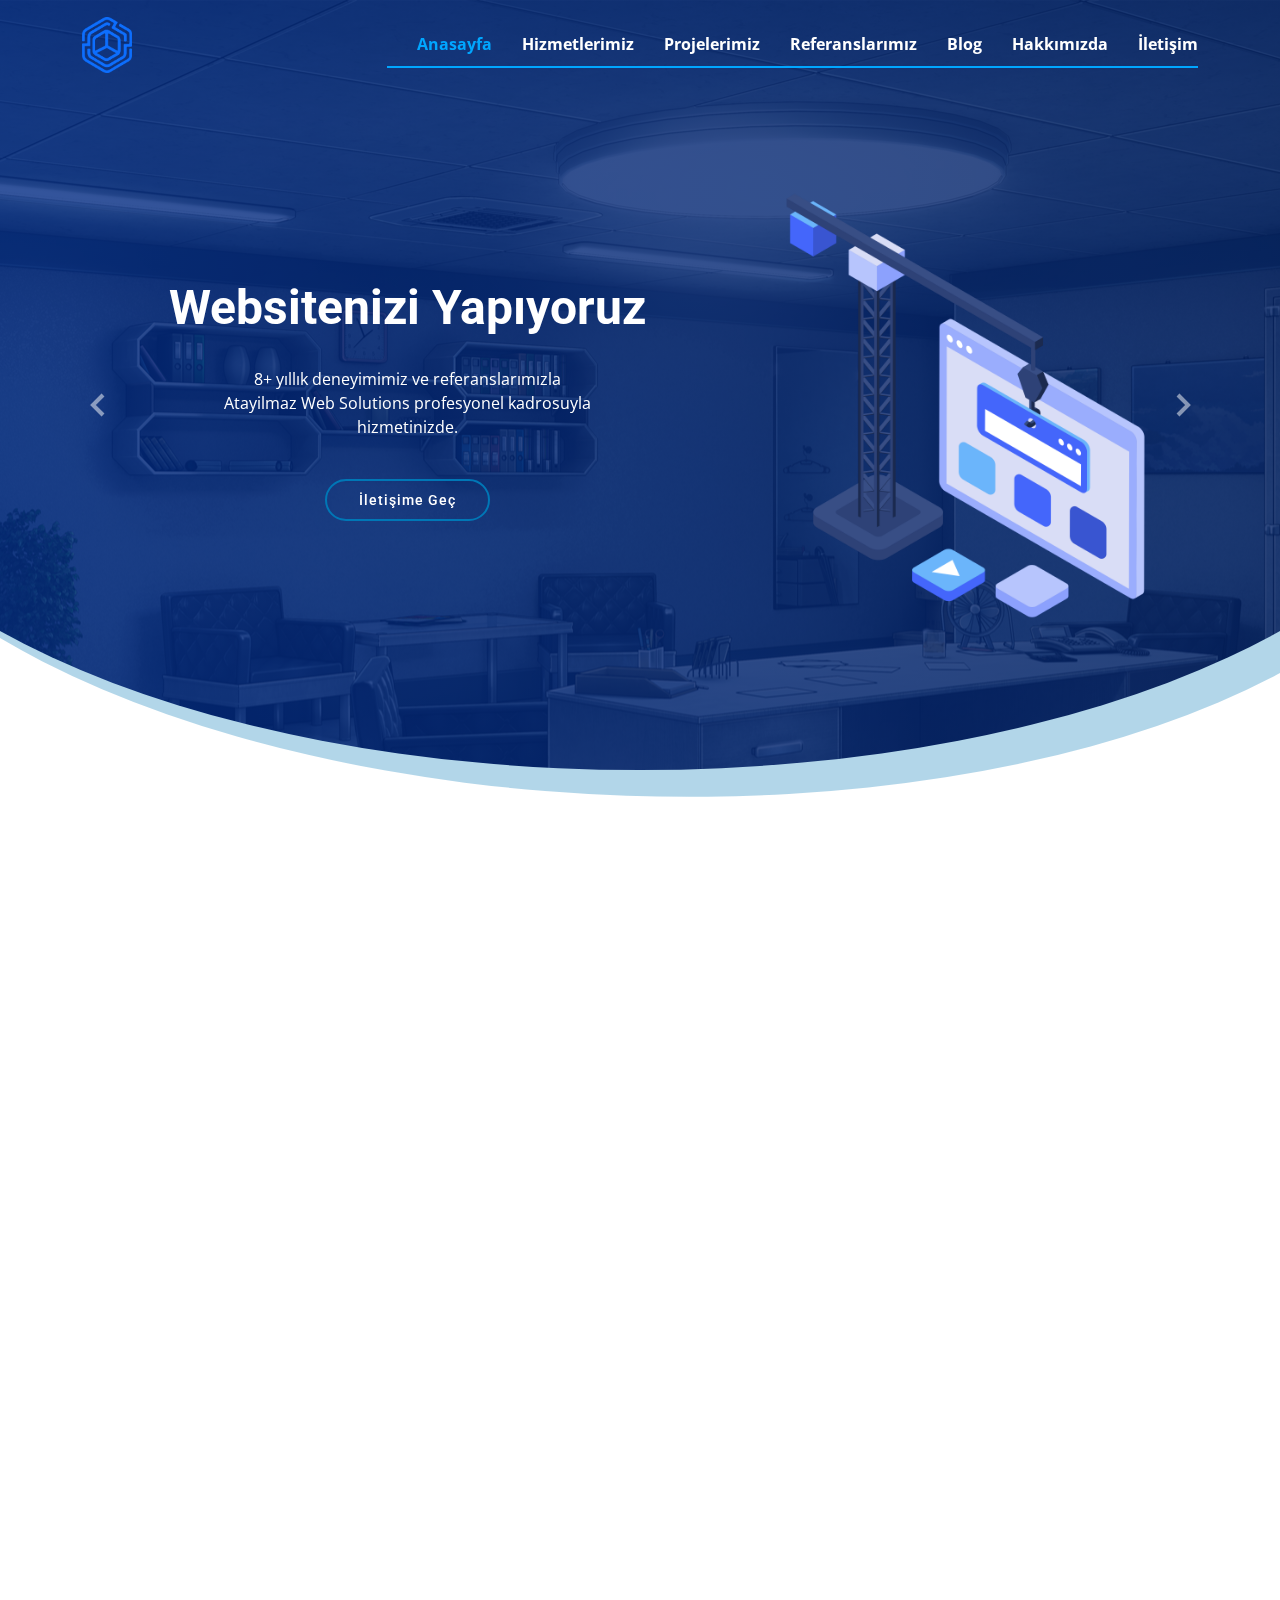
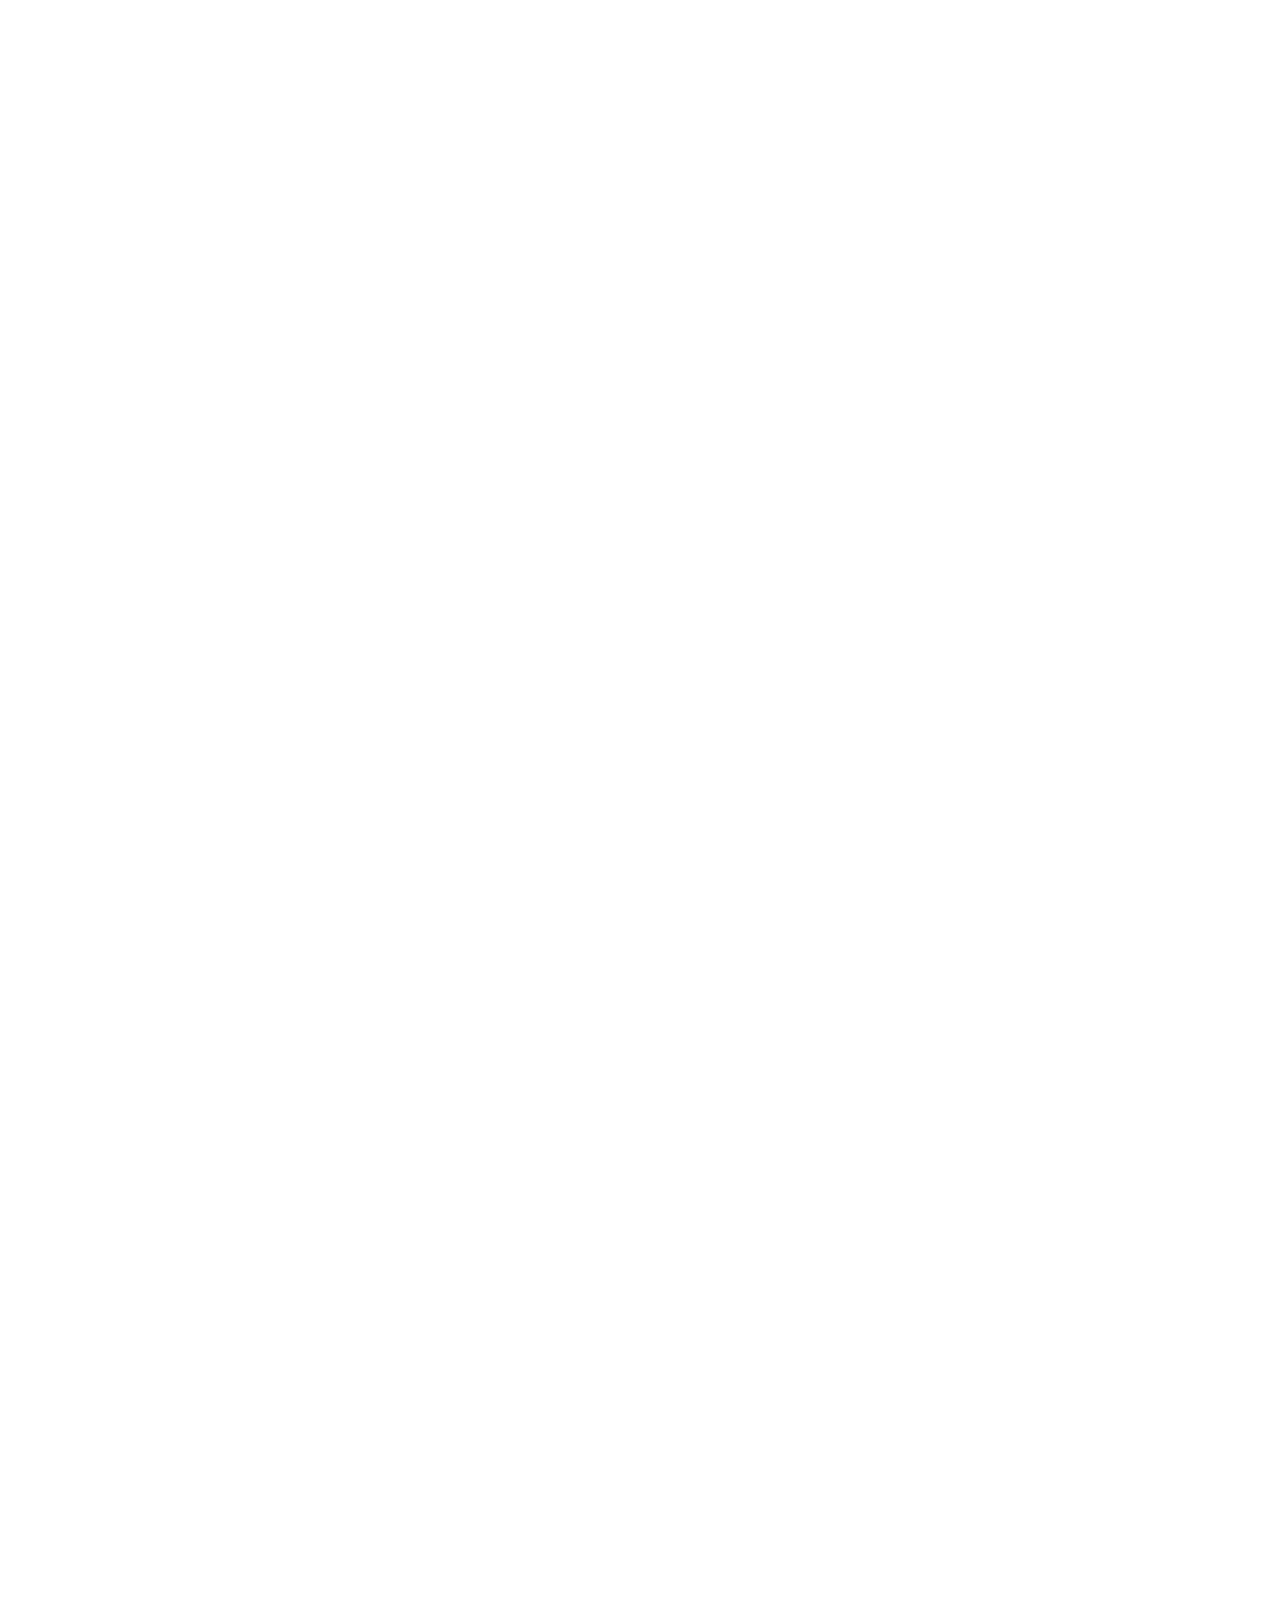
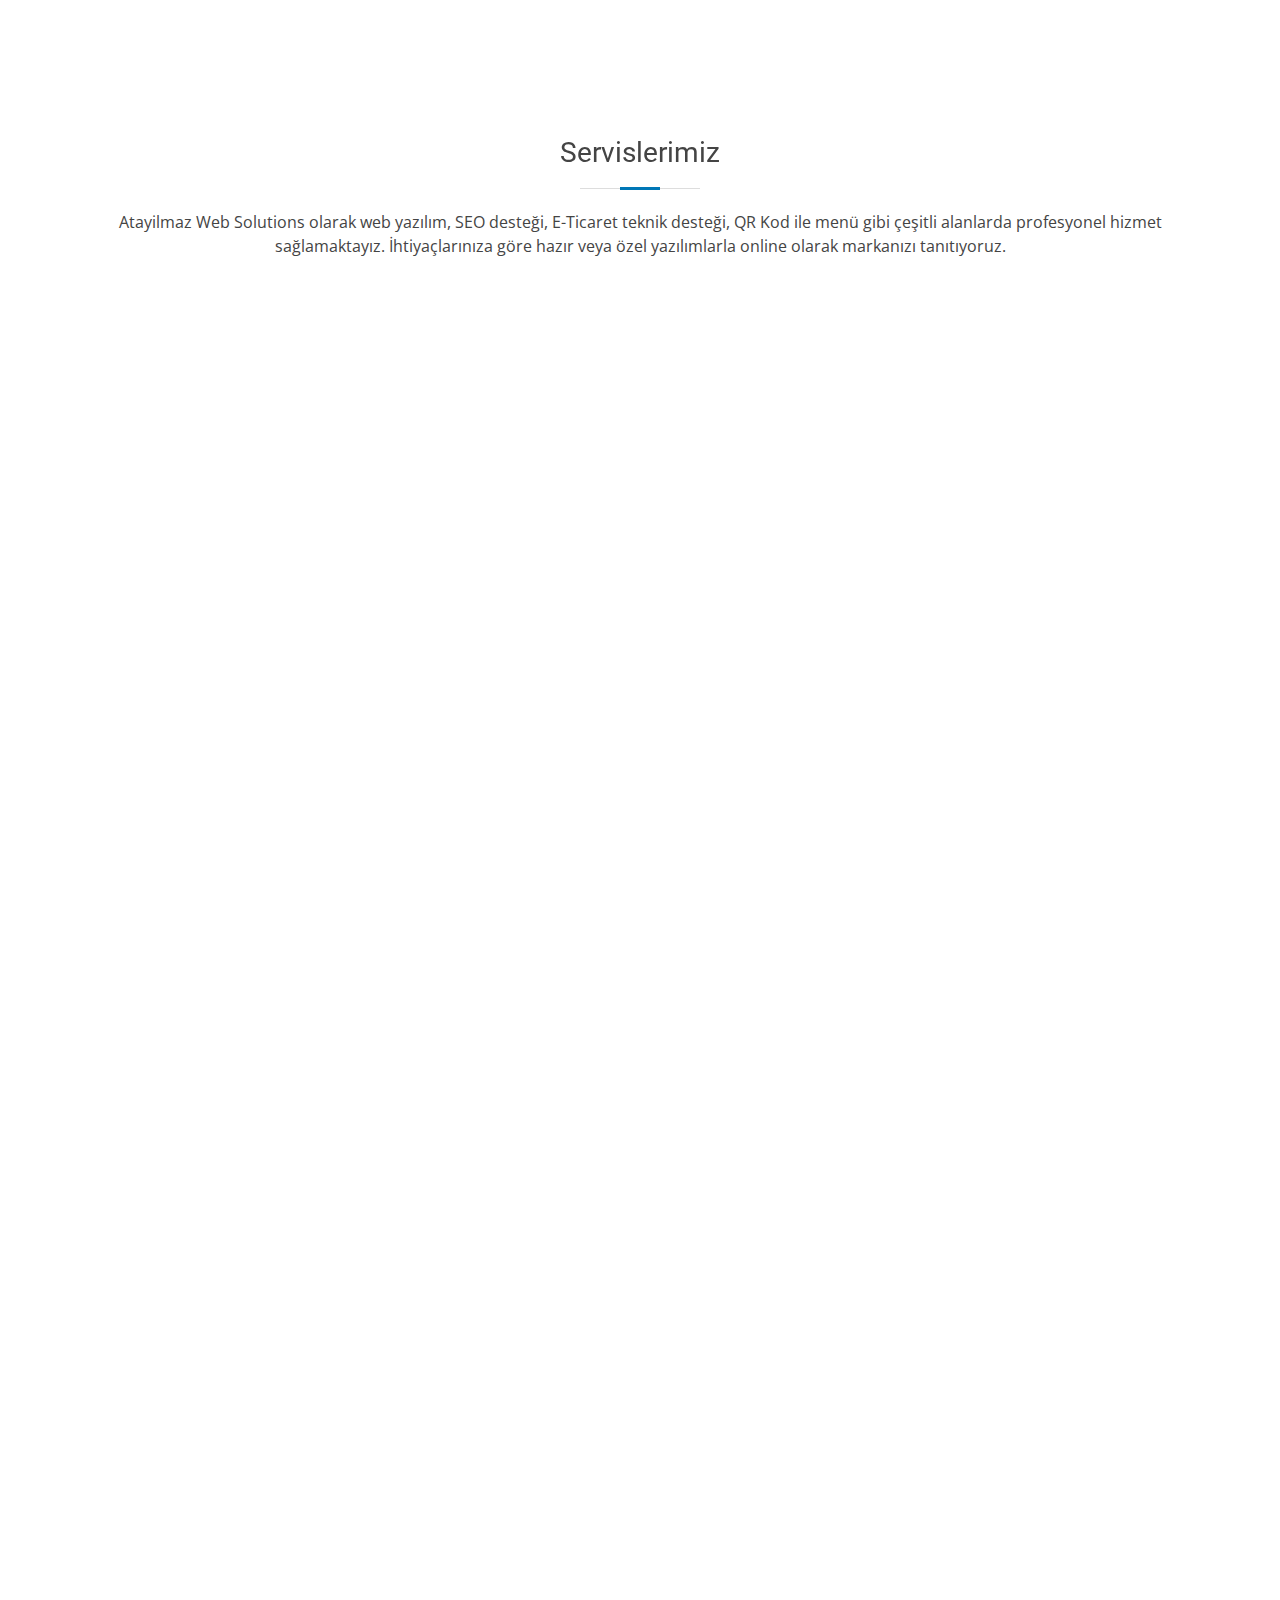
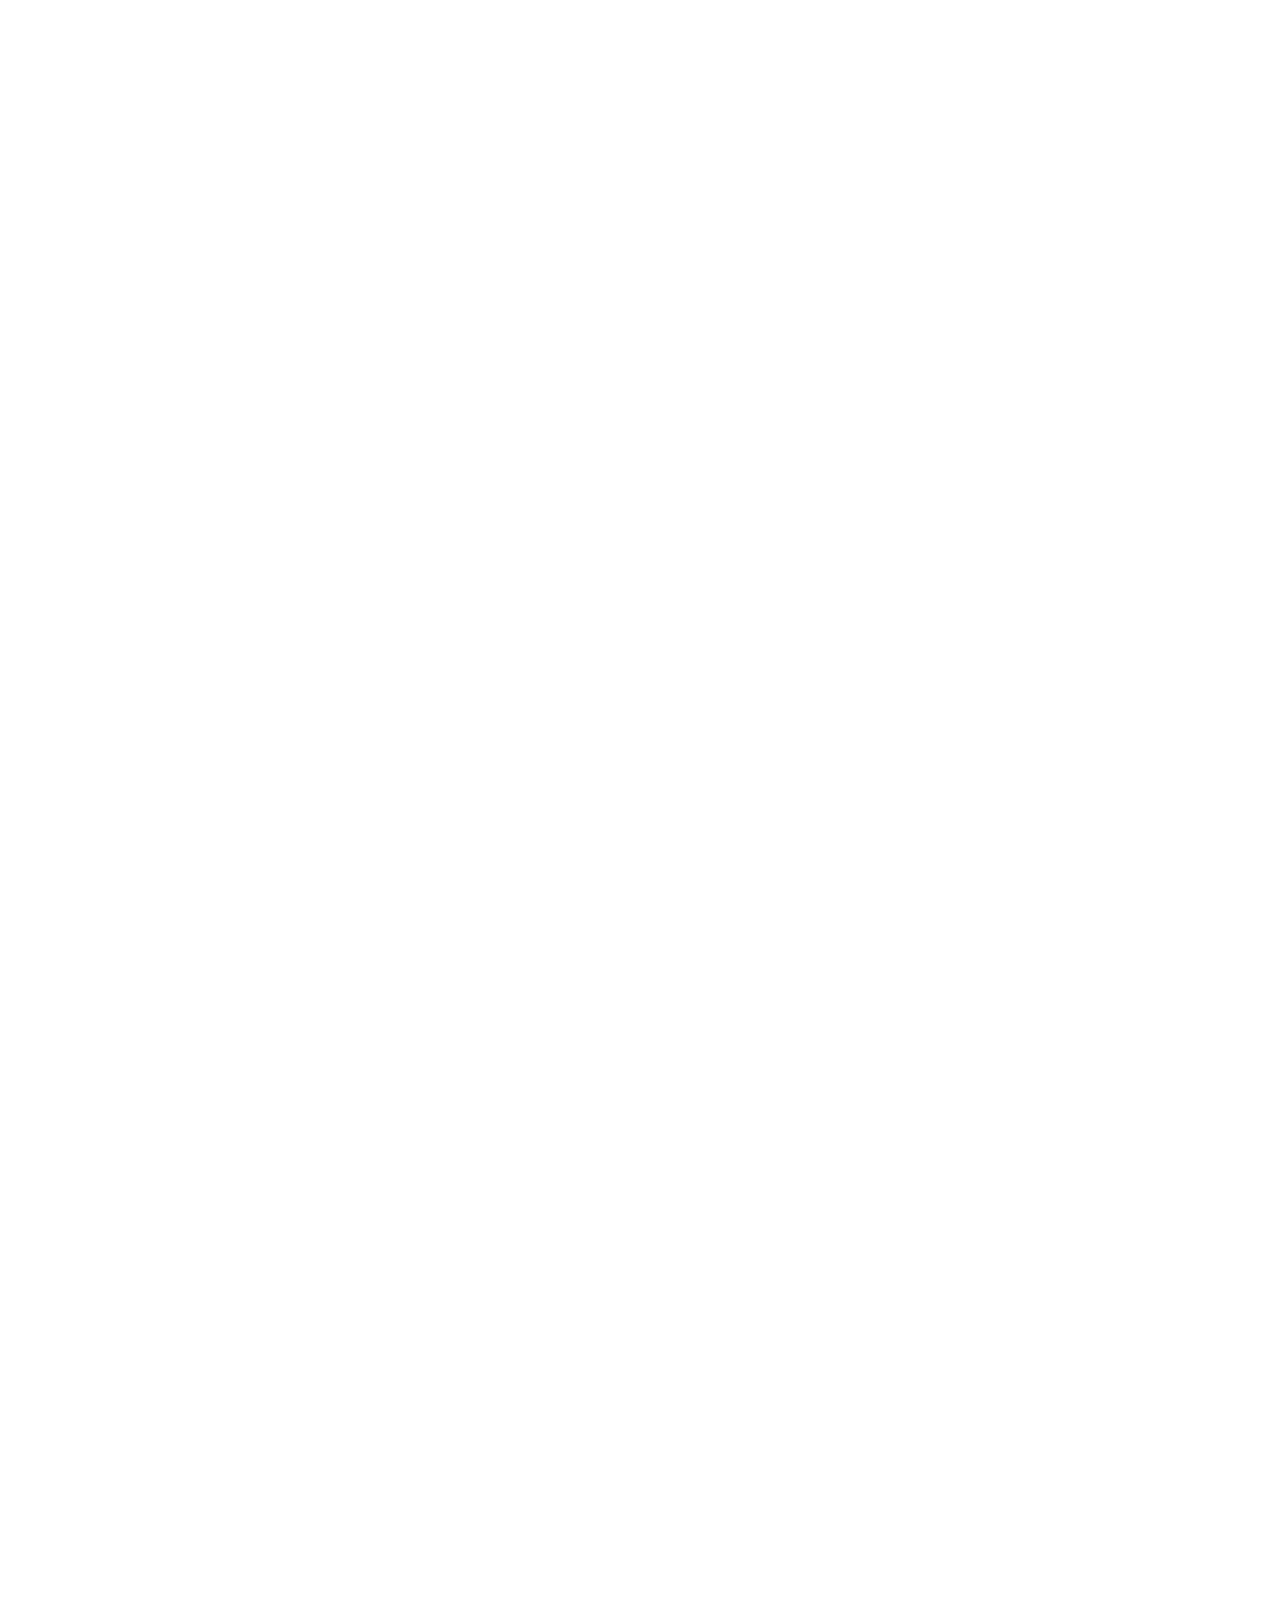
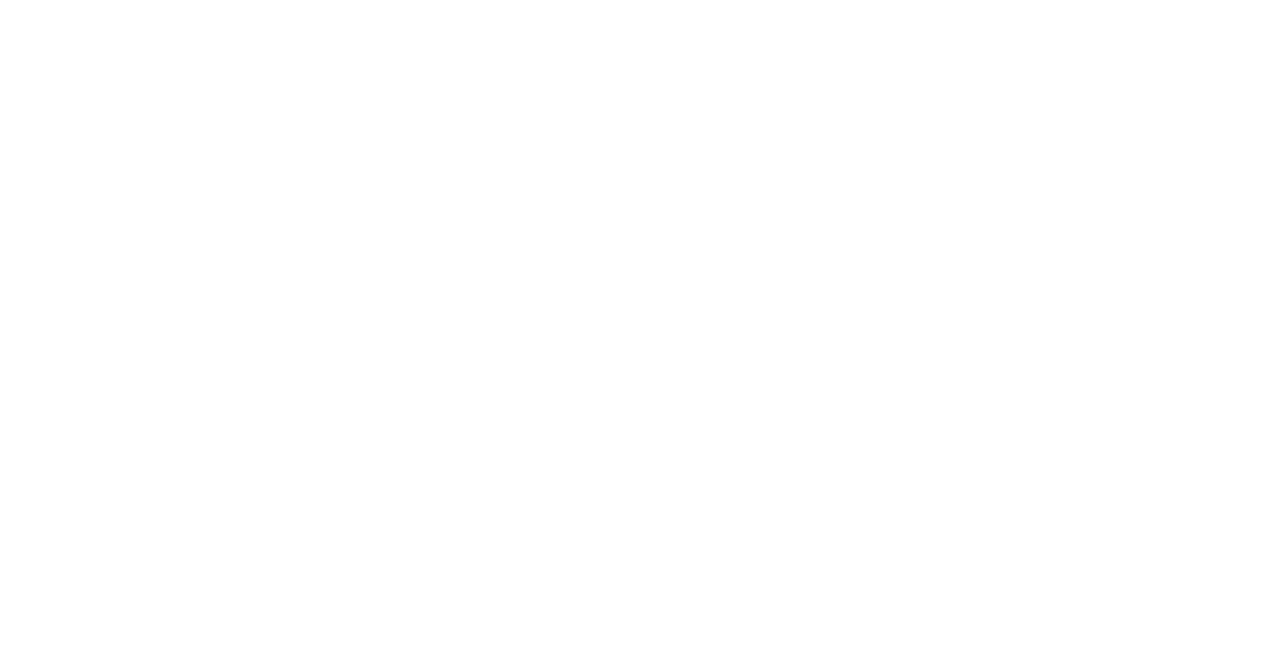
<file: index.html>
<!DOCTYPE html>
<html lang="en">

<head>
  <meta charset="utf-8">
  <meta content="width=device-width, initial-scale=1.0" name="viewport">

  <title>Anasayfa | Atayilmaz Web Solutions</title>
  <meta content="Atayilmaz Web Solutions, Yazılım Çözümleri" name="description">
  <meta content="Yazılım, Website, SEO, Web danışmanlığı, Yazılım şirketi" name="keywords">

  <!-- Favicons -->
  <link href="assets/img/favicon.ico" rel="icon">
  <link href="assets/img/apple-touch-icon.png" rel="apple-touch-icon">

  <!-- Google Fonts -->
  <link
    href="https://fonts.googleapis.com/css?family=Open+Sans:300,300i,400,400i,600,600i,700,700i|Roboto:300,300i,400,400i,500,500i,700,700i&display=swap"
    rel="stylesheet">

  <!-- Vendor CSS Files -->
  <link href="assets/vendor/animate.css/animate.min.css" rel="stylesheet">
  <link href="assets/vendor/aos/aos.css" rel="stylesheet">
  <link href="assets/vendor/bootstrap/css/bootstrap.min.css" rel="stylesheet">
  <link href="assets/vendor/bootstrap-icons/bootstrap-icons.css" rel="stylesheet">
  <link href="assets/vendor/boxicons/css/boxicons.min.css" rel="stylesheet">
  <link href="assets/vendor/glightbox/css/glightbox.min.css" rel="stylesheet">
  <link href="assets/vendor/swiper/swiper-bundle.min.css" rel="stylesheet">

  <!-- Template Main CSS File -->
  <link href="assets/css/style.css" rel="stylesheet">

  <!-- =======================================================
  * Template Name: Moderna
  * Updated: May 30 2023 with Bootstrap v5.3.0
  * Template URL: https://bootstrapmade.com/free-bootstrap-template-corporate-moderna/
  * Author: BootstrapMade.com
  * License: https://bootstrapmade.com/license/
  ======================================================== -->
</head>

<body>

  <!-- ======= Header ======= -->
  <header id="header" class="fixed-top d-flex align-items-center header-transparent">
    <div class="container d-flex justify-content-between align-items-center">

      <div class="">
          <a href="index.html">
            <img src="./assets/img/logo.png" alt="Atayilmaz Web Solutions" width="50" />
          </a>
      </div>

      <nav id="navbar" class="navbar">
        <ul>
          <li><a class="active" href="index.html">Anasayfa</a></li>
          <li><a href="about.html">Hizmetlerimiz</a></li>
          <li><a href="services.html">Projelerimiz</a></li>
          <li><a href="portfolio.html">Referanslarımız</a></li>
          <li><a href="team.html">Blog</a></li>
          <li><a href="blog.html">Hakkımızda</a></li>
          <li><a href="contact.html">İletişim</a></li>
        </ul>
        <i class="bi bi-list mobile-nav-toggle"></i>
      </nav><!-- .navbar -->

    </div>
  </header><!-- End Header -->

  <!-- ======= Hero Section ======= -->
  <section id="hero" class="d-flex justify-cntent-center align-items-center">
    <div id="heroCarousel" class="container carousel carousel-fade" data-bs-ride="carousel" data-bs-interval="5000">

      <!-- Slide 1 -->
      <div class="carousel-item active">
        <div class="carousel-container">
          <div class="container">
            <div class="row d-flex align-items-center">
              <div class="col-md-7">
                <h2 class="animate__animated animate__fadeInDown">Websitenizi Yapıyoruz</span></h2>
                <p class="animate__animated animate__fadeInUp">8+ yıllık deneyimimiz ve referanslarımızla Atayilmaz Web
                  Solutions profesyonel kadrosuyla hizmetinizde.</p>
                <a href="" class="btn-get-started animate__animated animate__fadeInUp">İletişime Geç</a>
              </div>
              <div class="col-md-5">
                <img src="assets/img/hero1.png" class="img-fluid"
                  alt="Atayilmaz Web Solutions hizmetlerimiz, yazılım desteği" />
              </div>
            </div>
          </div>
        </div>
      </div>

      <!-- Slide 2 -->
      <div class="carousel-item">
        <div class="carousel-container">
          <div class="container">
            <div class="row d-flex align-items-center">
              <div class="col-md-7">
                <h2 class="animate__animated animate__fadeInDown">Kaliteli Hizmet</span></h2>
                <p class="animate__animated animate__fadeInUp">8+ yıllık deneyimimiz ve referanslarımızla Atayilmaz Web
                  Solutions profesyonel kadrosuyla hizmetinizde.</p>
                <a href="" class="btn-get-started animate__animated animate__fadeInUp">İletişime Geç</a>
              </div>
              <div class="col-md-5 p-5">
                <img src="assets/img/hero2.png" class="img-fluid"
                  alt="Atayilmaz Web Solutions hizmetlerimiz, yazılım desteği" />
              </div>
            </div>
          </div>
        </div>
      </div>

      <!-- Slide 3 -->
      <div class="carousel-item">
        <div class="carousel-container">
          <div class="container">
            <div class="row d-flex align-items-center">
              <div class="col-md-7">
                <h2 class="animate__animated animate__fadeInDown">Müşteri Memnuniyeti</span></h2>
                <p class="animate__animated animate__fadeInUp">8+ yıllık deneyimimiz ve referanslarımızla Atayilmaz Web
                  Solutions profesyonel kadrosuyla hizmetinizde.</p>
                <a href="" class="btn-get-started animate__animated animate__fadeInUp">İletişime Geç</a>
              </div>
              <div class="col-md-5 ">
                <img src="assets/img/hero3.png" class="img-fluid"
                  alt="Atayilmaz Web Solutions hizmetlerimiz, yazılım desteği" />
              </div>
            </div>
          </div>
        </div>
      </div>

      <a class="carousel-control-prev" href="#heroCarousel" role="button" data-bs-slide="prev">
        <span class="carousel-control-prev-icon bx bx-chevron-left" aria-hidden="true"></span>
      </a>

      <a class="carousel-control-next" href="#heroCarousel" role="button" data-bs-slide="next">
        <span class="carousel-control-next-icon bx bx-chevron-right" aria-hidden="true"></span>
      </a>

    </div>
  </section><!-- End Hero -->

  <main id="main">
    <!-- ======= Ideasoft Section ======= -->
    <section class="about" id="ideasoft" data-aos="fade-up">
      <div class="container">
        <div class="row">
          <div class="col-lg-6">
            <img src="assets/img/ideasoft.png" class="img-fluid" alt="">
          </div>
          <div class="col-lg-6 pt-4 pt-lg-0">
            <h3>Resmi İdeasoft Bayisiyiz.</h3>
            <p class="fst-italic">
              IdeaSoft, web ve mobil tabanlı yazılım çözümleri sunmayı ilke edinmiş Türkiye'nin lider e-ticaret altyapı sağlayıcısıdır. Firmamız 
              Türkiye'de lider konumunda olan İdeasoft bayisidir.
            </p>
            <ul>
              <li><i class="bi bi-check2-circle"></i> Kaliteli e-ticaret garantisi </li>
              <li><i class="bi bi-check2-circle"></i> 35.000+ den fazla referans</li>
              <li><i class="bi bi-check2-circle"></i> Türkiyenin önde gelen e-ticaret pazar yeri sağlayıcısı</li>
            </ul>
            <p>
              İdeasoft bayiliği ile sorunsuz ve garantili e-ticaret hizmeti sunmaktan gurur duyuyoruz. Kaliteli, hızlı ve 7/24 destek ile Atayilmaz Web Solutions 
              firmamızla İdeasoft kalitesiyle hizmet vermekteyiz.
            </p>
          </div>
        </div>
      </div>
    </section><!-- End Ideasoft Section -->

    <!-- ======= Services Section ======= -->
    <section class="services">
      <div class="container">

        <div class="row">
          <div class="col-md-6 col-lg-3 d-flex align-items-stretch" data-aos="fade-up">
            <div class="icon-box icon-box-pink">
              <div class="icon "><i class=" bx bxl-internet-explorer"></i></div>
              <h4 class="title"><a href="">Web Yazılımı</a></h4>
              <p class="description">Voluptatum deleniti atque corrupti quos dolores et quas molestias excepturi sint
                occaecati cupiditate non provident</p>
            </div>
          </div>

          <div class="col-md-6 col-lg-3 d-flex align-items-stretch" data-aos="fade-up" data-aos-delay="100">
            <div class="icon-box icon-box-cyan">
              <div class="icon"><i class="bx bx-search"></i></div>
              <h4 class="title"><a href="">SEO Danışmanlığı</a></h4>
              <p class="description">Duis aute irure dolor in reprehenderit in voluptate velit esse cillum dolore eu
                fugiat nulla pariatur</p>
            </div>
          </div>

          <div class="col-md-6 col-lg-3 d-flex align-items-stretch" data-aos="fade-up" data-aos-delay="200">
            <div class="icon-box icon-box-green">
              <div class="icon"><i class="bx bxl-wordpress"></i></div>
              <h4 class="title"><a href="">Wordpress</a></h4>
              <p class="description">Excepteur sint occaecat cupidatat non proident, sunt in culpa qui officia deserunt
                mollit anim id est laborum</p>
            </div>
          </div>

          <div class="col-md-6 col-lg-3 d-flex align-items-stretch" data-aos="fade-up" data-aos-delay="200">
            <div class="icon-box icon-box-blue">
              <div class="icon"><i class="bx bx-cart"></i></div>
              <h4 class="title"><a href="">Opencart</a></h4>
              <p class="description">At vero eos et accusamus et iusto odio dignissimos ducimus qui blanditiis
                praesentium voluptatum deleniti atque</p>
            </div>
          </div>

          <div class="col-md-6 col-lg-3 d-flex align-items-stretch" data-aos="fade-up" data-aos-delay="200">
            <div class="icon-box icon-box-pink">
              <div class="icon"><i class="bx bx-tachometer"></i></div>
              <h4 class="title"><a href="">Performans Optimizasyonu</a></h4>
              <p class="description">At vero eos et accusamus et iusto odio dignissimos ducimus qui blanditiis
                praesentium voluptatum deleniti atque</p>
            </div>
          </div>

          <div class="col-md-6 col-lg-3 d-flex align-items-stretch" data-aos="fade-up" data-aos-delay="200">
            <div class="icon-box icon-box-cyan">
              <div class="icon"><i class="bx bx-world"></i></div>
              <h4 class="title"><a href="">Opencart - Wordpress Panel Eğitimleri</a></h4>
              <p class="description">Excepteur sint occaecat cupidatat non proident, sunt in culpa qui officia deserunt
                mollit anim id est laborum</p>
            </div>
          </div>

          <div class="col-md-6 col-lg-3 d-flex align-items-stretch" data-aos="fade-up" data-aos-delay="200">
            <div class="icon-box icon-box-green">
              <div class="icon"><i class="bx  bx-paint-roll"></i></div>
              <h4 class="title"><a href="">Sitenize Özgün Tasarım</a></h4>
              <p class="description">Excepteur sint occaecat cupidatat non proident, sunt in culpa qui officia deserunt
                mollit anim id est laborum</p>
            </div>
          </div>

          <div class="col-md-6 col-lg-3 d-flex align-items-stretch" data-aos="fade-up" data-aos-delay="200">
            <div class="icon-box icon-box-blue">
              <div class="icon"><i class="bx bxs-shopping-bag-alt"></i></div>
              <h4 class="title"><a href="">E-Ticaret Danışmanlığı</a></h4>
              <p class="description">Excepteur sint occaecat cupidatat non proident, sunt in culpa qui officia deserunt
                mollit anim id est laborum</p>
            </div>
          </div>

        </div>

      </div>
    </section><!-- End Services Section -->

    <!-- ======= Why Us Section ======= -->
    <section class="why-us section-bg" data-aos="fade-up" date-aos-delay="200">
      <div class="container">

        <div class="row">
          <div class="col-lg-6 d-flex align-items-center">
            <img src="assets/img/services.png" class="img-fluid" alt="">

          </div>

          <div class="col-lg-6 d-flex flex-column justify-content-center p-5">

            <div class="icon-box">
              <div class="icon"><i class="bx bx-badge-check"></i></div>
              <h4 class="title"><a href="">Kalite</a></h4>
              <p class="description">Voluptatum deleniti atque corrupti quos dolores et quas molestias excepturi sint
                occaecati cupiditate non provident</p>
            </div>
            <div class="icon-box">
              <div class="icon"><i class="bx bx-badge-check"></i></div>
              <h4 class="title"><a href="">Performans</a></h4>
              <p class="description">Voluptatum deleniti atque corrupti quos dolores et quas molestias excepturi sint
                occaecati cupiditate non provident</p>
            </div>
            <div class="icon-box">
              <div class="icon"><i class="bx bx-badge-check"></i></div>
              <h4 class="title"><a href="">Güvenlik</a></h4>
              <p class="description">Voluptatum deleniti atque corrupti quos dolores et quas molestias excepturi sint
                occaecati cupiditate non provident</p>
            </div>
            <div class="icon-box">
              <div class="icon"><i class="bx bx-badge-check"></i></div>
              <h4 class="title"><a href="">Sürdürülebilirlik</a></h4>
              <p class="description">Voluptatum deleniti atque corrupti quos dolores et quas molestias excepturi sint
                occaecati cupiditate non provident</p>
            </div>

            <div class="icon-box">
              <div class="icon"><i class="bx bx-badge-check"></i></div>
              <h4 class="title"><a href="">Güncel Teknoloji</a></h4>
              <p class="description">At vero eos et accusamus et iusto odio dignissimos ducimus qui blanditiis
                praesentium voluptatum deleniti atque</p>
            </div>

          </div>
        </div>

      </div>
    </section><!-- End Why Us Section -->

    <!-- ======= Features Section ======= -->
    <section class="features">
      <div class="container">

        <div class="section-title">
          <h2>Servislerimiz</h2>
          <p>Atayilmaz Web Solutions olarak web yazılım, SEO desteği, E-Ticaret teknik desteği, QR Kod ile menü gibi çeşitli alanlarda profesyonel hizmet sağlamaktayız.

            İhtiyaçlarınıza göre hazır veya özel yazılımlarla online olarak markanızı tanıtıyoruz.
          </p>
        </div>

        <div class="row" data-aos="fade-up">
          <div class="col-md-5">
            <img src="assets/img/services1.png" class="img-fluid" alt="">
          </div>
          <div class="col-md-7 pt-4">
            <h3>QR Kod İle Menü İnceleme</h3>
            <p class="fst-italic">
             QR Kod ile artık menü masraflarınızı minimuma indirebilirsiniz. Sadece QR Kod okutarak daha modern bir görünümle menülerinizi müşterilerinize sunabilirsiniz
            </p>
            <ul>
              <li><i class="bi bi-check"></i> Responsive menü tasarımı ile her cihazda başarılı görünüm </li>
              <li><i class="bi bi-check"></i> Logolu QR Kod şablonları </li>
              <li><i class="bi bi-check"></i> QR için markanıza özel tasarımlar </li>
            </ul>
          </div>
        </div>
        <div class="row" data-aos="fade-up">
          <div class="col-md-5 order-1 order-md-2">
            <img src="assets/img/services2.png" class="img-fluid" alt="">
          </div>
          <div class="col-md-7 pt-5 order-2 order-md-1">
            <h3>Emlak, Çekici, Evden Eve Taşıma Gibi Firmalarınız İçin Tanıtım Sitesi</h3>
            <p class="fst-italic">
             Firmanızı öne çıkaracak, doğrudan whatsapp, telegram gibi uygulamalarla müşterilerinizi size ulaşmasını sağlayacağız.
            </p>
            <p>
              <ul>
                <li><i class="bi bi-check"></i> Firmanız tarayıcılarda en üst sıralarda gözükür </li>
                <li><i class="bi bi-check"></i> +12 SEO dostu tanıtım yazısı bizden </li>
                <li><i class="bi bi-check"></i> Whatsapp ve Telegram entegrasyonuyla müşterilerinize kolaylıkla erişin </li>
                <li><i class="bi bi-check"></i> Hazır veya Döküm tasarımlarla özgün sitenizi oluşturuyoruz </li>
                <li><i class="bi bi-check"></i> <b>100</b> üzerinden <b>75</b> üzeri performans garantisi veriyoruz (Google Insight ölçümü yapılacak) </li>
              </ul>
            </p>
          </div>
        </div>
        <div class="row" data-aos="fade-up">
          <div class="col-md-5">
            <img src="assets/img/services3.png" class="img-fluid" alt="">
          </div>
          <div class="col-md-7 pt-5">
            <h3>Opencart ile E-Ticaret</h3>
            <p class="fst-italic">
            E-Ticaret için open-cart modülünü kurup gerekli post,kargo entegrasyonlarını yapıyor ve e-ticaret sürecinizi başlatıyoruz
             </p>
            <ul>
              <li><i class="bi bi-check"></i> Opencart tema ve tasarım seçilir </li>
              <li><i class="bi bi-check"></i> Domain & Hosting alınır ve opencart kurulumu yapılır </li>
              <li><i class="bi bi-check"></i> Tema, Ödeme, Kargo, Dil eklentileri kurulur</li>
              <li><i class="bi bi-check"></i> Kurulumlardan sonra panel ve süreç eğitimi verilir </li>
              <li><i class="bi bi-check"></i> Satış esnasında 7/24 canlı destek için hizmetinizdeyiz </li>
            </ul>
          </div>
        </div>
        <div class="row" data-aos="fade-up">
          <div class="col-md-5 order-1 order-md-2">
            <img src="assets/img/services4.png" class="img-fluid" alt="">
          </div>
          <div class="col-md-7 pt-5 order-2 order-md-1">
            <h3>Randevu Yönetim Scripti</h3>
            <p class="fst-italic">
              Müşterilerinizin randevularını kolaylıkla yönetebileceğiniz ileri seviye bir randevu scripti ile randevu yönetimini kolaylaştırın.
            </p>
            <ul>
              <li><i class="bi bi-check"></i> İş sürecinize uygun randevu sistemi scripte entegre edilir </li>
              <li><i class="bi bi-check"></i> Firmanıza göre özelleştirilmiş özgün tasarımlı randevu scripti kurulur </li>
              <li><i class="bi bi-check"></i> Authentication modülü ile sadece Admin & Çalışan giriş yapıp aksiyon alabilir</li>
              <li><i class="bi bi-check"></i> Randevularınızı oluşturup, düzenleyip, detayları açıp, yazdırıp güncelleyebilirsiniz. </li>
              <li><i class="bi bi-check"></i> Gelişmiş arama seçenekleri ile belli tarihler arasındaki randevuları görüntüleyebilirsiniz </li>
              <li><i class="bi bi-check"></i> Modern sıralama yöntemleri ile randevularınızı daha kolay yönetebilirsiniz </li>
            </ul>
          </div>
        </div>
        <div class="row" data-aos="fade-up">
          <div class="col-md-5">
            <img src="assets/img/services5.png" class="img-fluid" alt="">
          </div>
          <div class="col-md-7 pt-5">
            <h3>Wordpress - Woocommerce ile E-Ticaret</h3>
            <p class="fst-italic">
            E-Ticaret için open-cart modülünü kurup gerekli post,kargo entegrasyonlarını yapıyor ve e-ticaret sürecinizi başlatıyoruz
             </p>
            <ul>
              <li><i class="bi bi-check"></i> Opencart tema ve tasarım seçilir </li>
              <li><i class="bi bi-check"></i> Domain & Hosting alınır ve opencart kurulumu yapılır </li>
              <li><i class="bi bi-check"></i> Tema, Ödeme, Kargo, Dil eklentileri kurulur</li>
              <li><i class="bi bi-check"></i> Kurulumlardan sonra panel ve süreç eğitimi verilir </li>
              <li><i class="bi bi-check"></i> Satış esnasında 7/24 canlı destek için hizmetinizdeyiz </li>
            </ul>
          </div>
        </div>
        <div class="row" data-aos="fade-up">
          <div class="col-md-5 order-1 order-md-2">
            <img src="assets/img/services6.png" class="img-fluid" alt="">
          </div>
          <div class="col-md-7 pt-5 order-2 order-md-1">
            <h3>Sipariş Yönetim Scripti</h3>
            <p class="fst-italic">
              Müşterilerinizin randevularını kolaylıkla yönetebileceğiniz ileri seviye bir randevu scripti ile randevu yönetimini kolaylaştırın.
            </p>
            <ul>
              <li><i class="bi bi-check"></i> İş sürecinize uygun randevu sistemi scripte entegre edilir </li>
              <li><i class="bi bi-check"></i> Firmanıza göre özelleştirilmiş özgün tasarımlı randevu scripti kurulur </li>
              <li><i class="bi bi-check"></i> Authentication modülü ile sadece Admin & Çalışan giriş yapıp aksiyon alabilir</li>
              <li><i class="bi bi-check"></i> Randevularınızı oluşturup, düzenleyip, detayları açıp, yazdırıp güncelleyebilirsiniz. </li>
              <li><i class="bi bi-check"></i> Gelişmiş arama seçenekleri ile belli tarihler arasındaki randevuları görüntüleyebilirsiniz </li>
              <li><i class="bi bi-check"></i> Modern sıralama yöntemleri ile randevularınızı daha kolay yönetebilirsiniz </li>
            </ul>
          </div>
        </div>
     
      </div>
    </section><!-- End Features Section -->

  </main><!-- End #main -->

  <!-- ======= Footer ======= -->
  <footer id="footer" data-aos="fade-up" data-aos-easing="ease-in-out" data-aos-duration="500">

    <div class="footer-newsletter">
      <div class="container">
        <div class="row">
          <div class="col-lg-6">
            <h4>Our Newsletter</h4>
            <p>Tamen quem nulla quae legam multos aute sint culpa legam noster magna</p>
          </div>
          <div class="col-lg-6">
            <form action="" method="post">
              <input type="email" name="email"><input type="submit" value="Subscribe">
            </form>
          </div>
        </div>
      </div>
    </div>

    <div class="footer-top">
      <div class="container">
        <div class="row">

          <div class="col-lg-3 col-md-6 footer-links">
            <h4>Useful Links</h4>
            <ul>
              <li><i class="bx bx-chevron-right"></i> <a href="#">Home</a></li>
              <li><i class="bx bx-chevron-right"></i> <a href="#">About us</a></li>
              <li><i class="bx bx-chevron-right"></i> <a href="#">Services</a></li>
              <li><i class="bx bx-chevron-right"></i> <a href="#">Terms of service</a></li>
              <li><i class="bx bx-chevron-right"></i> <a href="#">Privacy policy</a></li>
            </ul>
          </div>

          <div class="col-lg-3 col-md-6 footer-links">
            <h4>Our Services</h4>
            <ul>
              <li><i class="bx bx-chevron-right"></i> <a href="#">Web Design</a></li>
              <li><i class="bx bx-chevron-right"></i> <a href="#">Web Development</a></li>
              <li><i class="bx bx-chevron-right"></i> <a href="#">Product Management</a></li>
              <li><i class="bx bx-chevron-right"></i> <a href="#">Marketing</a></li>
              <li><i class="bx bx-chevron-right"></i> <a href="#">Graphic Design</a></li>
            </ul>
          </div>

          <div class="col-lg-3 col-md-6 footer-contact">
            <h4>Contact Us</h4>
            <p>
              A108 Adam Street <br>
              New York, NY 535022<br>
              United States <br><br>
              <strong>Phone:</strong> +1 5589 55488 55<br>
              <strong>Email:</strong> info@example.com<br>
            </p>

          </div>

          <div class="col-lg-3 col-md-6 footer-info">
            <h3>About Moderna</h3>
            <p>Cras fermentum odio eu feugiat lide par naso tierra. Justo eget nada terra videa magna derita valies
              darta donna mare fermentum iaculis eu non diam phasellus.</p>
            <div class="social-links mt-3">
              <a href="#" class="twitter"><i class="bx bxl-twitter"></i></a>
              <a href="#" class="facebook"><i class="bx bxl-facebook"></i></a>
              <a href="#" class="instagram"><i class="bx bxl-instagram"></i></a>
              <a href="#" class="linkedin"><i class="bx bxl-linkedin"></i></a>
            </div>
          </div>

        </div>
      </div>
    </div>

    <div class="container">
      <div class="copyright">
        &copy; Copyright <strong><span>Atayilmaz Web Solutions</span></strong>. All Rights Reserved
      </div>
    </div>
  </footer><!-- End Footer -->

  <a href="#" class="back-to-top d-flex align-items-center justify-content-center"><i
      class="bi bi-arrow-up-short"></i></a>

  <!-- Vendor JS Files -->
  <script src="assets/vendor/purecounter/purecounter_vanilla.js"></script>
  <script src="assets/vendor/aos/aos.js"></script>
  <script src="assets/vendor/bootstrap/js/bootstrap.bundle.min.js"></script>
  <script src="assets/vendor/glightbox/js/glightbox.min.js"></script>
  <script src="assets/vendor/isotope-layout/isotope.pkgd.min.js"></script>
  <script src="assets/vendor/swiper/swiper-bundle.min.js"></script>
  <script src="assets/vendor/waypoints/noframework.waypoints.js"></script>
  <script src="assets/vendor/php-email-form/validate.js"></script>

  <!-- Template Main JS File -->
  <script src="assets/js/main.js"></script>

</body>

</html>
</file>
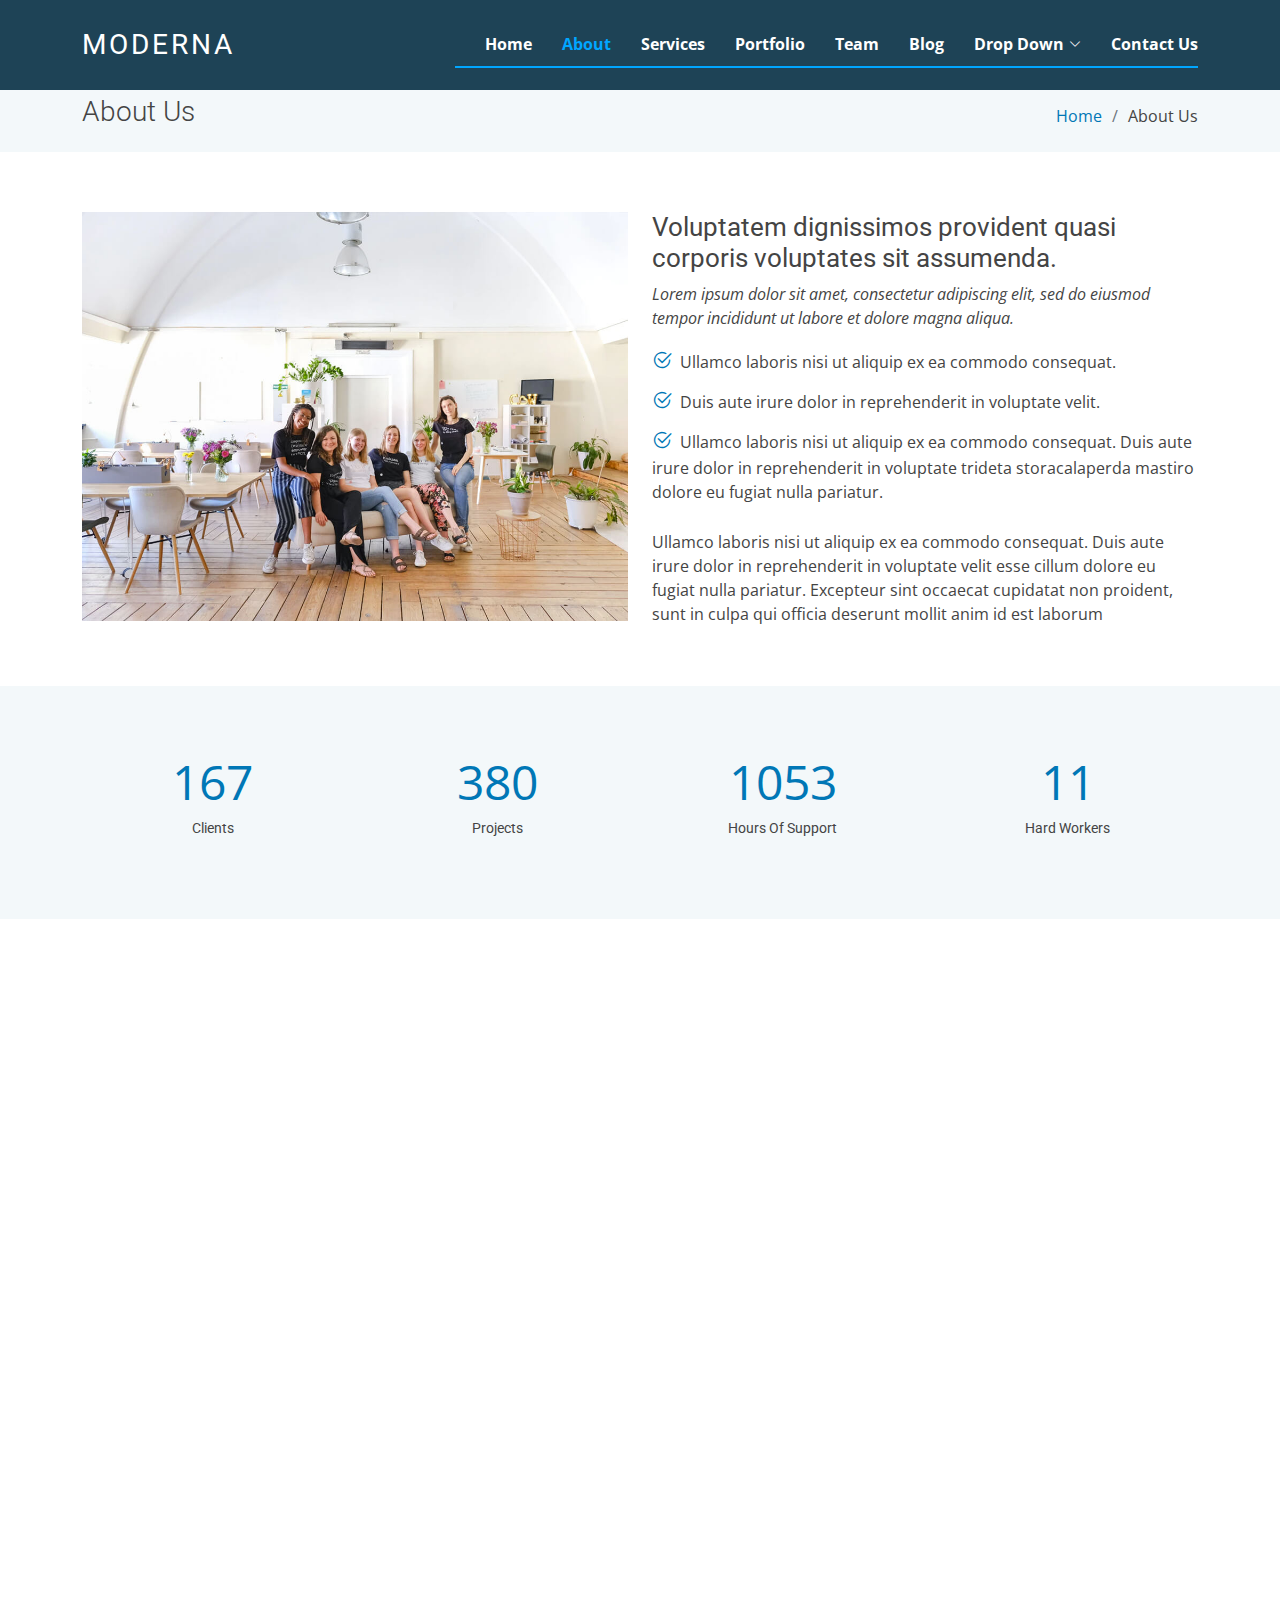
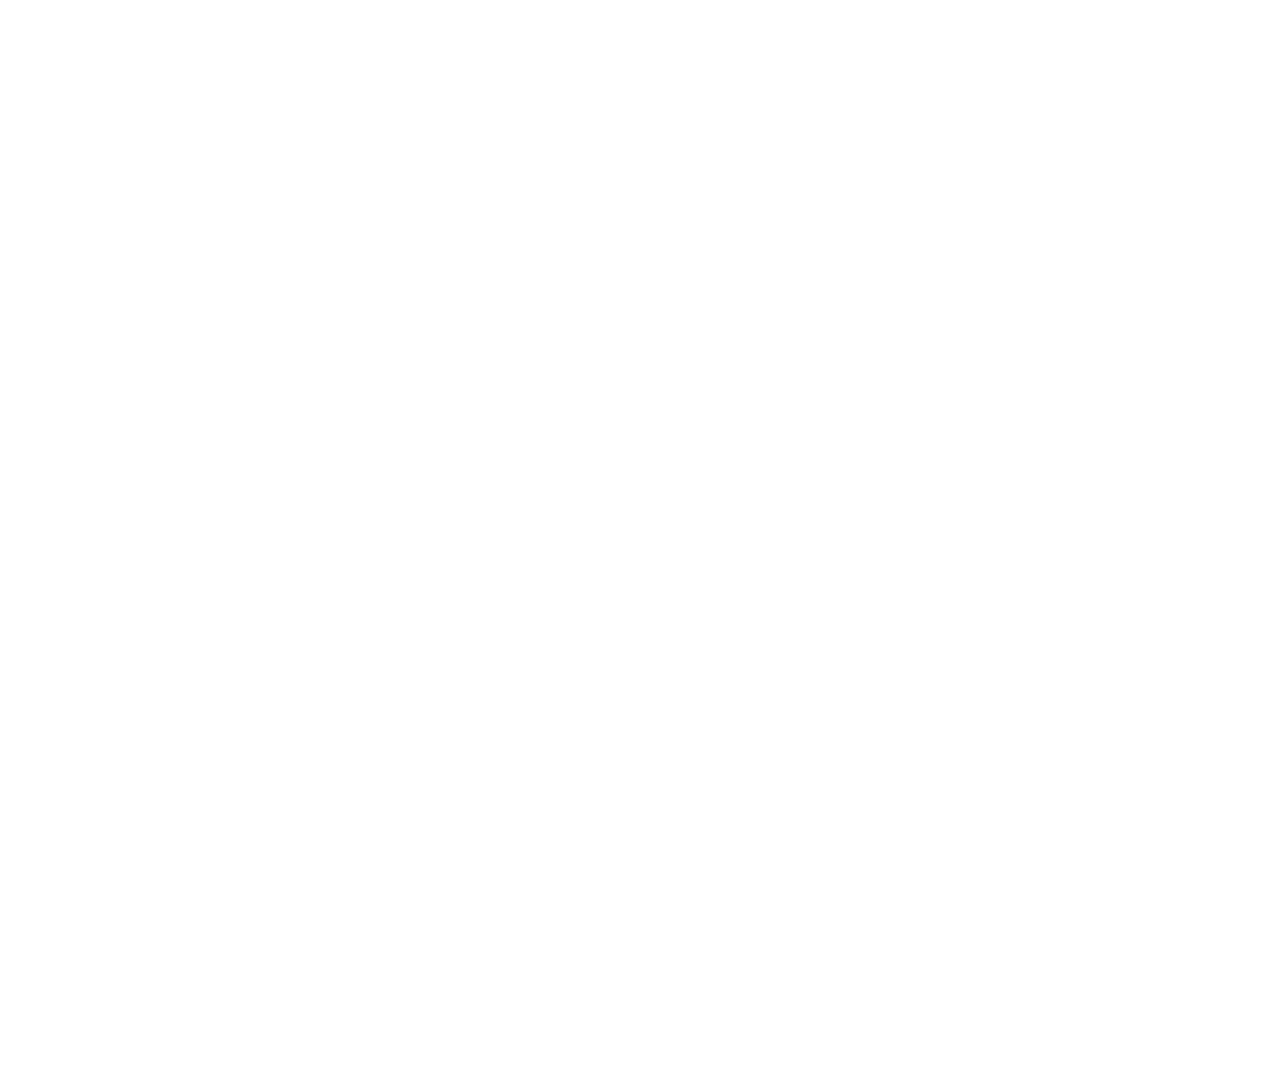
<file: about.html>
<!DOCTYPE html>
<html lang="en">

<head>
  <meta charset="utf-8">
  <meta content="width=device-width, initial-scale=1.0" name="viewport">

  <title>About - Moderna Bootstrap Template</title>
  <meta content="" name="description">
  <meta content="" name="keywords">

  <!-- Favicons -->
  <link href="assets/img/favicon.png" rel="icon">
  <link href="assets/img/apple-touch-icon.png" rel="apple-touch-icon">

  <!-- Google Fonts -->
  <link href="https://fonts.googleapis.com/css?family=Open+Sans:300,300i,400,400i,600,600i,700,700i|Roboto:300,300i,400,400i,500,500i,700,700i&display=swap" rel="stylesheet">

  <!-- Vendor CSS Files -->
  <link href="assets/vendor/animate.css/animate.min.css" rel="stylesheet">
  <link href="assets/vendor/aos/aos.css" rel="stylesheet">
  <link href="assets/vendor/bootstrap/css/bootstrap.min.css" rel="stylesheet">
  <link href="assets/vendor/bootstrap-icons/bootstrap-icons.css" rel="stylesheet">
  <link href="assets/vendor/boxicons/css/boxicons.min.css" rel="stylesheet">
  <link href="assets/vendor/glightbox/css/glightbox.min.css" rel="stylesheet">
  <link href="assets/vendor/swiper/swiper-bundle.min.css" rel="stylesheet">

  <!-- Template Main CSS File -->
  <link href="assets/css/style.css" rel="stylesheet">

  <!-- =======================================================
  * Template Name: Moderna
  * Updated: May 30 2023 with Bootstrap v5.3.0
  * Template URL: https://bootstrapmade.com/free-bootstrap-template-corporate-moderna/
  * Author: BootstrapMade.com
  * License: https://bootstrapmade.com/license/
  ======================================================== -->
</head>

<body>

  <!-- ======= Header ======= -->
  <header id="header" class="fixed-top d-flex align-items-center ">
    <div class="container d-flex justify-content-between align-items-center">

      <div class="logo">
        <h1 class="text-light"><a href="index.html"><span>Moderna</span></a></h1>
        <!-- Uncomment below if you prefer to use an image logo -->
        <!-- <a href="index.html"><img src="assets/img/logo.png" alt="" class="img-fluid"></a>-->
      </div>

      <nav id="navbar" class="navbar">
        <ul>
          <li><a class="" href="index.html">Home</a></li>
          <li><a class="active" href="about.html">About</a></li>
          <li><a href="services.html">Services</a></li>
          <li><a href="portfolio.html">Portfolio</a></li>
          <li><a href="team.html">Team</a></li>
          <li><a href="blog.html">Blog</a></li>
          <li class="dropdown"><a href="#"><span>Drop Down</span> <i class="bi bi-chevron-down"></i></a>
            <ul>
              <li><a href="#">Drop Down 1</a></li>
              <li class="dropdown"><a href="#"><span>Deep Drop Down</span> <i class="bi bi-chevron-right"></i></a>
                <ul>
                  <li><a href="#">Deep Drop Down 1</a></li>
                  <li><a href="#">Deep Drop Down 2</a></li>
                  <li><a href="#">Deep Drop Down 3</a></li>
                  <li><a href="#">Deep Drop Down 4</a></li>
                  <li><a href="#">Deep Drop Down 5</a></li>
                </ul>
              </li>
              <li><a href="#">Drop Down 2</a></li>
              <li><a href="#">Drop Down 3</a></li>
              <li><a href="#">Drop Down 4</a></li>
            </ul>
          </li>
          <li><a href="contact.html">Contact Us</a></li>
        </ul>
        <i class="bi bi-list mobile-nav-toggle"></i>
      </nav><!-- .navbar -->

    </div>
  </header><!-- End Header -->

  <main id="main">

    <!-- ======= About Us Section ======= -->
    <section class="breadcrumbs">
      <div class="container">

        <div class="d-flex justify-content-between align-items-center">
          <h2>About Us</h2>
          <ol>
            <li><a href="index.html">Home</a></li>
            <li>About Us</li>
          </ol>
        </div>

      </div>
    </section><!-- End About Us Section -->

    <!-- ======= About Section ======= -->
    <section class="about" data-aos="fade-up">
      <div class="container">

        <div class="row">
          <div class="col-lg-6">
            <img src="assets/img/about.jpg" class="img-fluid" alt="">
          </div>
          <div class="col-lg-6 pt-4 pt-lg-0">
            <h3>Voluptatem dignissimos provident quasi corporis voluptates sit assumenda.</h3>
            <p class="fst-italic">
              Lorem ipsum dolor sit amet, consectetur adipiscing elit, sed do eiusmod tempor incididunt ut labore et dolore
              magna aliqua.
            </p>
            <ul>
              <li><i class="bi bi-check2-circle"></i> Ullamco laboris nisi ut aliquip ex ea commodo consequat.</li>
              <li><i class="bi bi-check2-circle"></i> Duis aute irure dolor in reprehenderit in voluptate velit.</li>
              <li><i class="bi bi-check2-circle"></i> Ullamco laboris nisi ut aliquip ex ea commodo consequat. Duis aute irure dolor in reprehenderit in voluptate trideta storacalaperda mastiro dolore eu fugiat nulla pariatur.</li>
            </ul>
            <p>
              Ullamco laboris nisi ut aliquip ex ea commodo consequat. Duis aute irure dolor in reprehenderit in voluptate
              velit esse cillum dolore eu fugiat nulla pariatur. Excepteur sint occaecat cupidatat non proident, sunt in
              culpa qui officia deserunt mollit anim id est laborum
            </p>
          </div>
        </div>

      </div>
    </section><!-- End About Section -->

    <!-- ======= Facts Section ======= -->
    <section class="facts section-bg" data-aos="fade-up">
      <div class="container">

        <div class="row counters">

          <div class="col-lg-3 col-6 text-center">
            <span data-purecounter-start="0" data-purecounter-end="232" data-purecounter-duration="1" class="purecounter"></span>
            <p>Clients</p>
          </div>

          <div class="col-lg-3 col-6 text-center">
            <span data-purecounter-start="0" data-purecounter-end="521" data-purecounter-duration="1" class="purecounter"></span>
            <p>Projects</p>
          </div>

          <div class="col-lg-3 col-6 text-center">
            <span data-purecounter-start="0" data-purecounter-end="1463" data-purecounter-duration="1" class="purecounter"></span>
            <p>Hours Of Support</p>
          </div>

          <div class="col-lg-3 col-6 text-center">
            <span data-purecounter-start="0" data-purecounter-end="15" data-purecounter-duration="1" class="purecounter"></span>
            <p>Hard Workers</p>
          </div>

        </div>

      </div>
    </section><!-- End Facts Section -->

    <!-- ======= Our Skills Section ======= -->
    <section class="skills" data-aos="fade-up">
      <div class="container">

        <div class="section-title">
          <h2>Our Skills</h2>
          <p>Magnam dolores commodi suscipit. Necessitatibus eius consequatur ex aliquid fuga eum quidem. Sit sint consectetur velit. Quisquam quos quisquam cupiditate. Et nemo qui impedit suscipit alias ea. Quia fugiat sit in iste officiis commodi quidem hic quas.</p>
        </div>

        <div class="skills-content">

          <div class="progress">
            <div class="progress-bar bg-success" role="progressbar" aria-valuenow="100" aria-valuemin="0" aria-valuemax="100">
              <span class="skill">HTML <i class="val">100%</i></span>
            </div>
          </div>

          <div class="progress">
            <div class="progress-bar bg-info" role="progressbar" aria-valuenow="90" aria-valuemin="0" aria-valuemax="100">
              <span class="skill">CSS <i class="val">90%</i></span>
            </div>
          </div>

          <div class="progress">
            <div class="progress-bar bg-warning" role="progressbar" aria-valuenow="75" aria-valuemin="0" aria-valuemax="100">
              <span class="skill">JavaScript <i class="val">75%</i></span>
            </div>
          </div>

          <div class="progress">
            <div class="progress-bar bg-danger" role="progressbar" aria-valuenow="55" aria-valuemin="0" aria-valuemax="100">
              <span class="skill">Photoshop <i class="val">55%</i></span>
            </div>
          </div>

        </div>

      </div>
    </section><!-- End Our Skills Section -->

    <!-- ======= Tetstimonials Section ======= -->
    <section class="testimonials" data-aos="fade-up">
      <div class="container">

        <div class="section-title">
          <h2>Tetstimonials</h2>
          <p>Magnam dolores commodi suscipit. Necessitatibus eius consequatur ex aliquid fuga eum quidem. Sit sint consectetur velit. Quisquam quos quisquam cupiditate. Et nemo qui impedit suscipit alias ea. Quia fugiat sit in iste officiis commodi quidem hic quas.</p>
        </div>

        <div class="testimonials-carousel swiper">
          <div class="swiper-wrapper">
            <div class="testimonial-item swiper-slide">
              <img src="assets/img/testimonials/testimonials-1.jpg" class="testimonial-img" alt="">
              <h3>Saul Goodman</h3>
              <h4>Ceo &amp; Founder</h4>
              <p>
                <i class="bx bxs-quote-alt-left quote-icon-left"></i>
                Proin iaculis purus consequat sem cure digni ssim donec porttitora entum suscipit rhoncus. Accusantium quam, ultricies eget id, aliquam eget nibh et. Maecen aliquam, risus at semper.
                <i class="bx bxs-quote-alt-right quote-icon-right"></i>
              </p>
            </div>

            <div class="testimonial-item swiper-slide">
              <img src="assets/img/testimonials/testimonials-2.jpg" class="testimonial-img" alt="">
              <h3>Sara Wilsson</h3>
              <h4>Designer</h4>
              <p>
                <i class="bx bxs-quote-alt-left quote-icon-left"></i>
                Export tempor illum tamen malis malis eram quae irure esse labore quem cillum quid cillum eram malis quorum velit fore eram velit sunt aliqua noster fugiat irure amet legam anim culpa.
                <i class="bx bxs-quote-alt-right quote-icon-right"></i>
              </p>
            </div>

            <div class="testimonial-item swiper-slide">
              <img src="assets/img/testimonials/testimonials-3.jpg" class="testimonial-img" alt="">
              <h3>Jena Karlis</h3>
              <h4>Store Owner</h4>
              <p>
                <i class="bx bxs-quote-alt-left quote-icon-left"></i>
                Enim nisi quem export duis labore cillum quae magna enim sint quorum nulla quem veniam duis minim tempor labore quem eram duis noster aute amet eram fore quis sint minim.
                <i class="bx bxs-quote-alt-right quote-icon-right"></i>
              </p>
            </div>

            <div class="testimonial-item swiper-slide">
              <img src="assets/img/testimonials/testimonials-4.jpg" class="testimonial-img" alt="">
              <h3>Matt Brandon</h3>
              <h4>Freelancer</h4>
              <p>
                <i class="bx bxs-quote-alt-left quote-icon-left"></i>
                Fugiat enim eram quae cillum dolore dolor amet nulla culpa multos export minim fugiat minim velit minim dolor enim duis veniam ipsum anim magna sunt elit fore quem dolore labore illum veniam.
                <i class="bx bxs-quote-alt-right quote-icon-right"></i>
              </p>
            </div>

            <div class="testimonial-item swiper-slide">
              <img src="assets/img/testimonials/testimonials-5.jpg" class="testimonial-img" alt="">
              <h3>John Larson</h3>
              <h4>Entrepreneur</h4>
              <p>
                <i class="bx bxs-quote-alt-left quote-icon-left"></i>
                Quis quorum aliqua sint quem legam fore sunt eram irure aliqua veniam tempor noster veniam enim culpa labore duis sunt culpa nulla illum cillum fugiat legam esse veniam culpa fore nisi cillum quid.
                <i class="bx bxs-quote-alt-right quote-icon-right"></i>
              </p>
            </div>
          </div>
          <div class="swiper-pagination"></div>
        </div>

      </div>
    </section><!-- End Ttstimonials Section -->

  </main><!-- End #main -->

  <!-- ======= Footer ======= -->
  <footer id="footer" data-aos="fade-up" data-aos-easing="ease-in-out" data-aos-duration="500">

    <div class="footer-newsletter">
      <div class="container">
        <div class="row">
          <div class="col-lg-6">
            <h4>Our Newsletter</h4>
            <p>Tamen quem nulla quae legam multos aute sint culpa legam noster magna</p>
          </div>
          <div class="col-lg-6">
            <form action="" method="post">
              <input type="email" name="email"><input type="submit" value="Subscribe">
            </form>
          </div>
        </div>
      </div>
    </div>

    <div class="footer-top">
      <div class="container">
        <div class="row">

          <div class="col-lg-3 col-md-6 footer-links">
            <h4>Useful Links</h4>
            <ul>
              <li><i class="bx bx-chevron-right"></i> <a href="#">Home</a></li>
              <li><i class="bx bx-chevron-right"></i> <a href="#">About us</a></li>
              <li><i class="bx bx-chevron-right"></i> <a href="#">Services</a></li>
              <li><i class="bx bx-chevron-right"></i> <a href="#">Terms of service</a></li>
              <li><i class="bx bx-chevron-right"></i> <a href="#">Privacy policy</a></li>
            </ul>
          </div>

          <div class="col-lg-3 col-md-6 footer-links">
            <h4>Our Services</h4>
            <ul>
              <li><i class="bx bx-chevron-right"></i> <a href="#">Web Design</a></li>
              <li><i class="bx bx-chevron-right"></i> <a href="#">Web Development</a></li>
              <li><i class="bx bx-chevron-right"></i> <a href="#">Product Management</a></li>
              <li><i class="bx bx-chevron-right"></i> <a href="#">Marketing</a></li>
              <li><i class="bx bx-chevron-right"></i> <a href="#">Graphic Design</a></li>
            </ul>
          </div>

          <div class="col-lg-3 col-md-6 footer-contact">
            <h4>Contact Us</h4>
            <p>
              A108 Adam Street <br>
              New York, NY 535022<br>
              United States <br><br>
              <strong>Phone:</strong> +1 5589 55488 55<br>
              <strong>Email:</strong> info@example.com<br>
            </p>

          </div>

          <div class="col-lg-3 col-md-6 footer-info">
            <h3>About Moderna</h3>
            <p>Cras fermentum odio eu feugiat lide par naso tierra. Justo eget nada terra videa magna derita valies darta donna mare fermentum iaculis eu non diam phasellus.</p>
            <div class="social-links mt-3">
              <a href="#" class="twitter"><i class="bx bxl-twitter"></i></a>
              <a href="#" class="facebook"><i class="bx bxl-facebook"></i></a>
              <a href="#" class="instagram"><i class="bx bxl-instagram"></i></a>
              <a href="#" class="linkedin"><i class="bx bxl-linkedin"></i></a>
            </div>
          </div>

        </div>
      </div>
    </div>

    <div class="container">
      <div class="copyright">
        &copy; Copyright <strong><span>Moderna</span></strong>. All Rights Reserved
      </div>
      <div class="credits">
        <!-- All the links in the footer should remain intact. -->
        <!-- You can delete the links only if you purchased the pro version. -->
        <!-- Licensing information: https://bootstrapmade.com/license/ -->
        <!-- Purchase the pro version with working PHP/AJAX contact form: https://bootstrapmade.com/free-bootstrap-template-corporate-moderna/ -->
        Designed by <a href="https://bootstrapmade.com/">BootstrapMade</a>
      </div>
    </div>
  </footer><!-- End Footer -->

  <a href="#" class="back-to-top d-flex align-items-center justify-content-center"><i class="bi bi-arrow-up-short"></i></a>

  <!-- Vendor JS Files -->
  <script src="assets/vendor/purecounter/purecounter_vanilla.js"></script>
  <script src="assets/vendor/aos/aos.js"></script>
  <script src="assets/vendor/bootstrap/js/bootstrap.bundle.min.js"></script>
  <script src="assets/vendor/glightbox/js/glightbox.min.js"></script>
  <script src="assets/vendor/isotope-layout/isotope.pkgd.min.js"></script>
  <script src="assets/vendor/swiper/swiper-bundle.min.js"></script>
  <script src="assets/vendor/waypoints/noframework.waypoints.js"></script>
  <script src="assets/vendor/php-email-form/validate.js"></script>

  <!-- Template Main JS File -->
  <script src="assets/js/main.js"></script>

</body>

</html>
</file>
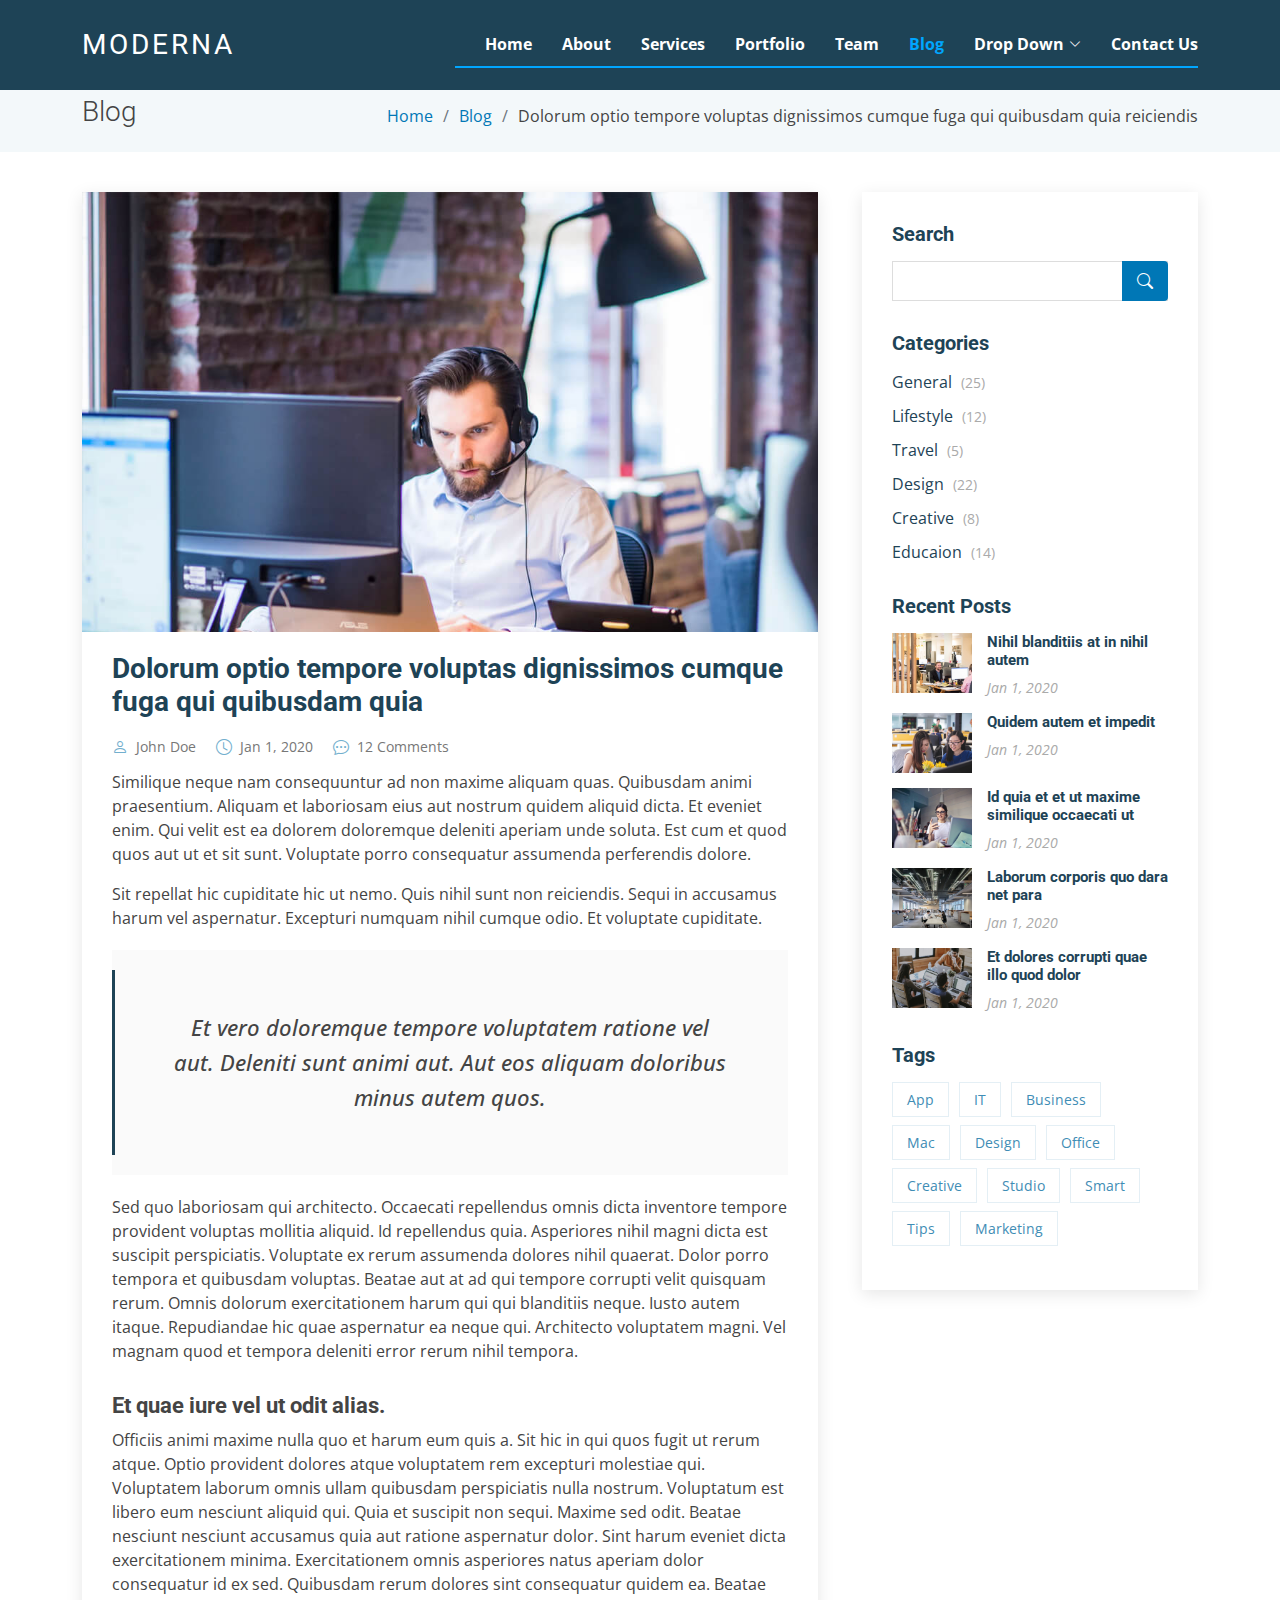
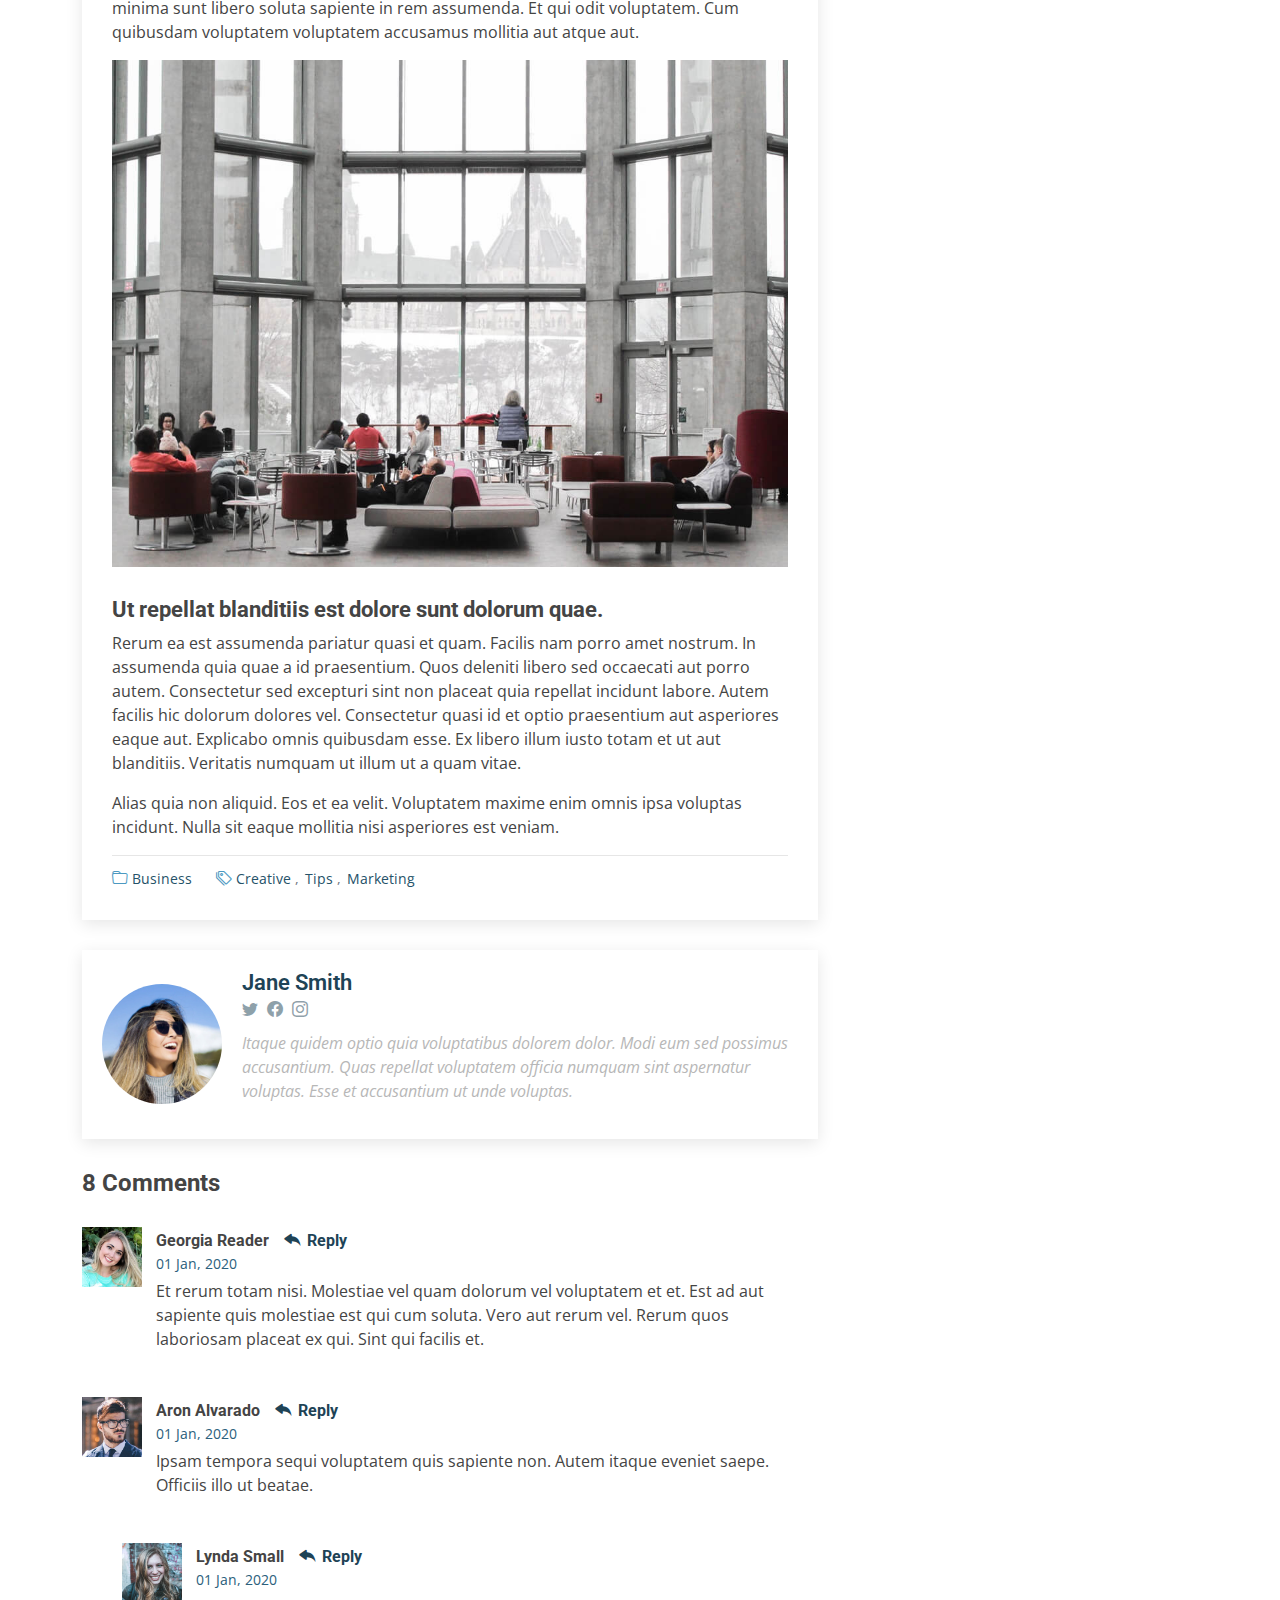
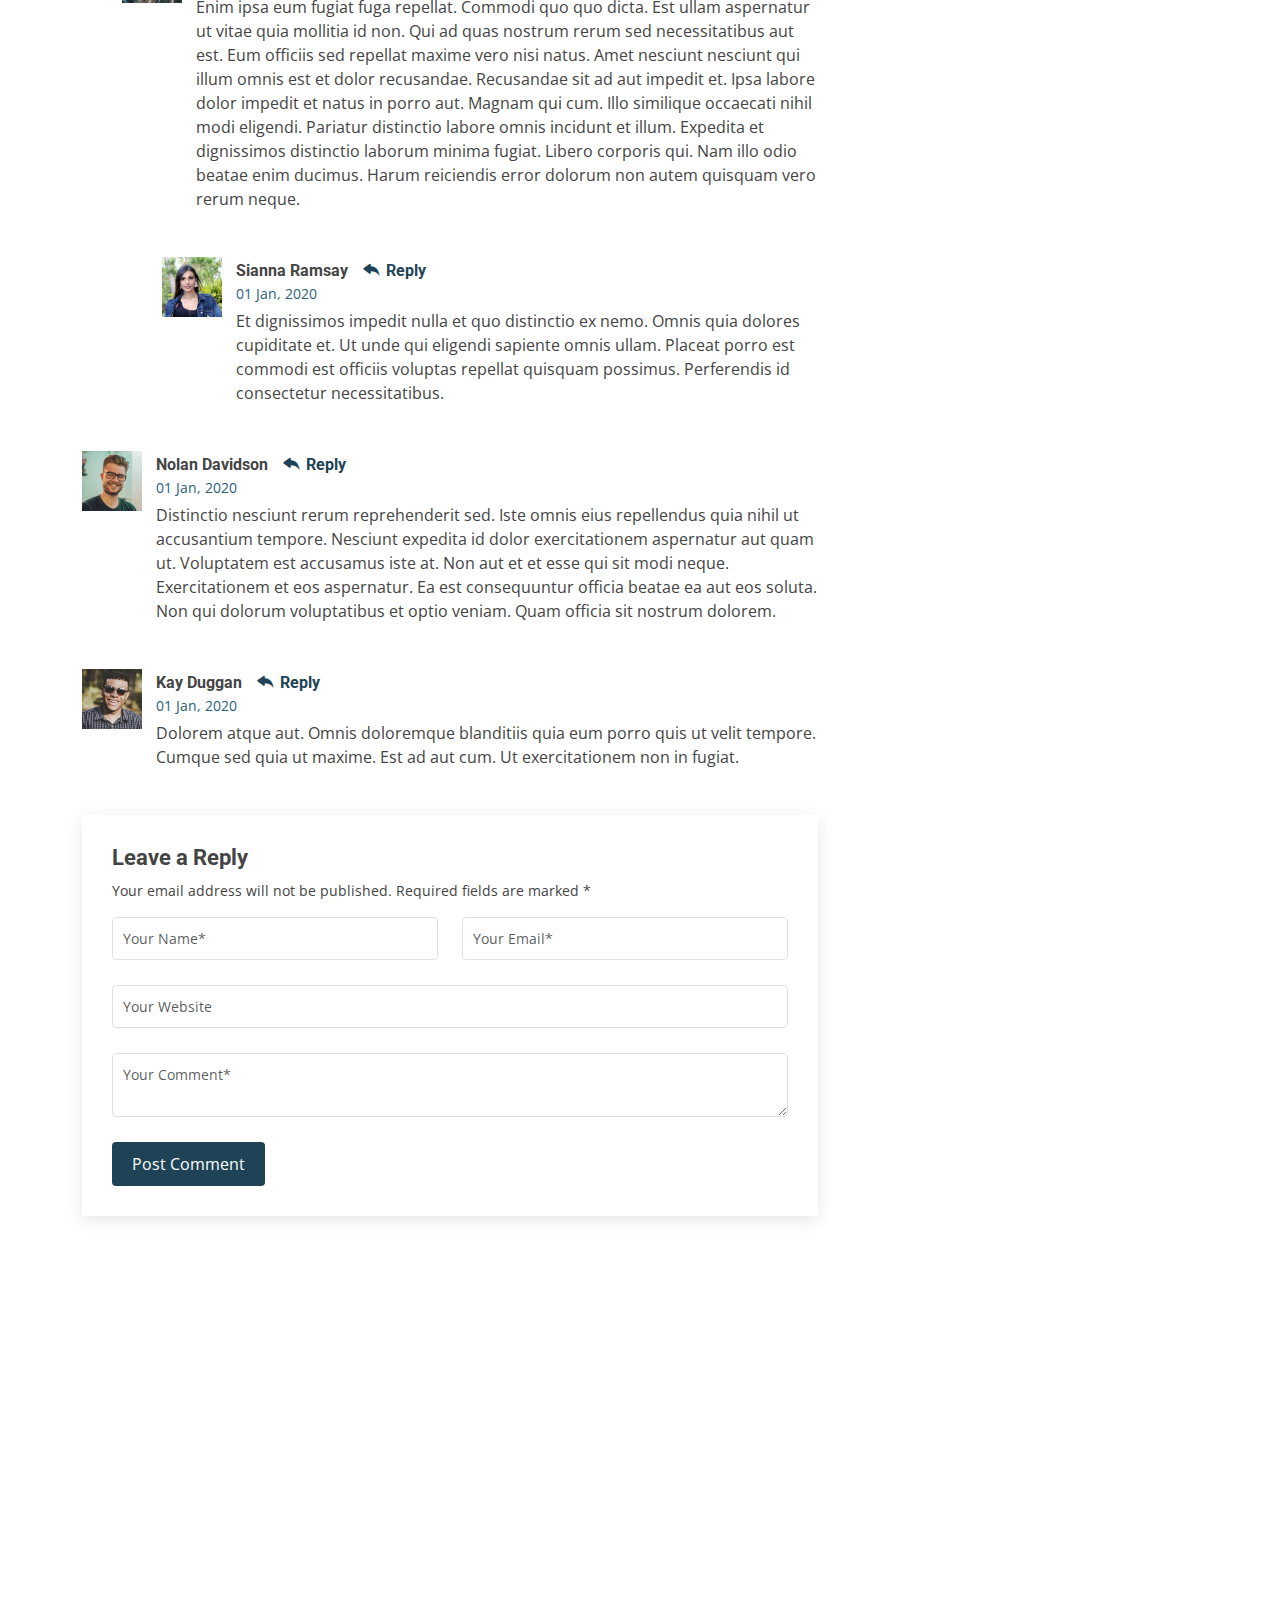
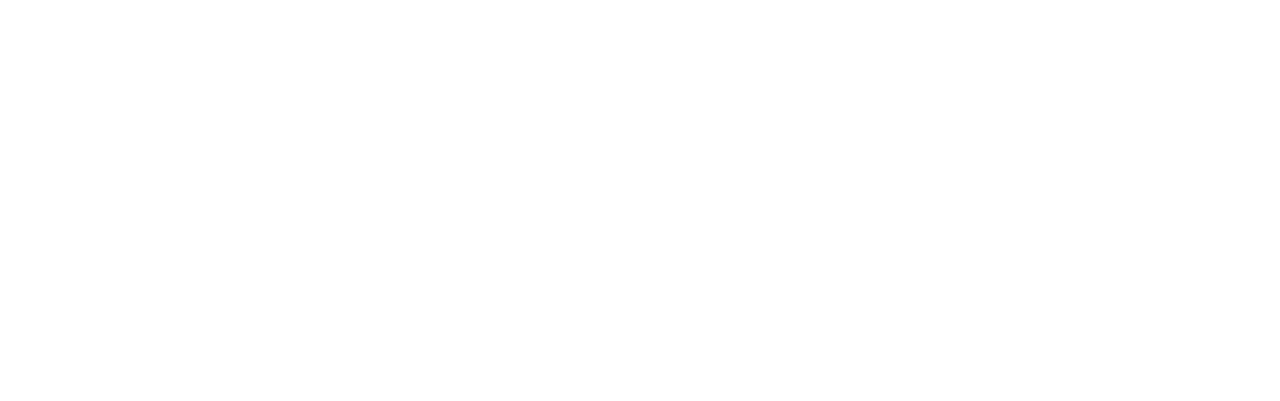
<file: blog-single.html>
<!DOCTYPE html>
<html lang="en">

<head>
  <meta charset="utf-8">
  <meta content="width=device-width, initial-scale=1.0" name="viewport">

  <title>Blog Single - Moderna Bootstrap Template</title>
  <meta content="" name="description">
  <meta content="" name="keywords">

  <!-- Favicons -->
  <link href="assets/img/favicon.png" rel="icon">
  <link href="assets/img/apple-touch-icon.png" rel="apple-touch-icon">

  <!-- Google Fonts -->
  <link href="https://fonts.googleapis.com/css?family=Open+Sans:300,300i,400,400i,600,600i,700,700i|Roboto:300,300i,400,400i,500,500i,700,700i&display=swap" rel="stylesheet">

  <!-- Vendor CSS Files -->
  <link href="assets/vendor/animate.css/animate.min.css" rel="stylesheet">
  <link href="assets/vendor/aos/aos.css" rel="stylesheet">
  <link href="assets/vendor/bootstrap/css/bootstrap.min.css" rel="stylesheet">
  <link href="assets/vendor/bootstrap-icons/bootstrap-icons.css" rel="stylesheet">
  <link href="assets/vendor/boxicons/css/boxicons.min.css" rel="stylesheet">
  <link href="assets/vendor/glightbox/css/glightbox.min.css" rel="stylesheet">
  <link href="assets/vendor/swiper/swiper-bundle.min.css" rel="stylesheet">

  <!-- Template Main CSS File -->
  <link href="assets/css/style.css" rel="stylesheet">

  <!-- =======================================================
  * Template Name: Moderna
  * Updated: May 30 2023 with Bootstrap v5.3.0
  * Template URL: https://bootstrapmade.com/free-bootstrap-template-corporate-moderna/
  * Author: BootstrapMade.com
  * License: https://bootstrapmade.com/license/
  ======================================================== -->
</head>

<body>

  <!-- ======= Header ======= -->
  <header id="header" class="fixed-top d-flex align-items-center ">
    <div class="container d-flex justify-content-between align-items-center">

      <div class="logo">
        <h1 class="text-light"><a href="index.html"><span>Moderna</span></a></h1>
        <!-- Uncomment below if you prefer to use an image logo -->
        <!-- <a href="index.html"><img src="assets/img/logo.png" alt="" class="img-fluid"></a>-->
      </div>

      <nav id="navbar" class="navbar">
        <ul>
          <li><a class="" href="index.html">Home</a></li>
          <li><a href="about.html">About</a></li>
          <li><a href="services.html">Services</a></li>
          <li><a href="portfolio.html">Portfolio</a></li>
          <li><a href="team.html">Team</a></li>
          <li><a class="active" href="blog.html">Blog</a></li>
          <li class="dropdown"><a href="#"><span>Drop Down</span> <i class="bi bi-chevron-down"></i></a>
            <ul>
              <li><a href="#">Drop Down 1</a></li>
              <li class="dropdown"><a href="#"><span>Deep Drop Down</span> <i class="bi bi-chevron-right"></i></a>
                <ul>
                  <li><a href="#">Deep Drop Down 1</a></li>
                  <li><a href="#">Deep Drop Down 2</a></li>
                  <li><a href="#">Deep Drop Down 3</a></li>
                  <li><a href="#">Deep Drop Down 4</a></li>
                  <li><a href="#">Deep Drop Down 5</a></li>
                </ul>
              </li>
              <li><a href="#">Drop Down 2</a></li>
              <li><a href="#">Drop Down 3</a></li>
              <li><a href="#">Drop Down 4</a></li>
            </ul>
          </li>
          <li><a href="contact.html">Contact Us</a></li>
        </ul>
        <i class="bi bi-list mobile-nav-toggle"></i>
      </nav><!-- .navbar -->

    </div>
  </header><!-- End Header -->

  <main id="main">

    <!-- ======= Blog Section ======= -->
    <section class="breadcrumbs">
      <div class="container">

        <div class="d-flex justify-content-between align-items-center">
          <h2>Blog</h2>

          <ol>
            <li><a href="index.html">Home</a></li>
            <li><a href="blog.html">Blog</a></li>
            <li>Dolorum optio tempore voluptas dignissimos cumque fuga qui quibusdam quia reiciendis</li>
          </ol>
        </div>

      </div>
    </section><!-- End Blog Section -->

    <!-- ======= Blog Single Section ======= -->
    <section id="blog" class="blog">
      <div class="container" data-aos="fade-up">

        <div class="row">

          <div class="col-lg-8 entries">

            <article class="entry entry-single">

              <div class="entry-img">
                <img src="assets/img/blog/blog-1.jpg" alt="" class="img-fluid">
              </div>

              <h2 class="entry-title">
                <a href="blog-single.html">Dolorum optio tempore voluptas dignissimos cumque fuga qui quibusdam quia</a>
              </h2>

              <div class="entry-meta">
                <ul>
                  <li class="d-flex align-items-center"><i class="bi bi-person"></i> <a href="blog-single.html">John Doe</a></li>
                  <li class="d-flex align-items-center"><i class="bi bi-clock"></i> <a href="blog-single.html"><time datetime="2020-01-01">Jan 1, 2020</time></a></li>
                  <li class="d-flex align-items-center"><i class="bi bi-chat-dots"></i> <a href="blog-single.html">12 Comments</a></li>
                </ul>
              </div>

              <div class="entry-content">
                <p>
                  Similique neque nam consequuntur ad non maxime aliquam quas. Quibusdam animi praesentium. Aliquam et laboriosam eius aut nostrum quidem aliquid dicta.
                  Et eveniet enim. Qui velit est ea dolorem doloremque deleniti aperiam unde soluta. Est cum et quod quos aut ut et sit sunt. Voluptate porro consequatur assumenda perferendis dolore.
                </p>

                <p>
                  Sit repellat hic cupiditate hic ut nemo. Quis nihil sunt non reiciendis. Sequi in accusamus harum vel aspernatur. Excepturi numquam nihil cumque odio. Et voluptate cupiditate.
                </p>

                <blockquote>
                  <p>
                    Et vero doloremque tempore voluptatem ratione vel aut. Deleniti sunt animi aut. Aut eos aliquam doloribus minus autem quos.
                  </p>
                </blockquote>

                <p>
                  Sed quo laboriosam qui architecto. Occaecati repellendus omnis dicta inventore tempore provident voluptas mollitia aliquid. Id repellendus quia. Asperiores nihil magni dicta est suscipit perspiciatis. Voluptate ex rerum assumenda dolores nihil quaerat.
                  Dolor porro tempora et quibusdam voluptas. Beatae aut at ad qui tempore corrupti velit quisquam rerum. Omnis dolorum exercitationem harum qui qui blanditiis neque.
                  Iusto autem itaque. Repudiandae hic quae aspernatur ea neque qui. Architecto voluptatem magni. Vel magnam quod et tempora deleniti error rerum nihil tempora.
                </p>

                <h3>Et quae iure vel ut odit alias.</h3>
                <p>
                  Officiis animi maxime nulla quo et harum eum quis a. Sit hic in qui quos fugit ut rerum atque. Optio provident dolores atque voluptatem rem excepturi molestiae qui. Voluptatem laborum omnis ullam quibusdam perspiciatis nulla nostrum. Voluptatum est libero eum nesciunt aliquid qui.
                  Quia et suscipit non sequi. Maxime sed odit. Beatae nesciunt nesciunt accusamus quia aut ratione aspernatur dolor. Sint harum eveniet dicta exercitationem minima. Exercitationem omnis asperiores natus aperiam dolor consequatur id ex sed. Quibusdam rerum dolores sint consequatur quidem ea.
                  Beatae minima sunt libero soluta sapiente in rem assumenda. Et qui odit voluptatem. Cum quibusdam voluptatem voluptatem accusamus mollitia aut atque aut.
                </p>
                <img src="assets/img/blog/blog-inside-post.jpg" class="img-fluid" alt="">

                <h3>Ut repellat blanditiis est dolore sunt dolorum quae.</h3>
                <p>
                  Rerum ea est assumenda pariatur quasi et quam. Facilis nam porro amet nostrum. In assumenda quia quae a id praesentium. Quos deleniti libero sed occaecati aut porro autem. Consectetur sed excepturi sint non placeat quia repellat incidunt labore. Autem facilis hic dolorum dolores vel.
                  Consectetur quasi id et optio praesentium aut asperiores eaque aut. Explicabo omnis quibusdam esse. Ex libero illum iusto totam et ut aut blanditiis. Veritatis numquam ut illum ut a quam vitae.
                </p>
                <p>
                  Alias quia non aliquid. Eos et ea velit. Voluptatem maxime enim omnis ipsa voluptas incidunt. Nulla sit eaque mollitia nisi asperiores est veniam.
                </p>

              </div>

              <div class="entry-footer">
                <i class="bi bi-folder"></i>
                <ul class="cats">
                  <li><a href="#">Business</a></li>
                </ul>

                <i class="bi bi-tags"></i>
                <ul class="tags">
                  <li><a href="#">Creative</a></li>
                  <li><a href="#">Tips</a></li>
                  <li><a href="#">Marketing</a></li>
                </ul>
              </div>

            </article><!-- End blog entry -->

            <div class="blog-author d-flex align-items-center">
              <img src="assets/img/blog/blog-author.jpg" class="rounded-circle float-left" alt="">
              <div>
                <h4>Jane Smith</h4>
                <div class="social-links">
                  <a href="https://twitters.com/#"><i class="bi bi-twitter"></i></a>
                  <a href="https://facebook.com/#"><i class="bi bi-facebook"></i></a>
                  <a href="https://instagram.com/#"><i class="biu bi-instagram"></i></a>
                </div>
                <p>
                  Itaque quidem optio quia voluptatibus dolorem dolor. Modi eum sed possimus accusantium. Quas repellat voluptatem officia numquam sint aspernatur voluptas. Esse et accusantium ut unde voluptas.
                </p>
              </div>
            </div><!-- End blog author bio -->

            <div class="blog-comments">

              <h4 class="comments-count">8 Comments</h4>

              <div id="comment-1" class="comment">
                <div class="d-flex">
                  <div class="comment-img"><img src="assets/img/blog/comments-1.jpg" alt=""></div>
                  <div>
                    <h5><a href="">Georgia Reader</a> <a href="#" class="reply"><i class="bi bi-reply-fill"></i> Reply</a></h5>
                    <time datetime="2020-01-01">01 Jan, 2020</time>
                    <p>
                      Et rerum totam nisi. Molestiae vel quam dolorum vel voluptatem et et. Est ad aut sapiente quis molestiae est qui cum soluta.
                      Vero aut rerum vel. Rerum quos laboriosam placeat ex qui. Sint qui facilis et.
                    </p>
                  </div>
                </div>
              </div><!-- End comment #1 -->

              <div id="comment-2" class="comment">
                <div class="d-flex">
                  <div class="comment-img"><img src="assets/img/blog/comments-2.jpg" alt=""></div>
                  <div>
                    <h5><a href="">Aron Alvarado</a> <a href="#" class="reply"><i class="bi bi-reply-fill"></i> Reply</a></h5>
                    <time datetime="2020-01-01">01 Jan, 2020</time>
                    <p>
                      Ipsam tempora sequi voluptatem quis sapiente non. Autem itaque eveniet saepe. Officiis illo ut beatae.
                    </p>
                  </div>
                </div>

                <div id="comment-reply-1" class="comment comment-reply">
                  <div class="d-flex">
                    <div class="comment-img"><img src="assets/img/blog/comments-3.jpg" alt=""></div>
                    <div>
                      <h5><a href="">Lynda Small</a> <a href="#" class="reply"><i class="bi bi-reply-fill"></i> Reply</a></h5>
                      <time datetime="2020-01-01">01 Jan, 2020</time>
                      <p>
                        Enim ipsa eum fugiat fuga repellat. Commodi quo quo dicta. Est ullam aspernatur ut vitae quia mollitia id non. Qui ad quas nostrum rerum sed necessitatibus aut est. Eum officiis sed repellat maxime vero nisi natus. Amet nesciunt nesciunt qui illum omnis est et dolor recusandae.

                        Recusandae sit ad aut impedit et. Ipsa labore dolor impedit et natus in porro aut. Magnam qui cum. Illo similique occaecati nihil modi eligendi. Pariatur distinctio labore omnis incidunt et illum. Expedita et dignissimos distinctio laborum minima fugiat.

                        Libero corporis qui. Nam illo odio beatae enim ducimus. Harum reiciendis error dolorum non autem quisquam vero rerum neque.
                      </p>
                    </div>
                  </div>

                  <div id="comment-reply-2" class="comment comment-reply">
                    <div class="d-flex">
                      <div class="comment-img"><img src="assets/img/blog/comments-4.jpg" alt=""></div>
                      <div>
                        <h5><a href="">Sianna Ramsay</a> <a href="#" class="reply"><i class="bi bi-reply-fill"></i> Reply</a></h5>
                        <time datetime="2020-01-01">01 Jan, 2020</time>
                        <p>
                          Et dignissimos impedit nulla et quo distinctio ex nemo. Omnis quia dolores cupiditate et. Ut unde qui eligendi sapiente omnis ullam. Placeat porro est commodi est officiis voluptas repellat quisquam possimus. Perferendis id consectetur necessitatibus.
                        </p>
                      </div>
                    </div>

                  </div><!-- End comment reply #2-->

                </div><!-- End comment reply #1-->

              </div><!-- End comment #2-->

              <div id="comment-3" class="comment">
                <div class="d-flex">
                  <div class="comment-img"><img src="assets/img/blog/comments-5.jpg" alt=""></div>
                  <div>
                    <h5><a href="">Nolan Davidson</a> <a href="#" class="reply"><i class="bi bi-reply-fill"></i> Reply</a></h5>
                    <time datetime="2020-01-01">01 Jan, 2020</time>
                    <p>
                      Distinctio nesciunt rerum reprehenderit sed. Iste omnis eius repellendus quia nihil ut accusantium tempore. Nesciunt expedita id dolor exercitationem aspernatur aut quam ut. Voluptatem est accusamus iste at.
                      Non aut et et esse qui sit modi neque. Exercitationem et eos aspernatur. Ea est consequuntur officia beatae ea aut eos soluta. Non qui dolorum voluptatibus et optio veniam. Quam officia sit nostrum dolorem.
                    </p>
                  </div>
                </div>

              </div><!-- End comment #3 -->

              <div id="comment-4" class="comment">
                <div class="d-flex">
                  <div class="comment-img"><img src="assets/img/blog/comments-6.jpg" alt=""></div>
                  <div>
                    <h5><a href="">Kay Duggan</a> <a href="#" class="reply"><i class="bi bi-reply-fill"></i> Reply</a></h5>
                    <time datetime="2020-01-01">01 Jan, 2020</time>
                    <p>
                      Dolorem atque aut. Omnis doloremque blanditiis quia eum porro quis ut velit tempore. Cumque sed quia ut maxime. Est ad aut cum. Ut exercitationem non in fugiat.
                    </p>
                  </div>
                </div>

              </div><!-- End comment #4 -->

              <div class="reply-form">
                <h4>Leave a Reply</h4>
                <p>Your email address will not be published. Required fields are marked * </p>
                <form action="">
                  <div class="row">
                    <div class="col-md-6 form-group">
                      <input name="name" type="text" class="form-control" placeholder="Your Name*">
                    </div>
                    <div class="col-md-6 form-group">
                      <input name="email" type="text" class="form-control" placeholder="Your Email*">
                    </div>
                  </div>
                  <div class="row">
                    <div class="col form-group">
                      <input name="website" type="text" class="form-control" placeholder="Your Website">
                    </div>
                  </div>
                  <div class="row">
                    <div class="col form-group">
                      <textarea name="comment" class="form-control" placeholder="Your Comment*"></textarea>
                    </div>
                  </div>
                  <button type="submit" class="btn btn-primary">Post Comment</button>

                </form>

              </div>

            </div><!-- End blog comments -->

          </div><!-- End blog entries list -->

          <div class="col-lg-4">

            <div class="sidebar">

              <h3 class="sidebar-title">Search</h3>
              <div class="sidebar-item search-form">
                <form action="">
                  <input type="text">
                  <button type="submit"><i class="bi bi-search"></i></button>
                </form>
              </div><!-- End sidebar search formn-->

              <h3 class="sidebar-title">Categories</h3>
              <div class="sidebar-item categories">
                <ul>
                  <li><a href="#">General <span>(25)</span></a></li>
                  <li><a href="#">Lifestyle <span>(12)</span></a></li>
                  <li><a href="#">Travel <span>(5)</span></a></li>
                  <li><a href="#">Design <span>(22)</span></a></li>
                  <li><a href="#">Creative <span>(8)</span></a></li>
                  <li><a href="#">Educaion <span>(14)</span></a></li>
                </ul>
              </div><!-- End sidebar categories-->

              <h3 class="sidebar-title">Recent Posts</h3>
              <div class="sidebar-item recent-posts">
                <div class="post-item clearfix">
                  <img src="assets/img/blog/blog-recent-1.jpg" alt="">
                  <h4><a href="blog-single.html">Nihil blanditiis at in nihil autem</a></h4>
                  <time datetime="2020-01-01">Jan 1, 2020</time>
                </div>

                <div class="post-item clearfix">
                  <img src="assets/img/blog/blog-recent-2.jpg" alt="">
                  <h4><a href="blog-single.html">Quidem autem et impedit</a></h4>
                  <time datetime="2020-01-01">Jan 1, 2020</time>
                </div>

                <div class="post-item clearfix">
                  <img src="assets/img/blog/blog-recent-3.jpg" alt="">
                  <h4><a href="blog-single.html">Id quia et et ut maxime similique occaecati ut</a></h4>
                  <time datetime="2020-01-01">Jan 1, 2020</time>
                </div>

                <div class="post-item clearfix">
                  <img src="assets/img/blog/blog-recent-4.jpg" alt="">
                  <h4><a href="blog-single.html">Laborum corporis quo dara net para</a></h4>
                  <time datetime="2020-01-01">Jan 1, 2020</time>
                </div>

                <div class="post-item clearfix">
                  <img src="assets/img/blog/blog-recent-5.jpg" alt="">
                  <h4><a href="blog-single.html">Et dolores corrupti quae illo quod dolor</a></h4>
                  <time datetime="2020-01-01">Jan 1, 2020</time>
                </div>

              </div><!-- End sidebar recent posts-->

              <h3 class="sidebar-title">Tags</h3>
              <div class="sidebar-item tags">
                <ul>
                  <li><a href="#">App</a></li>
                  <li><a href="#">IT</a></li>
                  <li><a href="#">Business</a></li>
                  <li><a href="#">Mac</a></li>
                  <li><a href="#">Design</a></li>
                  <li><a href="#">Office</a></li>
                  <li><a href="#">Creative</a></li>
                  <li><a href="#">Studio</a></li>
                  <li><a href="#">Smart</a></li>
                  <li><a href="#">Tips</a></li>
                  <li><a href="#">Marketing</a></li>
                </ul>
              </div><!-- End sidebar tags-->

            </div><!-- End sidebar -->

          </div><!-- End blog sidebar -->

        </div>

      </div>
    </section><!-- End Blog Single Section -->

  </main><!-- End #main -->

  <!-- ======= Footer ======= -->
  <footer id="footer" data-aos="fade-up" data-aos-easing="ease-in-out" data-aos-duration="500">

    <div class="footer-newsletter">
      <div class="container">
        <div class="row">
          <div class="col-lg-6">
            <h4>Our Newsletter</h4>
            <p>Tamen quem nulla quae legam multos aute sint culpa legam noster magna</p>
          </div>
          <div class="col-lg-6">
            <form action="" method="post">
              <input type="email" name="email"><input type="submit" value="Subscribe">
            </form>
          </div>
        </div>
      </div>
    </div>

    <div class="footer-top">
      <div class="container">
        <div class="row">

          <div class="col-lg-3 col-md-6 footer-links">
            <h4>Useful Links</h4>
            <ul>
              <li><i class="bx bx-chevron-right"></i> <a href="#">Home</a></li>
              <li><i class="bx bx-chevron-right"></i> <a href="#">About us</a></li>
              <li><i class="bx bx-chevron-right"></i> <a href="#">Services</a></li>
              <li><i class="bx bx-chevron-right"></i> <a href="#">Terms of service</a></li>
              <li><i class="bx bx-chevron-right"></i> <a href="#">Privacy policy</a></li>
            </ul>
          </div>

          <div class="col-lg-3 col-md-6 footer-links">
            <h4>Our Services</h4>
            <ul>
              <li><i class="bx bx-chevron-right"></i> <a href="#">Web Design</a></li>
              <li><i class="bx bx-chevron-right"></i> <a href="#">Web Development</a></li>
              <li><i class="bx bx-chevron-right"></i> <a href="#">Product Management</a></li>
              <li><i class="bx bx-chevron-right"></i> <a href="#">Marketing</a></li>
              <li><i class="bx bx-chevron-right"></i> <a href="#">Graphic Design</a></li>
            </ul>
          </div>

          <div class="col-lg-3 col-md-6 footer-contact">
            <h4>Contact Us</h4>
            <p>
              A108 Adam Street <br>
              New York, NY 535022<br>
              United States <br><br>
              <strong>Phone:</strong> +1 5589 55488 55<br>
              <strong>Email:</strong> info@example.com<br>
            </p>

          </div>

          <div class="col-lg-3 col-md-6 footer-info">
            <h3>About Moderna</h3>
            <p>Cras fermentum odio eu feugiat lide par naso tierra. Justo eget nada terra videa magna derita valies darta donna mare fermentum iaculis eu non diam phasellus.</p>
            <div class="social-links mt-3">
              <a href="#" class="twitter"><i class="bx bxl-twitter"></i></a>
              <a href="#" class="facebook"><i class="bx bxl-facebook"></i></a>
              <a href="#" class="instagram"><i class="bx bxl-instagram"></i></a>
              <a href="#" class="linkedin"><i class="bx bxl-linkedin"></i></a>
            </div>
          </div>

        </div>
      </div>
    </div>

    <div class="container">
      <div class="copyright">
        &copy; Copyright <strong><span>Moderna</span></strong>. All Rights Reserved
      </div>
      <div class="credits">
        <!-- All the links in the footer should remain intact. -->
        <!-- You can delete the links only if you purchased the pro version. -->
        <!-- Licensing information: https://bootstrapmade.com/license/ -->
        <!-- Purchase the pro version with working PHP/AJAX contact form: https://bootstrapmade.com/free-bootstrap-template-corporate-moderna/ -->
        Designed by <a href="https://bootstrapmade.com/">BootstrapMade</a>
      </div>
    </div>
  </footer><!-- End Footer -->

  <a href="#" class="back-to-top d-flex align-items-center justify-content-center"><i class="bi bi-arrow-up-short"></i></a>

  <!-- Vendor JS Files -->
  <script src="assets/vendor/purecounter/purecounter_vanilla.js"></script>
  <script src="assets/vendor/aos/aos.js"></script>
  <script src="assets/vendor/bootstrap/js/bootstrap.bundle.min.js"></script>
  <script src="assets/vendor/glightbox/js/glightbox.min.js"></script>
  <script src="assets/vendor/isotope-layout/isotope.pkgd.min.js"></script>
  <script src="assets/vendor/swiper/swiper-bundle.min.js"></script>
  <script src="assets/vendor/waypoints/noframework.waypoints.js"></script>
  <script src="assets/vendor/php-email-form/validate.js"></script>

  <!-- Template Main JS File -->
  <script src="assets/js/main.js"></script>

</body>

</html>
</file>
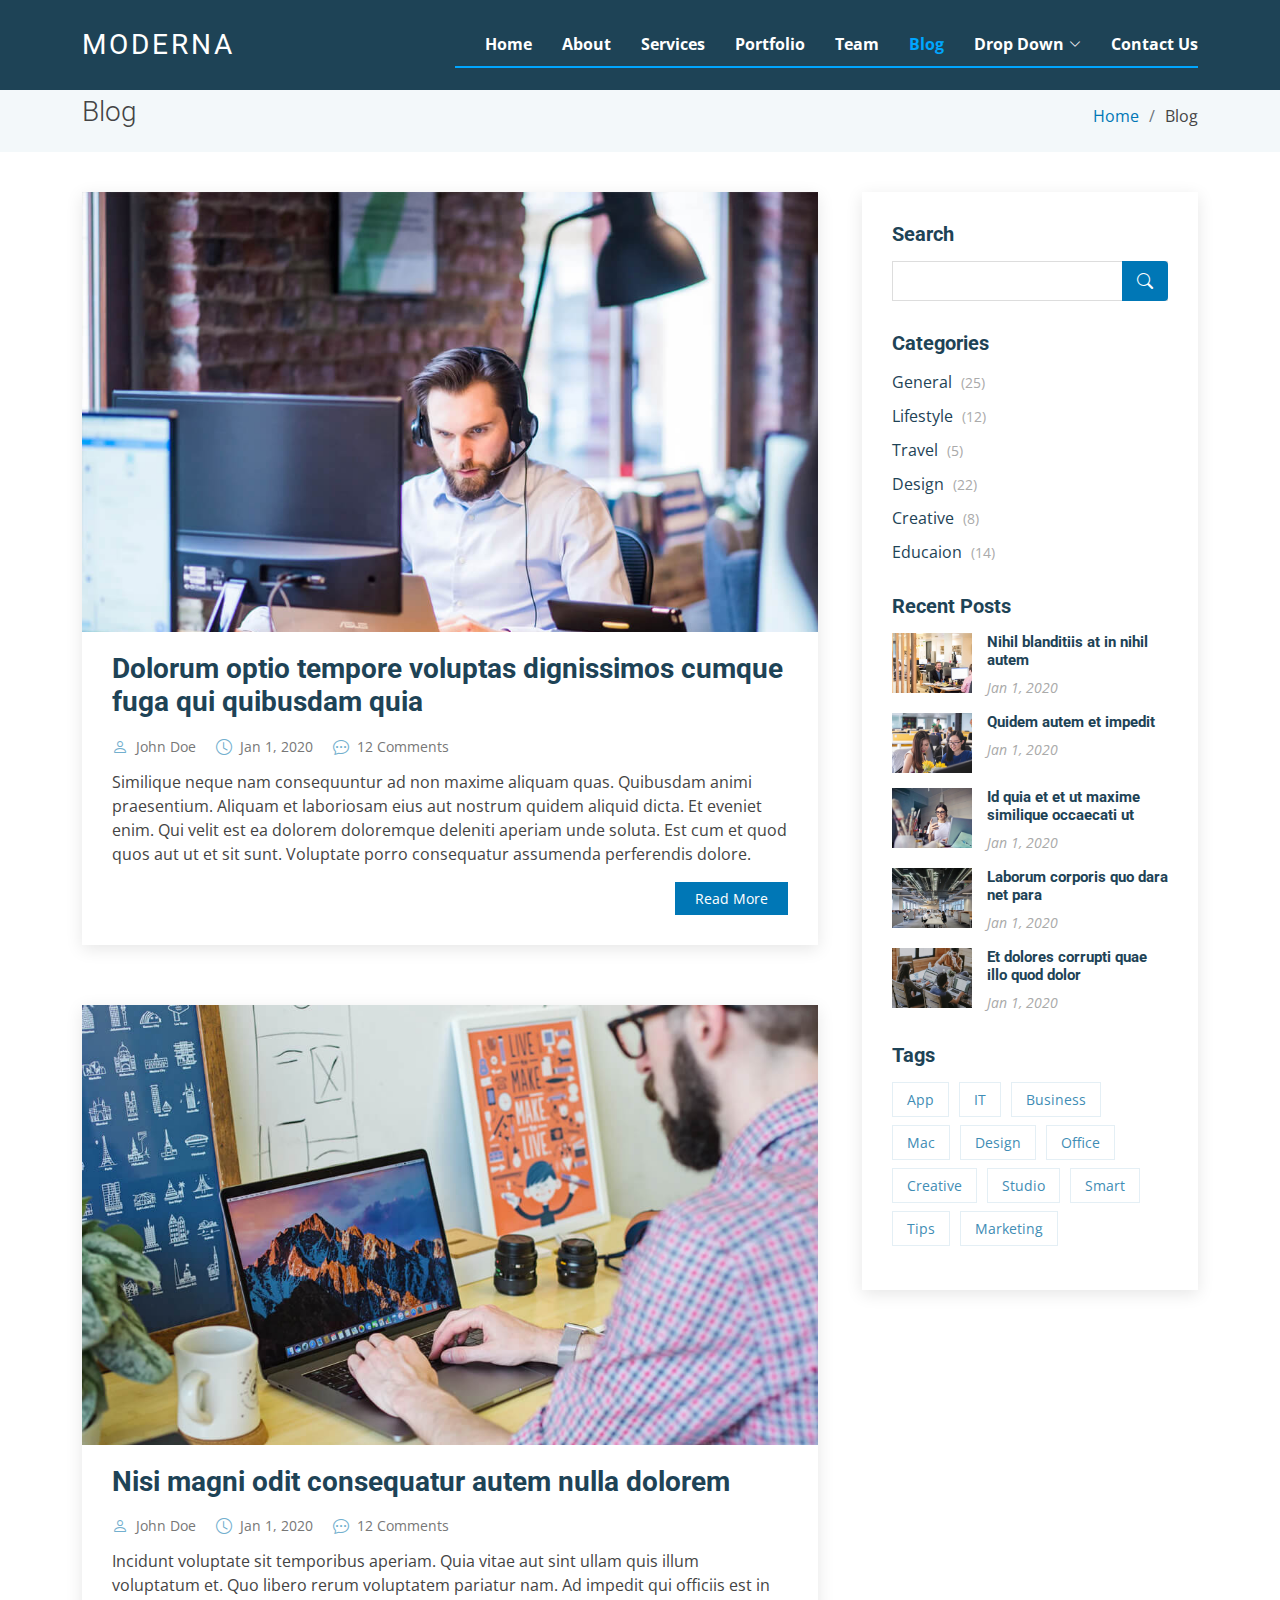
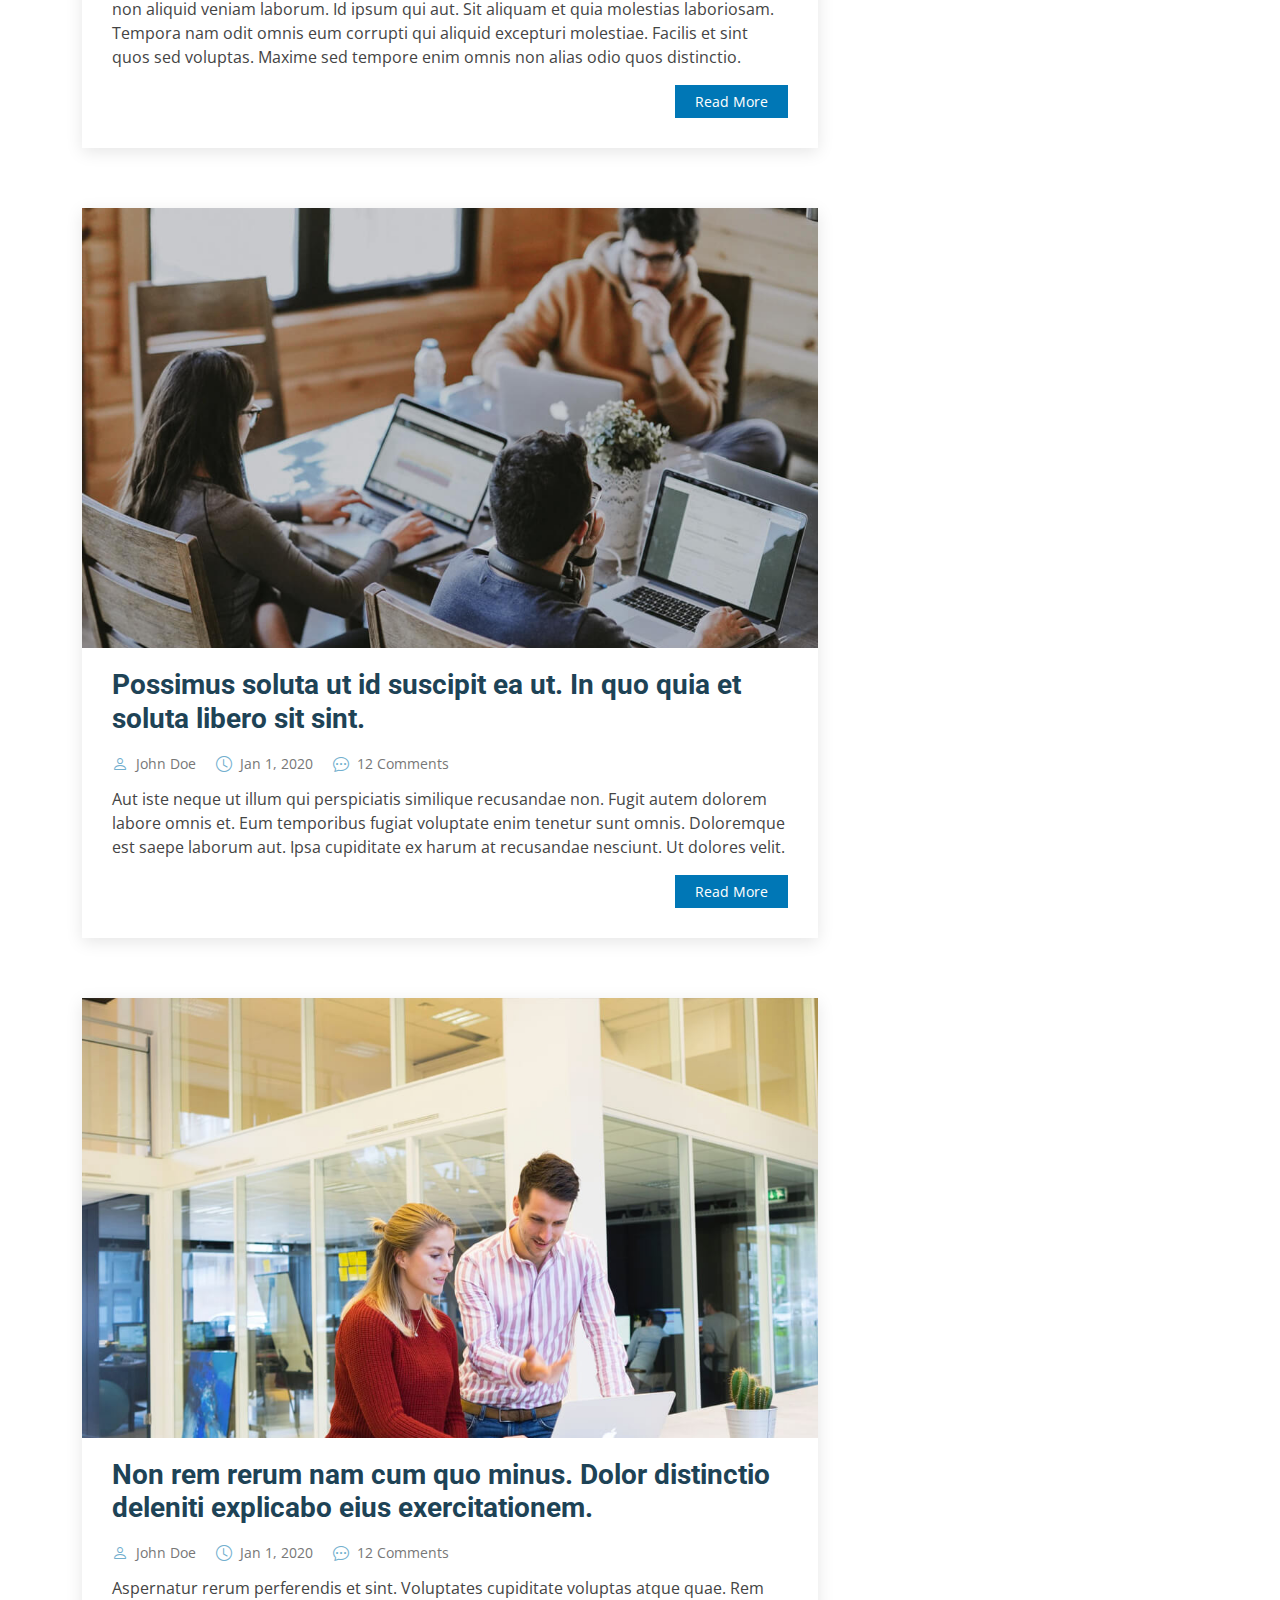
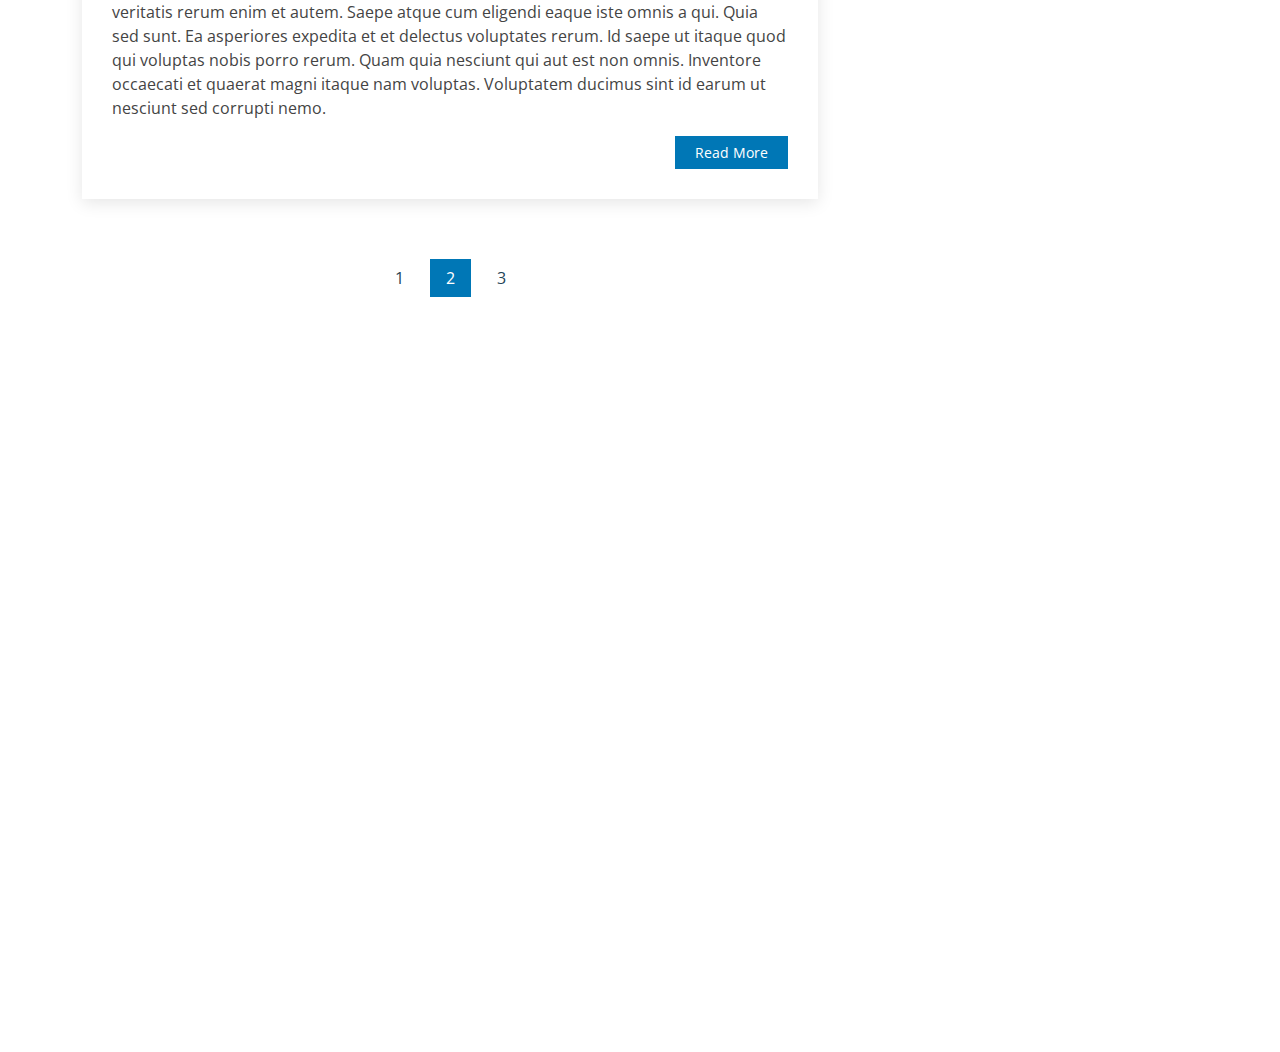
<file: blog.html>
<!DOCTYPE html>
<html lang="en">

<head>
  <meta charset="utf-8">
  <meta content="width=device-width, initial-scale=1.0" name="viewport">

  <title>Blog - Moderna Bootstrap Template</title>
  <meta content="" name="description">
  <meta content="" name="keywords">

  <!-- Favicons -->
  <link href="assets/img/favicon.png" rel="icon">
  <link href="assets/img/apple-touch-icon.png" rel="apple-touch-icon">

  <!-- Google Fonts -->
  <link href="https://fonts.googleapis.com/css?family=Open+Sans:300,300i,400,400i,600,600i,700,700i|Roboto:300,300i,400,400i,500,500i,700,700i&display=swap" rel="stylesheet">

  <!-- Vendor CSS Files -->
  <link href="assets/vendor/animate.css/animate.min.css" rel="stylesheet">
  <link href="assets/vendor/aos/aos.css" rel="stylesheet">
  <link href="assets/vendor/bootstrap/css/bootstrap.min.css" rel="stylesheet">
  <link href="assets/vendor/bootstrap-icons/bootstrap-icons.css" rel="stylesheet">
  <link href="assets/vendor/boxicons/css/boxicons.min.css" rel="stylesheet">
  <link href="assets/vendor/glightbox/css/glightbox.min.css" rel="stylesheet">
  <link href="assets/vendor/swiper/swiper-bundle.min.css" rel="stylesheet">

  <!-- Template Main CSS File -->
  <link href="assets/css/style.css" rel="stylesheet">

</head>

<body>

  <!-- ======= Header ======= -->
  <header id="header" class="fixed-top d-flex align-items-center ">
    <div class="container d-flex justify-content-between align-items-center">

      <div class="logo">
        <h1 class="text-light"><a href="index.html"><span>Moderna</span></a></h1>
        <!-- Uncomment below if you prefer to use an image logo -->
        <!-- <a href="index.html"><img src="assets/img/logo.png" alt="" class="img-fluid"></a>-->
      </div>

      <nav id="navbar" class="navbar">
        <ul>
          <li><a class="" href="index.html">Home</a></li>
          <li><a href="about.html">About</a></li>
          <li><a href="services.html">Services</a></li>
          <li><a href="portfolio.html">Portfolio</a></li>
          <li><a href="team.html">Team</a></li>
          <li><a class="active" href="blog.html">Blog</a></li>
          <li class="dropdown"><a href="#"><span>Drop Down</span> <i class="bi bi-chevron-down"></i></a>
            <ul>
              <li><a href="#">Drop Down 1</a></li>
              <li class="dropdown"><a href="#"><span>Deep Drop Down</span> <i class="bi bi-chevron-right"></i></a>
                <ul>
                  <li><a href="#">Deep Drop Down 1</a></li>
                  <li><a href="#">Deep Drop Down 2</a></li>
                  <li><a href="#">Deep Drop Down 3</a></li>
                  <li><a href="#">Deep Drop Down 4</a></li>
                  <li><a href="#">Deep Drop Down 5</a></li>
                </ul>
              </li>
              <li><a href="#">Drop Down 2</a></li>
              <li><a href="#">Drop Down 3</a></li>
              <li><a href="#">Drop Down 4</a></li>
            </ul>
          </li>
          <li><a href="contact.html">Contact Us</a></li>
        </ul>
        <i class="bi bi-list mobile-nav-toggle"></i>
      </nav><!-- .navbar -->

    </div>
  </header><!-- End Header -->

  <main id="main">

    <!-- ======= Blog Section ======= -->
    <section class="breadcrumbs">
      <div class="container">

        <div class="d-flex justify-content-between align-items-center">
          <h2>Blog</h2>

          <ol>
            <li><a href="index.html">Home</a></li>
            <li>Blog</li>
          </ol>
        </div>

      </div>
    </section><!-- End Blog Section -->

    <!-- ======= Blog Section ======= -->
    <section id="blog" class="blog">
      <div class="container" data-aos="fade-up">

        <div class="row">

          <div class="col-lg-8 entries">

            <article class="entry">

              <div class="entry-img">
                <img src="assets/img/blog/blog-1.jpg" alt="" class="img-fluid">
              </div>

              <h2 class="entry-title">
                <a href="blog-single.html">Dolorum optio tempore voluptas dignissimos cumque fuga qui quibusdam quia</a>
              </h2>

              <div class="entry-meta">
                <ul>
                  <li class="d-flex align-items-center"><i class="bi bi-person"></i> <a href="blog-single.html">John Doe</a></li>
                  <li class="d-flex align-items-center"><i class="bi bi-clock"></i> <a href="blog-single.html"><time datetime="2020-01-01">Jan 1, 2020</time></a></li>
                  <li class="d-flex align-items-center"><i class="bi bi-chat-dots"></i> <a href="blog-single.html">12 Comments</a></li>
                </ul>
              </div>

              <div class="entry-content">
                <p>
                  Similique neque nam consequuntur ad non maxime aliquam quas. Quibusdam animi praesentium. Aliquam et laboriosam eius aut nostrum quidem aliquid dicta.
                  Et eveniet enim. Qui velit est ea dolorem doloremque deleniti aperiam unde soluta. Est cum et quod quos aut ut et sit sunt. Voluptate porro consequatur assumenda perferendis dolore.
                </p>
                <div class="read-more">
                  <a href="blog-single.html">Read More</a>
                </div>
              </div>

            </article><!-- End blog entry -->

            <article class="entry">

              <div class="entry-img">
                <img src="assets/img/blog/blog-2.jpg" alt="" class="img-fluid">
              </div>

              <h2 class="entry-title">
                <a href="blog-single.html">Nisi magni odit consequatur autem nulla dolorem</a>
              </h2>

              <div class="entry-meta">
                <ul>
                  <li class="d-flex align-items-center"><i class="bi bi-person"></i> <a href="blog-single.html">John Doe</a></li>
                  <li class="d-flex align-items-center"><i class="bi bi-clock"></i> <a href="blog-single.html"><time datetime="2020-01-01">Jan 1, 2020</time></a></li>
                  <li class="d-flex align-items-center"><i class="bi bi-chat-dots"></i> <a href="blog-single.html">12 Comments</a></li>
                </ul>
              </div>

              <div class="entry-content">
                <p>
                  Incidunt voluptate sit temporibus aperiam. Quia vitae aut sint ullam quis illum voluptatum et. Quo libero rerum voluptatem pariatur nam.
                  Ad impedit qui officiis est in non aliquid veniam laborum. Id ipsum qui aut. Sit aliquam et quia molestias laboriosam. Tempora nam odit omnis eum corrupti qui aliquid excepturi molestiae. Facilis et sint quos sed voluptas. Maxime sed tempore enim omnis non alias odio quos distinctio.
                </p>
                <div class="read-more">
                  <a href="blog-single.html">Read More</a>
                </div>
              </div>

            </article><!-- End blog entry -->

            <article class="entry">

              <div class="entry-img">
                <img src="assets/img/blog/blog-3.jpg" alt="" class="img-fluid">
              </div>

              <h2 class="entry-title">
                <a href="blog-single.html">Possimus soluta ut id suscipit ea ut. In quo quia et soluta libero sit sint.</a>
              </h2>

              <div class="entry-meta">
                <ul>
                  <li class="d-flex align-items-center"><i class="bi bi-person"></i> <a href="blog-single.html">John Doe</a></li>
                  <li class="d-flex align-items-center"><i class="bi bi-clock"></i> <a href="blog-single.html"><time datetime="2020-01-01">Jan 1, 2020</time></a></li>
                  <li class="d-flex align-items-center"><i class="bi bi-chat-dots"></i> <a href="blog-single.html">12 Comments</a></li>
                </ul>
              </div>

              <div class="entry-content">
                <p>
                  Aut iste neque ut illum qui perspiciatis similique recusandae non. Fugit autem dolorem labore omnis et. Eum temporibus fugiat voluptate enim tenetur sunt omnis.
                  Doloremque est saepe laborum aut. Ipsa cupiditate ex harum at recusandae nesciunt. Ut dolores velit.
                </p>
                <div class="read-more">
                  <a href="blog-single.html">Read More</a>
                </div>
              </div>

            </article><!-- End blog entry -->

            <article class="entry">

              <div class="entry-img">
                <img src="assets/img/blog/blog-4.jpg" alt="" class="img-fluid">
              </div>

              <h2 class="entry-title">
                <a href="blog-single.html">Non rem rerum nam cum quo minus. Dolor distinctio deleniti explicabo eius exercitationem.</a>
              </h2>

              <div class="entry-meta">
                <ul>
                  <li class="d-flex align-items-center"><i class="bi bi-person"></i> <a href="blog-single.html">John Doe</a></li>
                  <li class="d-flex align-items-center"><i class="bi bi-clock"></i> <a href="blog-single.html"><time datetime="2020-01-01">Jan 1, 2020</time></a></li>
                  <li class="d-flex align-items-center"><i class="bi bi-chat-dots"></i> <a href="blog-single.html">12 Comments</a></li>
                </ul>
              </div>

              <div class="entry-content">
                <p>
                  Aspernatur rerum perferendis et sint. Voluptates cupiditate voluptas atque quae. Rem veritatis rerum enim et autem. Saepe atque cum eligendi eaque iste omnis a qui.
                  Quia sed sunt. Ea asperiores expedita et et delectus voluptates rerum. Id saepe ut itaque quod qui voluptas nobis porro rerum. Quam quia nesciunt qui aut est non omnis. Inventore occaecati et quaerat magni itaque nam voluptas. Voluptatem ducimus sint id earum ut nesciunt sed corrupti nemo.
                </p>
                <div class="read-more">
                  <a href="blog-single.html">Read More</a>
                </div>
              </div>

            </article><!-- End blog entry -->

            <div class="blog-pagination">
              <ul class="justify-content-center">
                <li><a href="#">1</a></li>
                <li class="active"><a href="#">2</a></li>
                <li><a href="#">3</a></li>
              </ul>
            </div>

          </div><!-- End blog entries list -->

          <div class="col-lg-4">

            <div class="sidebar">

              <h3 class="sidebar-title">Search</h3>
              <div class="sidebar-item search-form">
                <form action="">
                  <input type="text">
                  <button type="submit"><i class="bi bi-search"></i></button>
                </form>
              </div><!-- End sidebar search formn-->

              <h3 class="sidebar-title">Categories</h3>
              <div class="sidebar-item categories">
                <ul>
                  <li><a href="#">General <span>(25)</span></a></li>
                  <li><a href="#">Lifestyle <span>(12)</span></a></li>
                  <li><a href="#">Travel <span>(5)</span></a></li>
                  <li><a href="#">Design <span>(22)</span></a></li>
                  <li><a href="#">Creative <span>(8)</span></a></li>
                  <li><a href="#">Educaion <span>(14)</span></a></li>
                </ul>
              </div><!-- End sidebar categories-->

              <h3 class="sidebar-title">Recent Posts</h3>
              <div class="sidebar-item recent-posts">
                <div class="post-item clearfix">
                  <img src="assets/img/blog/blog-recent-1.jpg" alt="">
                  <h4><a href="blog-single.html">Nihil blanditiis at in nihil autem</a></h4>
                  <time datetime="2020-01-01">Jan 1, 2020</time>
                </div>

                <div class="post-item clearfix">
                  <img src="assets/img/blog/blog-recent-2.jpg" alt="">
                  <h4><a href="blog-single.html">Quidem autem et impedit</a></h4>
                  <time datetime="2020-01-01">Jan 1, 2020</time>
                </div>

                <div class="post-item clearfix">
                  <img src="assets/img/blog/blog-recent-3.jpg" alt="">
                  <h4><a href="blog-single.html">Id quia et et ut maxime similique occaecati ut</a></h4>
                  <time datetime="2020-01-01">Jan 1, 2020</time>
                </div>

                <div class="post-item clearfix">
                  <img src="assets/img/blog/blog-recent-4.jpg" alt="">
                  <h4><a href="blog-single.html">Laborum corporis quo dara net para</a></h4>
                  <time datetime="2020-01-01">Jan 1, 2020</time>
                </div>

                <div class="post-item clearfix">
                  <img src="assets/img/blog/blog-recent-5.jpg" alt="">
                  <h4><a href="blog-single.html">Et dolores corrupti quae illo quod dolor</a></h4>
                  <time datetime="2020-01-01">Jan 1, 2020</time>
                </div>

              </div><!-- End sidebar recent posts-->

              <h3 class="sidebar-title">Tags</h3>
              <div class="sidebar-item tags">
                <ul>
                  <li><a href="#">App</a></li>
                  <li><a href="#">IT</a></li>
                  <li><a href="#">Business</a></li>
                  <li><a href="#">Mac</a></li>
                  <li><a href="#">Design</a></li>
                  <li><a href="#">Office</a></li>
                  <li><a href="#">Creative</a></li>
                  <li><a href="#">Studio</a></li>
                  <li><a href="#">Smart</a></li>
                  <li><a href="#">Tips</a></li>
                  <li><a href="#">Marketing</a></li>
                </ul>
              </div><!-- End sidebar tags-->

            </div><!-- End sidebar -->

          </div><!-- End blog sidebar -->

        </div>

      </div>
    </section><!-- End Blog Section -->

  </main><!-- End #main -->

  <!-- ======= Footer ======= -->
  <footer id="footer" data-aos="fade-up" data-aos-easing="ease-in-out" data-aos-duration="500">

    <div class="footer-newsletter">
      <div class="container">
        <div class="row">
          <div class="col-lg-6">
            <h4>Our Newsletter</h4>
            <p>Tamen quem nulla quae legam multos aute sint culpa legam noster magna</p>
          </div>
          <div class="col-lg-6">
            <form action="" method="post">
              <input type="email" name="email"><input type="submit" value="Subscribe">
            </form>
          </div>
        </div>
      </div>
    </div>

    <div class="footer-top">
      <div class="container">
        <div class="row">

          <div class="col-lg-3 col-md-6 footer-links">
            <h4>Useful Links</h4>
            <ul>
              <li><i class="bx bx-chevron-right"></i> <a href="#">Home</a></li>
              <li><i class="bx bx-chevron-right"></i> <a href="#">About us</a></li>
              <li><i class="bx bx-chevron-right"></i> <a href="#">Services</a></li>
              <li><i class="bx bx-chevron-right"></i> <a href="#">Terms of service</a></li>
              <li><i class="bx bx-chevron-right"></i> <a href="#">Privacy policy</a></li>
            </ul>
          </div>

          <div class="col-lg-3 col-md-6 footer-links">
            <h4>Our Services</h4>
            <ul>
              <li><i class="bx bx-chevron-right"></i> <a href="#">Web Design</a></li>
              <li><i class="bx bx-chevron-right"></i> <a href="#">Web Development</a></li>
              <li><i class="bx bx-chevron-right"></i> <a href="#">Product Management</a></li>
              <li><i class="bx bx-chevron-right"></i> <a href="#">Marketing</a></li>
              <li><i class="bx bx-chevron-right"></i> <a href="#">Graphic Design</a></li>
            </ul>
          </div>

          <div class="col-lg-3 col-md-6 footer-contact">
            <h4>Contact Us</h4>
            <p>
              A108 Adam Street <br>
              New York, NY 535022<br>
              United States <br><br>
              <strong>Phone:</strong> +1 5589 55488 55<br>
              <strong>Email:</strong> info@example.com<br>
            </p>

          </div>

          <div class="col-lg-3 col-md-6 footer-info">
            <h3>About Moderna</h3>
            <p>Cras fermentum odio eu feugiat lide par naso tierra. Justo eget nada terra videa magna derita valies darta donna mare fermentum iaculis eu non diam phasellus.</p>
            <div class="social-links mt-3">
              <a href="#" class="twitter"><i class="bx bxl-twitter"></i></a>
              <a href="#" class="facebook"><i class="bx bxl-facebook"></i></a>
              <a href="#" class="instagram"><i class="bx bxl-instagram"></i></a>
              <a href="#" class="linkedin"><i class="bx bxl-linkedin"></i></a>
            </div>
          </div>

        </div>
      </div>
    </div>

    <div class="container">
      <div class="copyright">
        &copy; Copyright <strong><span>Moderna</span></strong>. All Rights Reserved
      </div>
      <div class="credits">
        <!-- All the links in the footer should remain intact. -->
        <!-- You can delete the links only if you purchased the pro version. -->
        <!-- Licensing information: https://bootstrapmade.com/license/ -->
        <!-- Purchase the pro version with working PHP/AJAX contact form: https://bootstrapmade.com/free-bootstrap-template-corporate-moderna/ -->
        Designed by <a href="https://bootstrapmade.com/">BootstrapMade</a>
      </div>
    </div>
  </footer><!-- End Footer -->

  <a href="#" class="back-to-top d-flex align-items-center justify-content-center"><i class="bi bi-arrow-up-short"></i></a>

  <!-- Vendor JS Files -->
  <script src="assets/vendor/purecounter/purecounter_vanilla.js"></script>
  <script src="assets/vendor/aos/aos.js"></script>
  <script src="assets/vendor/bootstrap/js/bootstrap.bundle.min.js"></script>
  <script src="assets/vendor/glightbox/js/glightbox.min.js"></script>
  <script src="assets/vendor/isotope-layout/isotope.pkgd.min.js"></script>
  <script src="assets/vendor/swiper/swiper-bundle.min.js"></script>
  <script src="assets/vendor/waypoints/noframework.waypoints.js"></script>
  <script src="assets/vendor/php-email-form/validate.js"></script>

  <!-- Template Main JS File -->
  <script src="assets/js/main.js"></script>

</body>

</html>
</file>
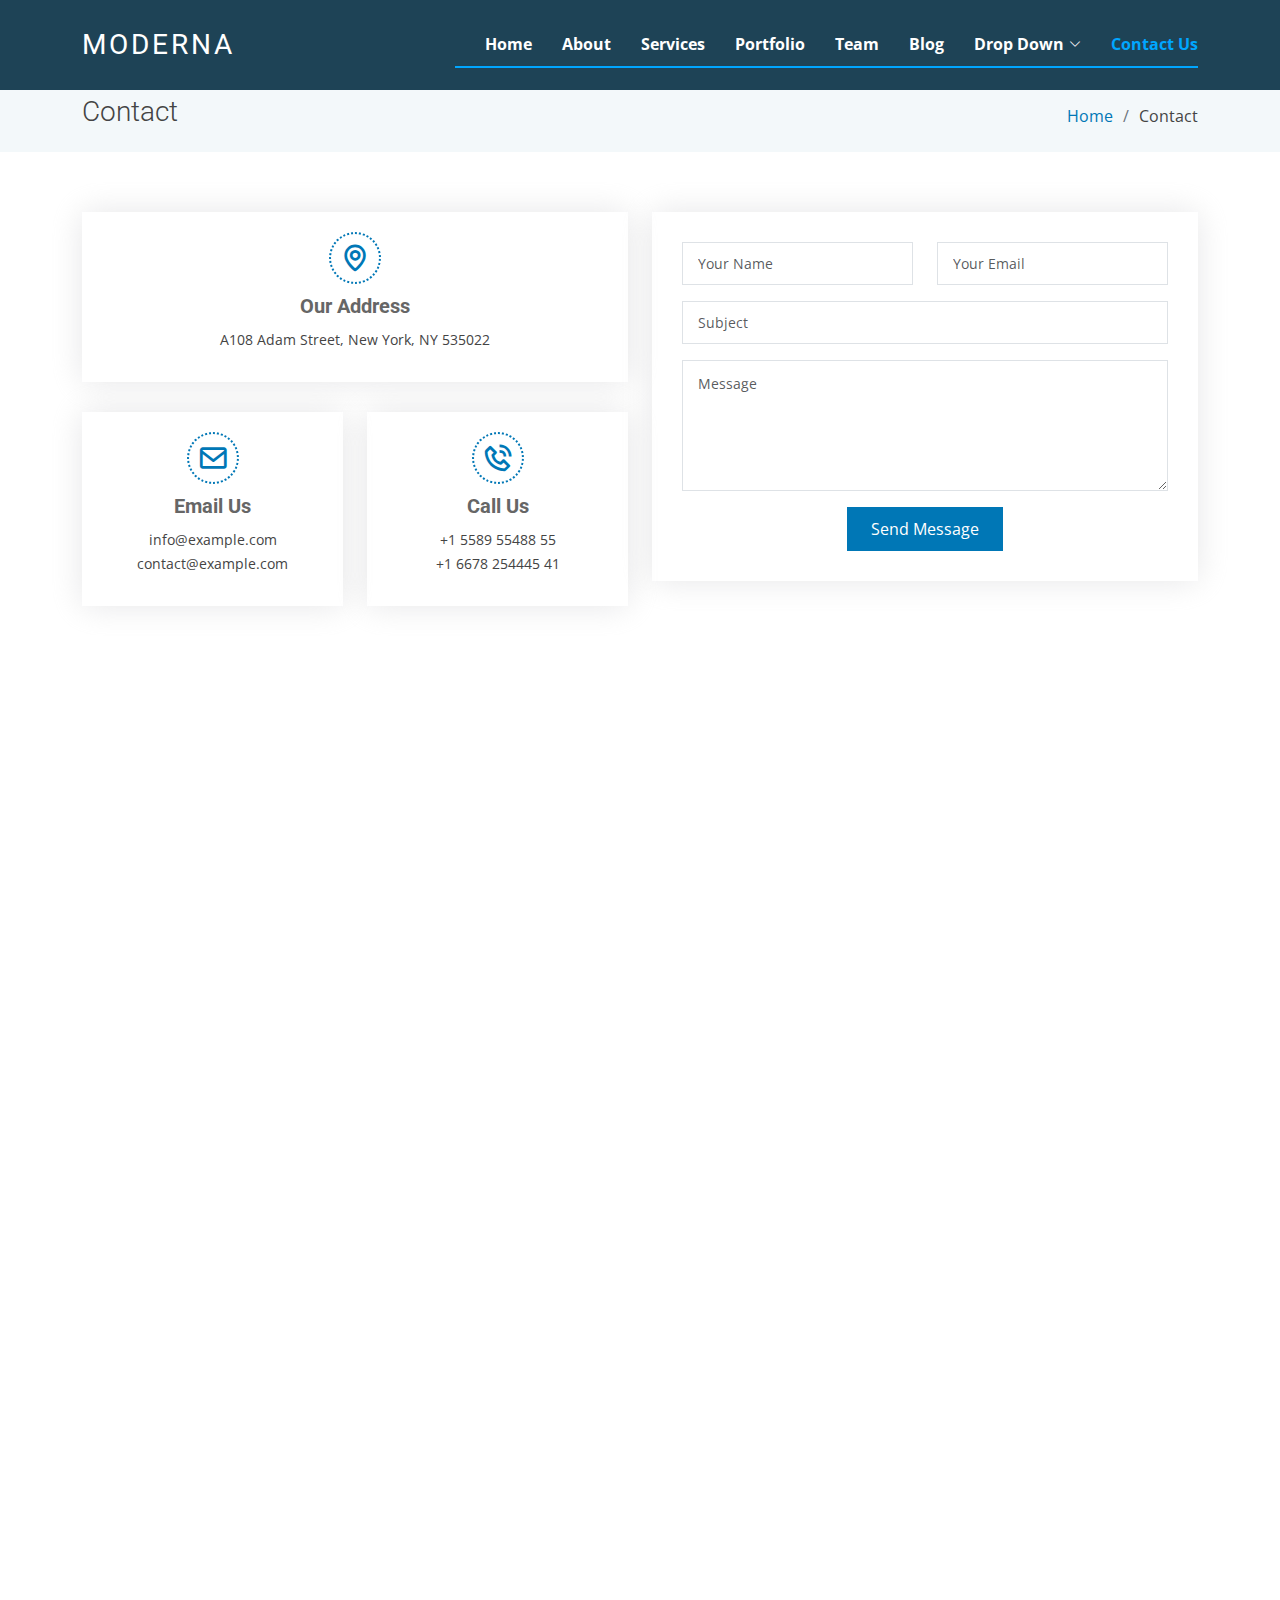
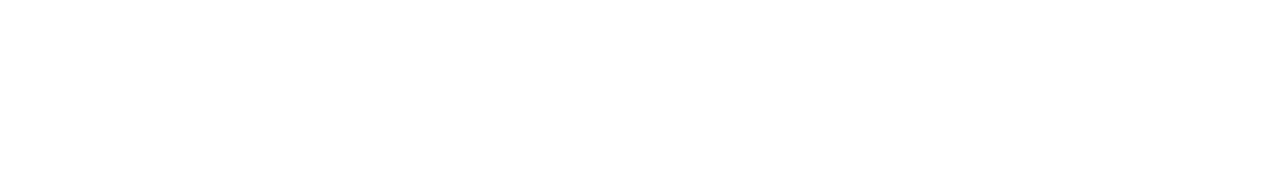
<file: contact.html>
<!DOCTYPE html>
<html lang="en">

<head>
  <meta charset="utf-8">
  <meta content="width=device-width, initial-scale=1.0" name="viewport">

  <title>Contact - Moderna Bootstrap Template</title>
  <meta content="" name="description">
  <meta content="" name="keywords">

  <!-- Favicons -->
  <link href="assets/img/favicon.png" rel="icon">
  <link href="assets/img/apple-touch-icon.png" rel="apple-touch-icon">

  <!-- Google Fonts -->
  <link href="https://fonts.googleapis.com/css?family=Open+Sans:300,300i,400,400i,600,600i,700,700i|Roboto:300,300i,400,400i,500,500i,700,700i&display=swap" rel="stylesheet">

  <!-- Vendor CSS Files -->
  <link href="assets/vendor/animate.css/animate.min.css" rel="stylesheet">
  <link href="assets/vendor/aos/aos.css" rel="stylesheet">
  <link href="assets/vendor/bootstrap/css/bootstrap.min.css" rel="stylesheet">
  <link href="assets/vendor/bootstrap-icons/bootstrap-icons.css" rel="stylesheet">
  <link href="assets/vendor/boxicons/css/boxicons.min.css" rel="stylesheet">
  <link href="assets/vendor/glightbox/css/glightbox.min.css" rel="stylesheet">
  <link href="assets/vendor/swiper/swiper-bundle.min.css" rel="stylesheet">

  <!-- Template Main CSS File -->
  <link href="assets/css/style.css" rel="stylesheet">

  <!-- =======================================================
  * Template Name: Moderna
  * Updated: May 30 2023 with Bootstrap v5.3.0
  * Template URL: https://bootstrapmade.com/free-bootstrap-template-corporate-moderna/
  * Author: BootstrapMade.com
  * License: https://bootstrapmade.com/license/
  ======================================================== -->
</head>

<body>

  <!-- ======= Header ======= -->
  <header id="header" class="fixed-top d-flex align-items-center ">
    <div class="container d-flex justify-content-between align-items-center">

      <div class="logo">
        <h1 class="text-light"><a href="index.html"><span>Moderna</span></a></h1>
        <!-- Uncomment below if you prefer to use an image logo -->
        <!-- <a href="index.html"><img src="assets/img/logo.png" alt="" class="img-fluid"></a>-->
      </div>

      <nav id="navbar" class="navbar">
        <ul>
          <li><a class="" href="index.html">Home</a></li>
          <li><a href="about.html">About</a></li>
          <li><a href="services.html">Services</a></li>
          <li><a href="portfolio.html">Portfolio</a></li>
          <li><a href="team.html">Team</a></li>
          <li><a href="blog.html">Blog</a></li>
          <li class="dropdown"><a href="#"><span>Drop Down</span> <i class="bi bi-chevron-down"></i></a>
            <ul>
              <li><a href="#">Drop Down 1</a></li>
              <li class="dropdown"><a href="#"><span>Deep Drop Down</span> <i class="bi bi-chevron-right"></i></a>
                <ul>
                  <li><a href="#">Deep Drop Down 1</a></li>
                  <li><a href="#">Deep Drop Down 2</a></li>
                  <li><a href="#">Deep Drop Down 3</a></li>
                  <li><a href="#">Deep Drop Down 4</a></li>
                  <li><a href="#">Deep Drop Down 5</a></li>
                </ul>
              </li>
              <li><a href="#">Drop Down 2</a></li>
              <li><a href="#">Drop Down 3</a></li>
              <li><a href="#">Drop Down 4</a></li>
            </ul>
          </li>
          <li><a class="active" href="contact.html">Contact Us</a></li>
        </ul>
        <i class="bi bi-list mobile-nav-toggle"></i>
      </nav><!-- .navbar -->

    </div>
  </header><!-- End Header -->

  <main id="main">

    <!-- ======= Contact Section ======= -->
    <section class="breadcrumbs">
      <div class="container">

        <div class="d-flex justify-content-between align-items-center">
          <h2>Contact</h2>
          <ol>
            <li><a href="index.html">Home</a></li>
            <li>Contact</li>
          </ol>
        </div>

      </div>
    </section><!-- End Contact Section -->

    <!-- ======= Contact Section ======= -->
    <section class="contact" data-aos="fade-up" data-aos-easing="ease-in-out" data-aos-duration="500">
      <div class="container">

        <div class="row">

          <div class="col-lg-6">

            <div class="row">
              <div class="col-md-12">
                <div class="info-box">
                  <i class="bx bx-map"></i>
                  <h3>Our Address</h3>
                  <p>A108 Adam Street, New York, NY 535022</p>
                </div>
              </div>
              <div class="col-md-6">
                <div class="info-box">
                  <i class="bx bx-envelope"></i>
                  <h3>Email Us</h3>
                  <p>info@example.com<br>contact@example.com</p>
                </div>
              </div>
              <div class="col-md-6">
                <div class="info-box">
                  <i class="bx bx-phone-call"></i>
                  <h3>Call Us</h3>
                  <p>+1 5589 55488 55<br>+1 6678 254445 41</p>
                </div>
              </div>
            </div>

          </div>

          <div class="col-lg-6">
            <form action="forms/contact.php" method="post" role="form" class="php-email-form">
              <div class="row">
                <div class="col-md-6 form-group">
                  <input type="text" name="name" class="form-control" id="name" placeholder="Your Name" required>
                </div>
                <div class="col-md-6 form-group mt-3 mt-md-0">
                  <input type="email" class="form-control" name="email" id="email" placeholder="Your Email" required>
                </div>
              </div>
              <div class="form-group mt-3">
                <input type="text" class="form-control" name="subject" id="subject" placeholder="Subject" required>
              </div>
              <div class="form-group mt-3">
                <textarea class="form-control" name="message" rows="5" placeholder="Message" required></textarea>
              </div>
              <div class="my-3">
                <div class="loading">Loading</div>
                <div class="error-message"></div>
                <div class="sent-message">Your message has been sent. Thank you!</div>
              </div>
              <div class="text-center"><button type="submit">Send Message</button></div>
            </form>
          </div>

        </div>

      </div>
    </section><!-- End Contact Section -->

    <!-- ======= Map Section ======= -->
    <section class="map mt-2">
      <div class="container-fluid p-0">
        <iframe src="https://www.google.com/maps/embed?pb=!1m18!1m12!1m3!1d3024.2219901290355!2d-74.00369368400567!3d40.71312937933185!2m3!1f0!2f0!3f0!3m2!1i1024!2i768!4f13.1!3m3!1m2!1s0x89c25a23e28c1191%3A0x49f75d3281df052a!2s150%20Park%20Row%2C%20New%20York%2C%20NY%2010007%2C%20USA!5e0!3m2!1sen!2sbg!4v1579767901424!5m2!1sen!2sbg" frameborder="0" style="border:0;" allowfullscreen=""></iframe>
      </div>
    </section><!-- End Map Section -->

  </main><!-- End #main -->

  <!-- ======= Footer ======= -->
  <footer id="footer" data-aos="fade-up" data-aos-easing="ease-in-out" data-aos-duration="500">

    <div class="footer-newsletter">
      <div class="container">
        <div class="row">
          <div class="col-lg-6">
            <h4>Our Newsletter</h4>
            <p>Tamen quem nulla quae legam multos aute sint culpa legam noster magna</p>
          </div>
          <div class="col-lg-6">
            <form action="" method="post">
              <input type="email" name="email"><input type="submit" value="Subscribe">
            </form>
          </div>
        </div>
      </div>
    </div>

    <div class="footer-top">
      <div class="container">
        <div class="row">

          <div class="col-lg-3 col-md-6 footer-links">
            <h4>Useful Links</h4>
            <ul>
              <li><i class="bx bx-chevron-right"></i> <a href="#">Home</a></li>
              <li><i class="bx bx-chevron-right"></i> <a href="#">About us</a></li>
              <li><i class="bx bx-chevron-right"></i> <a href="#">Services</a></li>
              <li><i class="bx bx-chevron-right"></i> <a href="#">Terms of service</a></li>
              <li><i class="bx bx-chevron-right"></i> <a href="#">Privacy policy</a></li>
            </ul>
          </div>

          <div class="col-lg-3 col-md-6 footer-links">
            <h4>Our Services</h4>
            <ul>
              <li><i class="bx bx-chevron-right"></i> <a href="#">Web Design</a></li>
              <li><i class="bx bx-chevron-right"></i> <a href="#">Web Development</a></li>
              <li><i class="bx bx-chevron-right"></i> <a href="#">Product Management</a></li>
              <li><i class="bx bx-chevron-right"></i> <a href="#">Marketing</a></li>
              <li><i class="bx bx-chevron-right"></i> <a href="#">Graphic Design</a></li>
            </ul>
          </div>

          <div class="col-lg-3 col-md-6 footer-contact">
            <h4>Contact Us</h4>
            <p>
              A108 Adam Street <br>
              New York, NY 535022<br>
              United States <br><br>
              <strong>Phone:</strong> +1 5589 55488 55<br>
              <strong>Email:</strong> info@example.com<br>
            </p>

          </div>

          <div class="col-lg-3 col-md-6 footer-info">
            <h3>About Moderna</h3>
            <p>Cras fermentum odio eu feugiat lide par naso tierra. Justo eget nada terra videa magna derita valies darta donna mare fermentum iaculis eu non diam phasellus.</p>
            <div class="social-links mt-3">
              <a href="#" class="twitter"><i class="bx bxl-twitter"></i></a>
              <a href="#" class="facebook"><i class="bx bxl-facebook"></i></a>
              <a href="#" class="instagram"><i class="bx bxl-instagram"></i></a>
              <a href="#" class="linkedin"><i class="bx bxl-linkedin"></i></a>
            </div>
          </div>

        </div>
      </div>
    </div>

    <div class="container">
      <div class="copyright">
        &copy; Copyright <strong><span>Moderna</span></strong>. All Rights Reserved
      </div>
      <div class="credits">
        <!-- All the links in the footer should remain intact. -->
        <!-- You can delete the links only if you purchased the pro version. -->
        <!-- Licensing information: https://bootstrapmade.com/license/ -->
        <!-- Purchase the pro version with working PHP/AJAX contact form: https://bootstrapmade.com/free-bootstrap-template-corporate-moderna/ -->
        Designed by <a href="https://bootstrapmade.com/">BootstrapMade</a>
      </div>
    </div>
  </footer><!-- End Footer -->

  <a href="#" class="back-to-top d-flex align-items-center justify-content-center"><i class="bi bi-arrow-up-short"></i></a>

  <!-- Vendor JS Files -->
  <script src="assets/vendor/purecounter/purecounter_vanilla.js"></script>
  <script src="assets/vendor/aos/aos.js"></script>
  <script src="assets/vendor/bootstrap/js/bootstrap.bundle.min.js"></script>
  <script src="assets/vendor/glightbox/js/glightbox.min.js"></script>
  <script src="assets/vendor/isotope-layout/isotope.pkgd.min.js"></script>
  <script src="assets/vendor/swiper/swiper-bundle.min.js"></script>
  <script src="assets/vendor/waypoints/noframework.waypoints.js"></script>
  <script src="assets/vendor/php-email-form/validate.js"></script>

  <!-- Template Main JS File -->
  <script src="assets/js/main.js"></script>

</body>

</html>
</file>
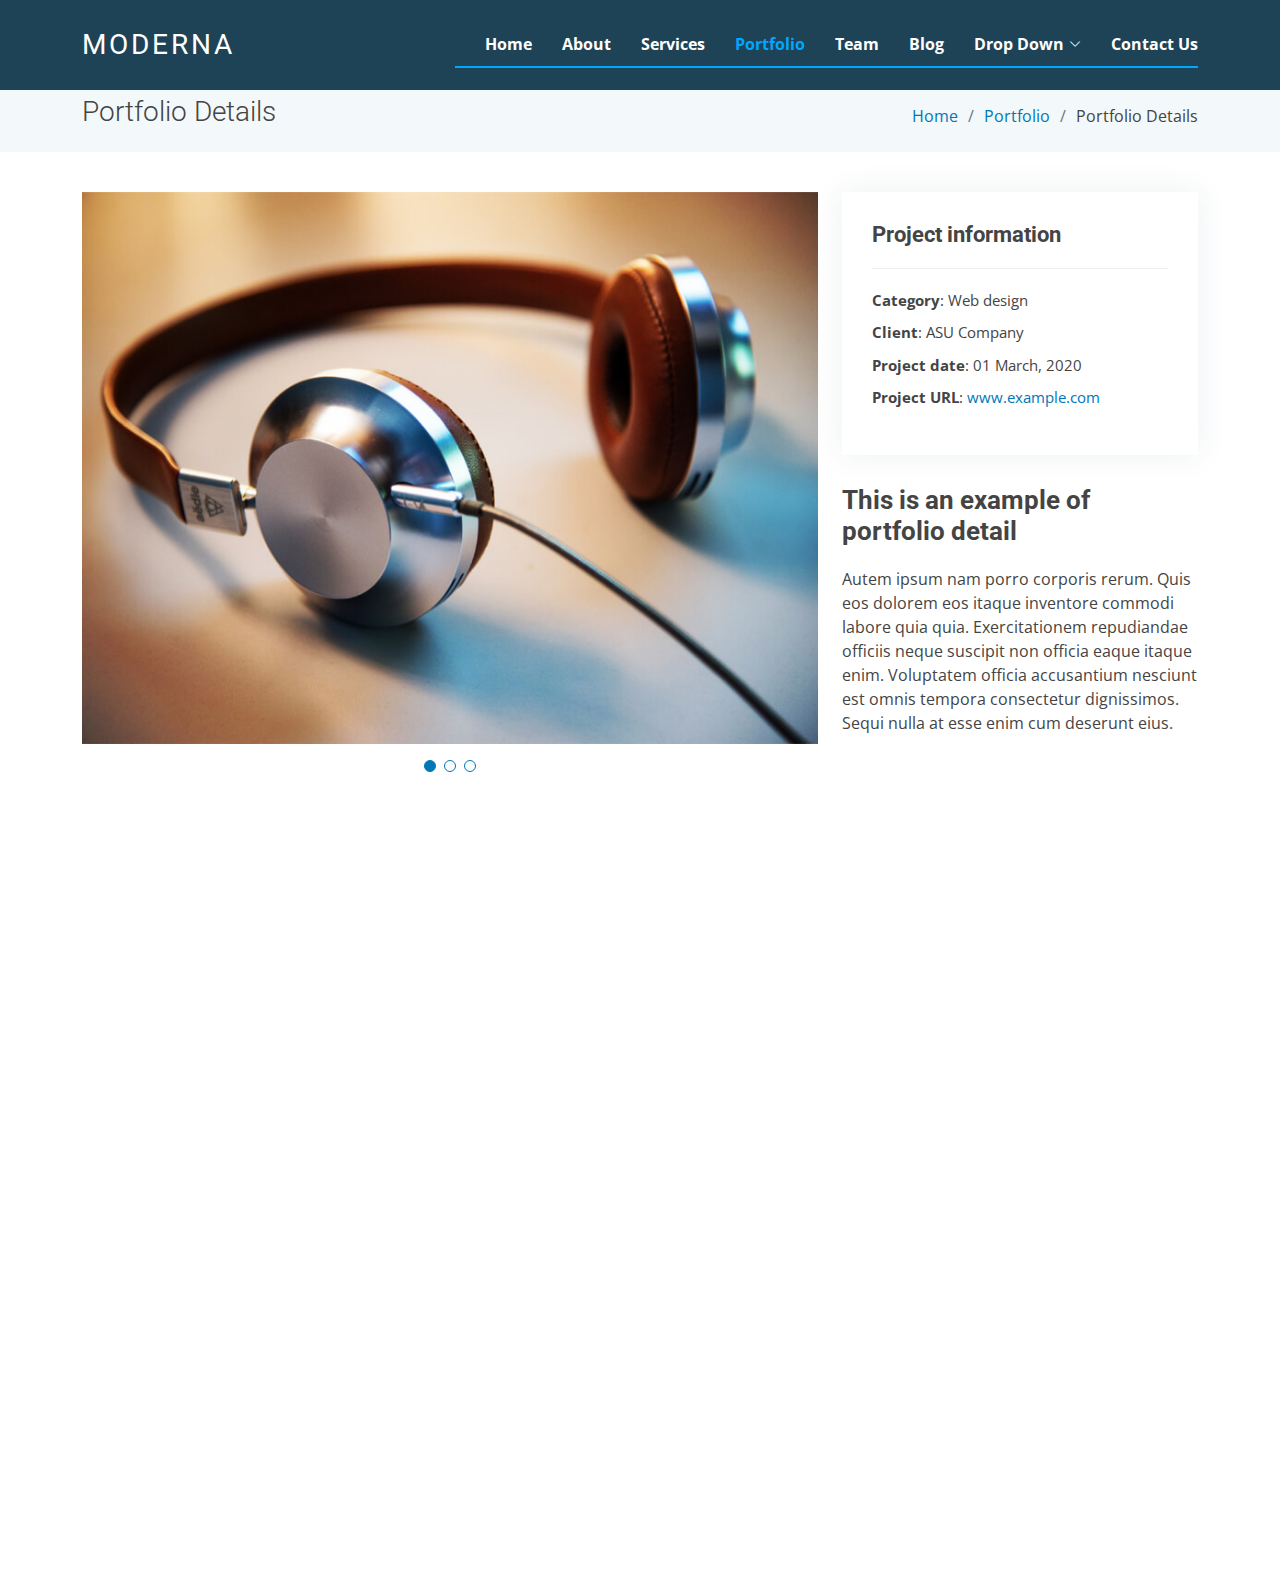
<file: portfolio-details.html>
<!DOCTYPE html>
<html lang="en">

<head>
  <meta charset="utf-8">
  <meta content="width=device-width, initial-scale=1.0" name="viewport">

  <title>Portfolio Details - Moderna Bootstrap Template</title>
  <meta content="" name="description">
  <meta content="" name="keywords">

  <!-- Favicons -->
  <link href="assets/img/favicon.png" rel="icon">
  <link href="assets/img/apple-touch-icon.png" rel="apple-touch-icon">

  <!-- Google Fonts -->
  <link href="https://fonts.googleapis.com/css?family=Open+Sans:300,300i,400,400i,600,600i,700,700i|Roboto:300,300i,400,400i,500,500i,700,700i&display=swap" rel="stylesheet">

  <!-- Vendor CSS Files -->
  <link href="assets/vendor/animate.css/animate.min.css" rel="stylesheet">
  <link href="assets/vendor/aos/aos.css" rel="stylesheet">
  <link href="assets/vendor/bootstrap/css/bootstrap.min.css" rel="stylesheet">
  <link href="assets/vendor/bootstrap-icons/bootstrap-icons.css" rel="stylesheet">
  <link href="assets/vendor/boxicons/css/boxicons.min.css" rel="stylesheet">
  <link href="assets/vendor/glightbox/css/glightbox.min.css" rel="stylesheet">
  <link href="assets/vendor/swiper/swiper-bundle.min.css" rel="stylesheet">

  <!-- Template Main CSS File -->
  <link href="assets/css/style.css" rel="stylesheet">

  <!-- =======================================================
  * Template Name: Moderna
  * Updated: May 30 2023 with Bootstrap v5.3.0
  * Template URL: https://bootstrapmade.com/free-bootstrap-template-corporate-moderna/
  * Author: BootstrapMade.com
  * License: https://bootstrapmade.com/license/
  ======================================================== -->
</head>

<body>

  <!-- ======= Header ======= -->
  <header id="header" class="fixed-top d-flex align-items-center ">
    <div class="container d-flex justify-content-between align-items-center">

      <div class="logo">
        <h1 class="text-light"><a href="index.html"><span>Moderna</span></a></h1>
        <!-- Uncomment below if you prefer to use an image logo -->
        <!-- <a href="index.html"><img src="assets/img/logo.png" alt="" class="img-fluid"></a>-->
      </div>

      <nav id="navbar" class="navbar">
        <ul>
          <li><a class="" href="index.html">Home</a></li>
          <li><a href="about.html">About</a></li>
          <li><a href="services.html">Services</a></li>
          <li><a class="active" href="portfolio.html">Portfolio</a></li>
          <li><a href="team.html">Team</a></li>
          <li><a href="blog.html">Blog</a></li>
          <li class="dropdown"><a href="#"><span>Drop Down</span> <i class="bi bi-chevron-down"></i></a>
            <ul>
              <li><a href="#">Drop Down 1</a></li>
              <li class="dropdown"><a href="#"><span>Deep Drop Down</span> <i class="bi bi-chevron-right"></i></a>
                <ul>
                  <li><a href="#">Deep Drop Down 1</a></li>
                  <li><a href="#">Deep Drop Down 2</a></li>
                  <li><a href="#">Deep Drop Down 3</a></li>
                  <li><a href="#">Deep Drop Down 4</a></li>
                  <li><a href="#">Deep Drop Down 5</a></li>
                </ul>
              </li>
              <li><a href="#">Drop Down 2</a></li>
              <li><a href="#">Drop Down 3</a></li>
              <li><a href="#">Drop Down 4</a></li>
            </ul>
          </li>
          <li><a href="contact.html">Contact Us</a></li>
        </ul>
        <i class="bi bi-list mobile-nav-toggle"></i>
      </nav><!-- .navbar -->

    </div>
  </header><!-- End Header -->

  <main id="main">

    <!-- ======= Our Portfolio Section ======= -->
    <section class="breadcrumbs">
      <div class="container">

        <div class="d-flex justify-content-between align-items-center">
          <h2>Portfolio Details</h2>
          <ol>
            <li><a href="index.html">Home</a></li>
            <li><a href="portfolio.html">Portfolio</a></li>
            <li>Portfolio Details</li>
          </ol>
        </div>

      </div>
    </section><!-- End Our Portfolio Section -->

    <!-- ======= Portfolio Details Section ======= -->
    <section id="portfolio-details" class="portfolio-details">
      <div class="container">

        <div class="row gy-4">

          <div class="col-lg-8">
            <div class="portfolio-details-slider swiper">
              <div class="swiper-wrapper align-items-center">

                <div class="swiper-slide">
                  <img src="assets/img/portfolio/portfolio-1.jpg" alt="">
                </div>

                <div class="swiper-slide">
                  <img src="assets/img/portfolio/portfolio-2.jpg" alt="">
                </div>

                <div class="swiper-slide">
                  <img src="assets/img/portfolio/portfolio-3.jpg" alt="">
                </div>

              </div>
              <div class="swiper-pagination"></div>
            </div>
          </div>

          <div class="col-lg-4">
            <div class="portfolio-info">
              <h3>Project information</h3>
              <ul>
                <li><strong>Category</strong>: Web design</li>
                <li><strong>Client</strong>: ASU Company</li>
                <li><strong>Project date</strong>: 01 March, 2020</li>
                <li><strong>Project URL</strong>: <a href="#">www.example.com</a></li>
              </ul>
            </div>
            <div class="portfolio-description">
              <h2>This is an example of portfolio detail</h2>
              <p>
                Autem ipsum nam porro corporis rerum. Quis eos dolorem eos itaque inventore commodi labore quia quia. Exercitationem repudiandae officiis neque suscipit non officia eaque itaque enim. Voluptatem officia accusantium nesciunt est omnis tempora consectetur dignissimos. Sequi nulla at esse enim cum deserunt eius.
              </p>
            </div>
          </div>

        </div>

      </div>
    </section><!-- End Portfolio Details Section -->

  </main><!-- End #main -->

  <!-- ======= Footer ======= -->
  <footer id="footer" data-aos="fade-up" data-aos-easing="ease-in-out" data-aos-duration="500">

    <div class="footer-newsletter">
      <div class="container">
        <div class="row">
          <div class="col-lg-6">
            <h4>Our Newsletter</h4>
            <p>Tamen quem nulla quae legam multos aute sint culpa legam noster magna</p>
          </div>
          <div class="col-lg-6">
            <form action="" method="post">
              <input type="email" name="email"><input type="submit" value="Subscribe">
            </form>
          </div>
        </div>
      </div>
    </div>

    <div class="footer-top">
      <div class="container">
        <div class="row">

          <div class="col-lg-3 col-md-6 footer-links">
            <h4>Useful Links</h4>
            <ul>
              <li><i class="bx bx-chevron-right"></i> <a href="#">Home</a></li>
              <li><i class="bx bx-chevron-right"></i> <a href="#">About us</a></li>
              <li><i class="bx bx-chevron-right"></i> <a href="#">Services</a></li>
              <li><i class="bx bx-chevron-right"></i> <a href="#">Terms of service</a></li>
              <li><i class="bx bx-chevron-right"></i> <a href="#">Privacy policy</a></li>
            </ul>
          </div>

          <div class="col-lg-3 col-md-6 footer-links">
            <h4>Our Services</h4>
            <ul>
              <li><i class="bx bx-chevron-right"></i> <a href="#">Web Design</a></li>
              <li><i class="bx bx-chevron-right"></i> <a href="#">Web Development</a></li>
              <li><i class="bx bx-chevron-right"></i> <a href="#">Product Management</a></li>
              <li><i class="bx bx-chevron-right"></i> <a href="#">Marketing</a></li>
              <li><i class="bx bx-chevron-right"></i> <a href="#">Graphic Design</a></li>
            </ul>
          </div>

          <div class="col-lg-3 col-md-6 footer-contact">
            <h4>Contact Us</h4>
            <p>
              A108 Adam Street <br>
              New York, NY 535022<br>
              United States <br><br>
              <strong>Phone:</strong> +1 5589 55488 55<br>
              <strong>Email:</strong> info@example.com<br>
            </p>

          </div>

          <div class="col-lg-3 col-md-6 footer-info">
            <h3>About Moderna</h3>
            <p>Cras fermentum odio eu feugiat lide par naso tierra. Justo eget nada terra videa magna derita valies darta donna mare fermentum iaculis eu non diam phasellus.</p>
            <div class="social-links mt-3">
              <a href="#" class="twitter"><i class="bx bxl-twitter"></i></a>
              <a href="#" class="facebook"><i class="bx bxl-facebook"></i></a>
              <a href="#" class="instagram"><i class="bx bxl-instagram"></i></a>
              <a href="#" class="linkedin"><i class="bx bxl-linkedin"></i></a>
            </div>
          </div>

        </div>
      </div>
    </div>

    <div class="container">
      <div class="copyright">
        &copy; Copyright <strong><span>Moderna</span></strong>. All Rights Reserved
      </div>
      <div class="credits">
        <!-- All the links in the footer should remain intact. -->
        <!-- You can delete the links only if you purchased the pro version. -->
        <!-- Licensing information: https://bootstrapmade.com/license/ -->
        <!-- Purchase the pro version with working PHP/AJAX contact form: https://bootstrapmade.com/free-bootstrap-template-corporate-moderna/ -->
        Designed by <a href="https://bootstrapmade.com/">BootstrapMade</a>
      </div>
    </div>
  </footer><!-- End Footer -->

  <a href="#" class="back-to-top d-flex align-items-center justify-content-center"><i class="bi bi-arrow-up-short"></i></a>

  <!-- Vendor JS Files -->
  <script src="assets/vendor/purecounter/purecounter_vanilla.js"></script>
  <script src="assets/vendor/aos/aos.js"></script>
  <script src="assets/vendor/bootstrap/js/bootstrap.bundle.min.js"></script>
  <script src="assets/vendor/glightbox/js/glightbox.min.js"></script>
  <script src="assets/vendor/isotope-layout/isotope.pkgd.min.js"></script>
  <script src="assets/vendor/swiper/swiper-bundle.min.js"></script>
  <script src="assets/vendor/waypoints/noframework.waypoints.js"></script>
  <script src="assets/vendor/php-email-form/validate.js"></script>

  <!-- Template Main JS File -->
  <script src="assets/js/main.js"></script>

</body>

</html>
</file>
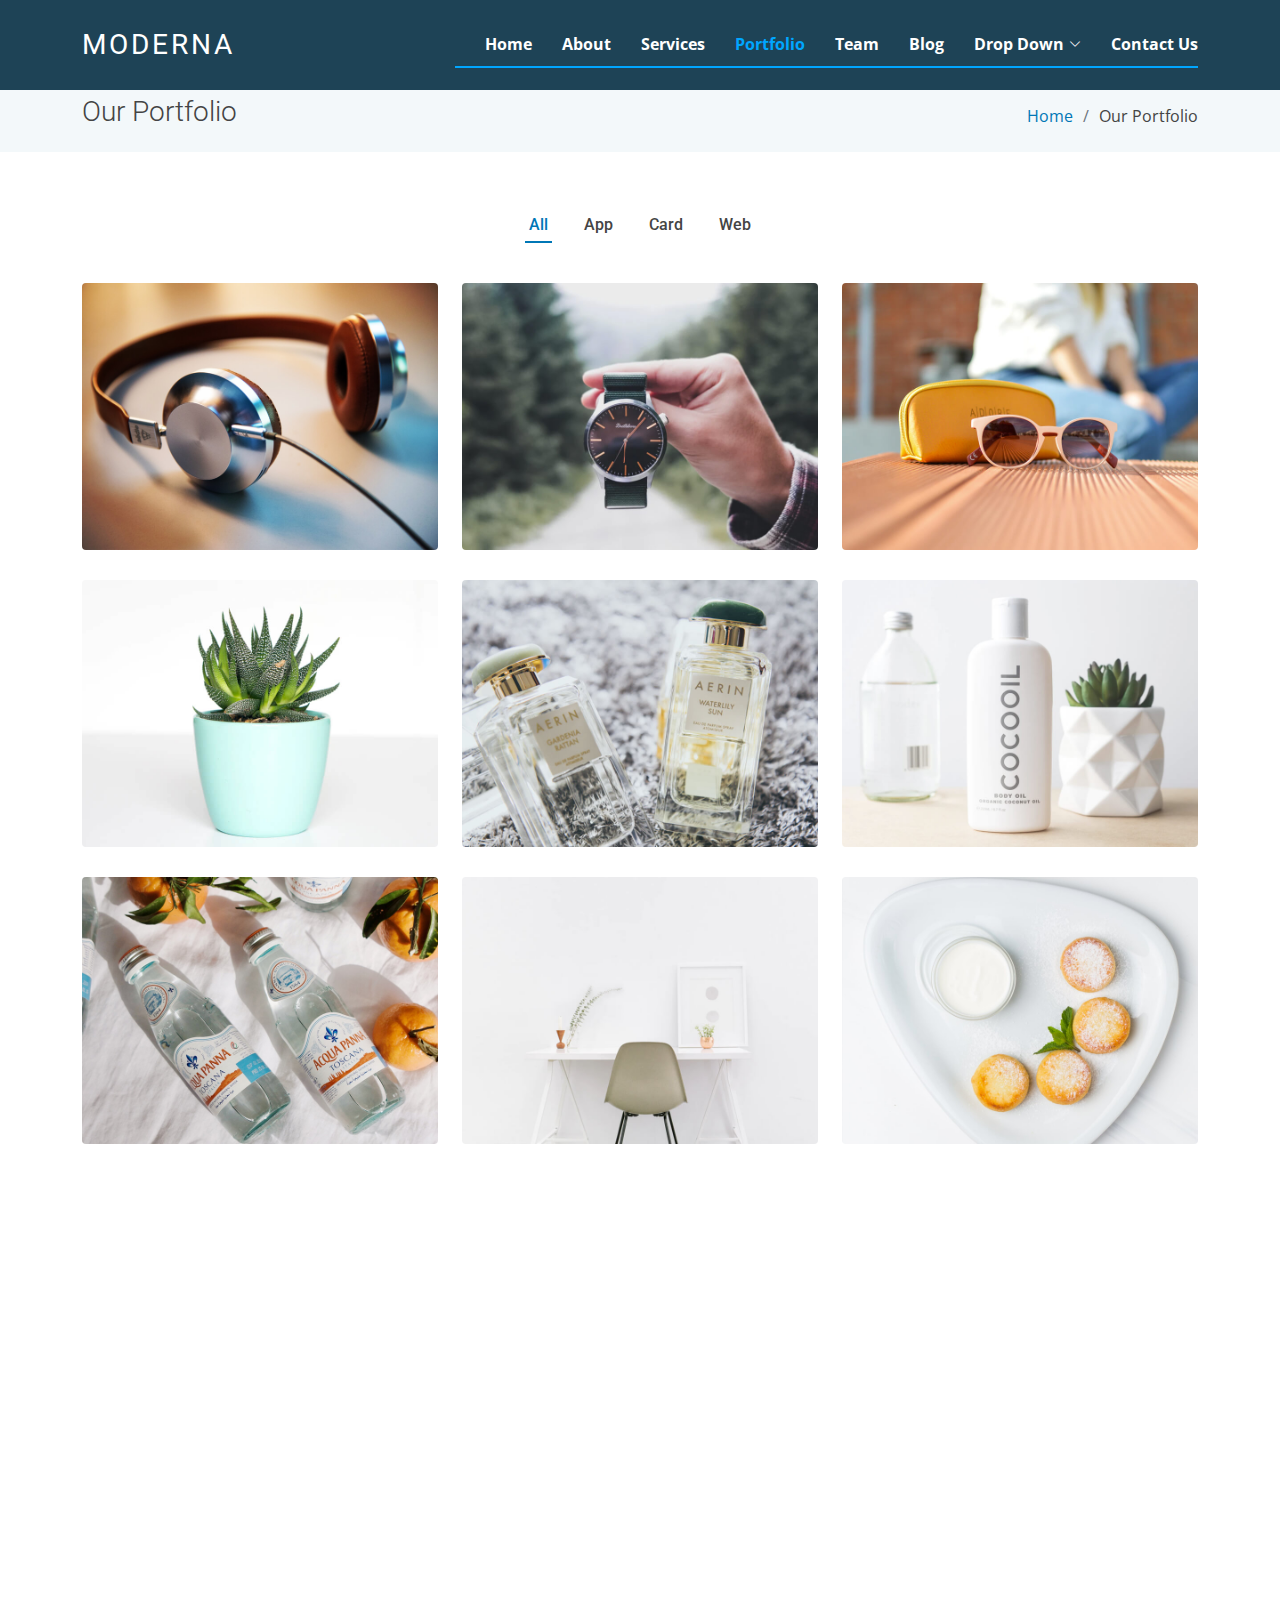
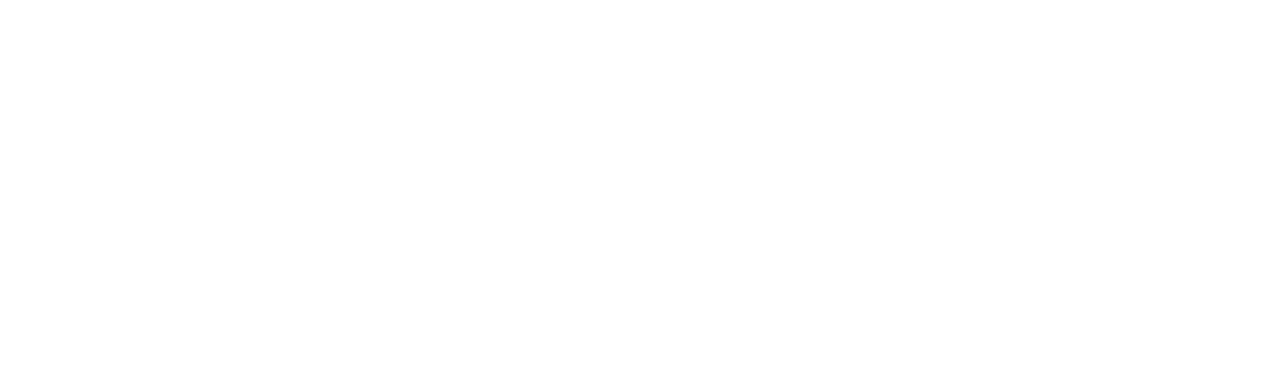
<file: portfolio.html>
<!DOCTYPE html>
<html lang="en">

<head>
  <meta charset="utf-8">
  <meta content="width=device-width, initial-scale=1.0" name="viewport">

  <title>Portfolio - Moderna Bootstrap Template</title>
  <meta content="" name="description">
  <meta content="" name="keywords">

  <!-- Favicons -->
  <link href="assets/img/favicon.png" rel="icon">
  <link href="assets/img/apple-touch-icon.png" rel="apple-touch-icon">

  <!-- Google Fonts -->
  <link href="https://fonts.googleapis.com/css?family=Open+Sans:300,300i,400,400i,600,600i,700,700i|Roboto:300,300i,400,400i,500,500i,700,700i&display=swap" rel="stylesheet">

  <!-- Vendor CSS Files -->
  <link href="assets/vendor/animate.css/animate.min.css" rel="stylesheet">
  <link href="assets/vendor/aos/aos.css" rel="stylesheet">
  <link href="assets/vendor/bootstrap/css/bootstrap.min.css" rel="stylesheet">
  <link href="assets/vendor/bootstrap-icons/bootstrap-icons.css" rel="stylesheet">
  <link href="assets/vendor/boxicons/css/boxicons.min.css" rel="stylesheet">
  <link href="assets/vendor/glightbox/css/glightbox.min.css" rel="stylesheet">
  <link href="assets/vendor/swiper/swiper-bundle.min.css" rel="stylesheet">

  <!-- Template Main CSS File -->
  <link href="assets/css/style.css" rel="stylesheet">

  <!-- =======================================================
  * Template Name: Moderna
  * Updated: May 30 2023 with Bootstrap v5.3.0
  * Template URL: https://bootstrapmade.com/free-bootstrap-template-corporate-moderna/
  * Author: BootstrapMade.com
  * License: https://bootstrapmade.com/license/
  ======================================================== -->
</head>

<body>

  <!-- ======= Header ======= -->
  <header id="header" class="fixed-top d-flex align-items-center ">
    <div class="container d-flex justify-content-between align-items-center">

      <div class="logo">
        <h1 class="text-light"><a href="index.html"><span>Moderna</span></a></h1>
        <!-- Uncomment below if you prefer to use an image logo -->
        <!-- <a href="index.html"><img src="assets/img/logo.png" alt="" class="img-fluid"></a>-->
      </div>

      <nav id="navbar" class="navbar">
        <ul>
          <li><a class="" href="index.html">Home</a></li>
          <li><a href="about.html">About</a></li>
          <li><a href="services.html">Services</a></li>
          <li><a class="active" href="portfolio.html">Portfolio</a></li>
          <li><a href="team.html">Team</a></li>
          <li><a href="blog.html">Blog</a></li>
          <li class="dropdown"><a href="#"><span>Drop Down</span> <i class="bi bi-chevron-down"></i></a>
            <ul>
              <li><a href="#">Drop Down 1</a></li>
              <li class="dropdown"><a href="#"><span>Deep Drop Down</span> <i class="bi bi-chevron-right"></i></a>
                <ul>
                  <li><a href="#">Deep Drop Down 1</a></li>
                  <li><a href="#">Deep Drop Down 2</a></li>
                  <li><a href="#">Deep Drop Down 3</a></li>
                  <li><a href="#">Deep Drop Down 4</a></li>
                  <li><a href="#">Deep Drop Down 5</a></li>
                </ul>
              </li>
              <li><a href="#">Drop Down 2</a></li>
              <li><a href="#">Drop Down 3</a></li>
              <li><a href="#">Drop Down 4</a></li>
            </ul>
          </li>
          <li><a href="contact.html">Contact Us</a></li>
        </ul>
        <i class="bi bi-list mobile-nav-toggle"></i>
      </nav><!-- .navbar -->

    </div>
  </header><!-- End Header -->

  <main id="main">

    <!-- ======= Our Portfolio Section ======= -->
    <section class="breadcrumbs">
      <div class="container">

        <div class="d-flex justify-content-between align-items-center">
          <h2>Our Portfolio</h2>
          <ol>
            <li><a href="index.html">Home</a></li>
            <li>Our Portfolio</li>
          </ol>
        </div>

      </div>
    </section><!-- End Our Portfolio Section -->

    <!-- ======= Portfolio Section ======= -->
    <section class="portfolio">
      <div class="container">

        <div class="row">
          <div class="col-lg-12">
            <ul id="portfolio-flters">
              <li data-filter="*" class="filter-active">All</li>
              <li data-filter=".filter-app">App</li>
              <li data-filter=".filter-card">Card</li>
              <li data-filter=".filter-web">Web</li>
            </ul>
          </div>
        </div>

        <div class="row portfolio-container" data-aos="fade-up" data-aos-easing="ease-in-out" data-aos-duration="500">

          <div class="col-lg-4 col-md-6 portfolio-wrap filter-app">
            <div class="portfolio-item">
              <img src="assets/img/portfolio/portfolio-1.jpg" class="img-fluid" alt="">
              <div class="portfolio-info">
                <h3>App 1</h3>
                <div>
                  <a href="assets/img/portfolio/portfolio-1.jpg" data-gallery="portfolioGallery" class="portfolio-lightbox" title="App 1"><i class="bx bx-plus"></i></a>
                  <a href="portfolio-details.html" title="Portfolio Details"><i class="bx bx-link"></i></a>
                </div>
              </div>
            </div>
          </div>

          <div class="col-lg-4 col-md-6 portfolio-wrap filter-web">
            <div class="portfolio-item">
              <img src="assets/img/portfolio/portfolio-2.jpg" class="img-fluid" alt="">
              <div class="portfolio-info">
                <h3>Web 3</h3>
                <div>
                  <a href="assets/img/portfolio/portfolio-2.jpg" data-gallery="portfolioGallery" class="portfolio-lightbox" title="Web 3"><i class="bx bx-plus"></i></a>
                  <a href="portfolio-details.html" title="Portfolio Details"><i class="bx bx-link"></i></a>
                </div>
              </div>
            </div>
          </div>

          <div class="col-lg-4 col-md-6 portfolio-wrap filter-app">
            <div class="portfolio-item">
              <img src="assets/img/portfolio/portfolio-3.jpg" class="img-fluid" alt="">
              <div class="portfolio-info">
                <h3>App 2</h3>
                <div>
                  <a href="assets/img/portfolio/portfolio-3.jpg" data-gallery="portfolioGallery" class="portfolio-lightbox" title="App 2"><i class="bx bx-plus"></i></a>
                  <a href="portfolio-details.html" title="Portfolio Details"><i class="bx bx-link"></i></a>
                </div>
              </div>
            </div>
          </div>

          <div class="col-lg-4 col-md-6 portfolio-wrap filter-card">
            <div class="portfolio-item">
              <img src="assets/img/portfolio/portfolio-4.jpg" class="img-fluid" alt="">
              <div class="portfolio-info">
                <h3>Card 2</h3>
                <div>
                  <a href="assets/img/portfolio/portfolio-4.jpg" data-gallery="portfolioGallery" class="portfolio-lightbox" title="Card 2"><i class="bx bx-plus"></i></a>
                  <a href="portfolio-details.html" title="Portfolio Details"><i class="bx bx-link"></i></a>
                </div>
              </div>
            </div>
          </div>

          <div class="col-lg-4 col-md-6 portfolio-wrap filter-web">
            <div class="portfolio-item">
              <img src="assets/img/portfolio/portfolio-5.jpg" class="img-fluid" alt="">
              <div class="portfolio-info">
                <h3>Web 2</h3>
                <div>
                  <a href="assets/img/portfolio/portfolio-5.jpg" data-gallery="portfolioGallery" class="portfolio-lightbox" title="Web 2"><i class="bx bx-plus"></i></a>
                  <a href="portfolio-details.html" title="Portfolio Details"><i class="bx bx-link"></i></a>
                </div>
              </div>
            </div>
          </div>

          <div class="col-lg-4 col-md-6 portfolio-wrap filter-app">
            <div class="portfolio-item">
              <img src="assets/img/portfolio/portfolio-6.jpg" class="img-fluid" alt="">
              <div class="portfolio-info">
                <h3>App 3</h3>
                <div>
                  <a href="assets/img/portfolio/portfolio-6.jpg" data-gallery="portfolioGallery" class="portfolio-lightbox" title="App 3"><i class="bx bx-plus"></i></a>
                  <a href="portfolio-details.html" title="Portfolio Details"><i class="bx bx-link"></i></a>
                </div>
              </div>
            </div>
          </div>

          <div class="col-lg-4 col-md-6 portfolio-wrap filter-card">
            <div class="portfolio-item">
              <img src="assets/img/portfolio/portfolio-7.jpg" class="img-fluid" alt="">
              <div class="portfolio-info">
                <h3>Card 1</h3>
                <div>
                  <a href="assets/img/portfolio/portfolio-7.jpg" data-gallery="portfolioGallery" class="portfolio-lightbox" title="Card 1"><i class="bx bx-plus"></i></a>
                  <a href="portfolio-details.html" title="Portfolio Details"><i class="bx bx-link"></i></a>
                </div>
              </div>
            </div>
          </div>

          <div class="col-lg-4 col-md-6 portfolio-wrap filter-card">
            <div class="portfolio-item">
              <img src="assets/img/portfolio/portfolio-8.jpg" class="img-fluid" alt="">
              <div class="portfolio-info">
                <h3>Card 3</h3>
                <div>
                  <a href="assets/img/portfolio/portfolio-8.jpg" data-gallery="portfolioGallery" class="portfolio-lightbox" title="Card 3"><i class="bx bx-plus"></i></a>
                  <a href="portfolio-details.html" title="Portfolio Details"><i class="bx bx-link"></i></a>
                </div>
              </div>
            </div>
          </div>

          <div class="col-lg-4 col-md-6 portfolio-wrap filter-web">
            <div class="portfolio-item">
              <img src="assets/img/portfolio/portfolio-9.jpg" class="img-fluid" alt="">
              <div class="portfolio-info">
                <h3>Web 1</h3>
                <div>
                  <a href="assets/img/portfolio/portfolio-9.jpg" data-gallery="portfolioGallery" class="portfolio-lightbox" title="Web 1"><i class="bx bx-plus"></i></a>
                  <a href="portfolio-details.html" title="Portfolio Details"><i class="bx bx-link"></i></a>
                </div>
              </div>
            </div>
          </div>

        </div>

      </div>
    </section><!-- End Portfolio Section -->

  </main><!-- End #main -->

  <!-- ======= Footer ======= -->
  <footer id="footer" data-aos="fade-up" data-aos-easing="ease-in-out" data-aos-duration="500">

    <div class="footer-newsletter">
      <div class="container">
        <div class="row">
          <div class="col-lg-6">
            <h4>Our Newsletter</h4>
            <p>Tamen quem nulla quae legam multos aute sint culpa legam noster magna</p>
          </div>
          <div class="col-lg-6">
            <form action="" method="post">
              <input type="email" name="email"><input type="submit" value="Subscribe">
            </form>
          </div>
        </div>
      </div>
    </div>

    <div class="footer-top">
      <div class="container">
        <div class="row">

          <div class="col-lg-3 col-md-6 footer-links">
            <h4>Useful Links</h4>
            <ul>
              <li><i class="bx bx-chevron-right"></i> <a href="#">Home</a></li>
              <li><i class="bx bx-chevron-right"></i> <a href="#">About us</a></li>
              <li><i class="bx bx-chevron-right"></i> <a href="#">Services</a></li>
              <li><i class="bx bx-chevron-right"></i> <a href="#">Terms of service</a></li>
              <li><i class="bx bx-chevron-right"></i> <a href="#">Privacy policy</a></li>
            </ul>
          </div>

          <div class="col-lg-3 col-md-6 footer-links">
            <h4>Our Services</h4>
            <ul>
              <li><i class="bx bx-chevron-right"></i> <a href="#">Web Design</a></li>
              <li><i class="bx bx-chevron-right"></i> <a href="#">Web Development</a></li>
              <li><i class="bx bx-chevron-right"></i> <a href="#">Product Management</a></li>
              <li><i class="bx bx-chevron-right"></i> <a href="#">Marketing</a></li>
              <li><i class="bx bx-chevron-right"></i> <a href="#">Graphic Design</a></li>
            </ul>
          </div>

          <div class="col-lg-3 col-md-6 footer-contact">
            <h4>Contact Us</h4>
            <p>
              A108 Adam Street <br>
              New York, NY 535022<br>
              United States <br><br>
              <strong>Phone:</strong> +1 5589 55488 55<br>
              <strong>Email:</strong> info@example.com<br>
            </p>

          </div>

          <div class="col-lg-3 col-md-6 footer-info">
            <h3>About Moderna</h3>
            <p>Cras fermentum odio eu feugiat lide par naso tierra. Justo eget nada terra videa magna derita valies darta donna mare fermentum iaculis eu non diam phasellus.</p>
            <div class="social-links mt-3">
              <a href="#" class="twitter"><i class="bx bxl-twitter"></i></a>
              <a href="#" class="facebook"><i class="bx bxl-facebook"></i></a>
              <a href="#" class="instagram"><i class="bx bxl-instagram"></i></a>
              <a href="#" class="linkedin"><i class="bx bxl-linkedin"></i></a>
            </div>
          </div>

        </div>
      </div>
    </div>

    <div class="container">
      <div class="copyright">
        &copy; Copyright <strong><span>Moderna</span></strong>. All Rights Reserved
      </div>
      <div class="credits">
        <!-- All the links in the footer should remain intact. -->
        <!-- You can delete the links only if you purchased the pro version. -->
        <!-- Licensing information: https://bootstrapmade.com/license/ -->
        <!-- Purchase the pro version with working PHP/AJAX contact form: https://bootstrapmade.com/free-bootstrap-template-corporate-moderna/ -->
        Designed by <a href="https://bootstrapmade.com/">BootstrapMade</a>
      </div>
    </div>
  </footer><!-- End Footer -->

  <a href="#" class="back-to-top d-flex align-items-center justify-content-center"><i class="bi bi-arrow-up-short"></i></a>

  <!-- Vendor JS Files -->
  <script src="assets/vendor/purecounter/purecounter_vanilla.js"></script>
  <script src="assets/vendor/aos/aos.js"></script>
  <script src="assets/vendor/bootstrap/js/bootstrap.bundle.min.js"></script>
  <script src="assets/vendor/glightbox/js/glightbox.min.js"></script>
  <script src="assets/vendor/isotope-layout/isotope.pkgd.min.js"></script>
  <script src="assets/vendor/swiper/swiper-bundle.min.js"></script>
  <script src="assets/vendor/waypoints/noframework.waypoints.js"></script>
  <script src="assets/vendor/php-email-form/validate.js"></script>

  <!-- Template Main JS File -->
  <script src="assets/js/main.js"></script>

</body>

</html>
</file>
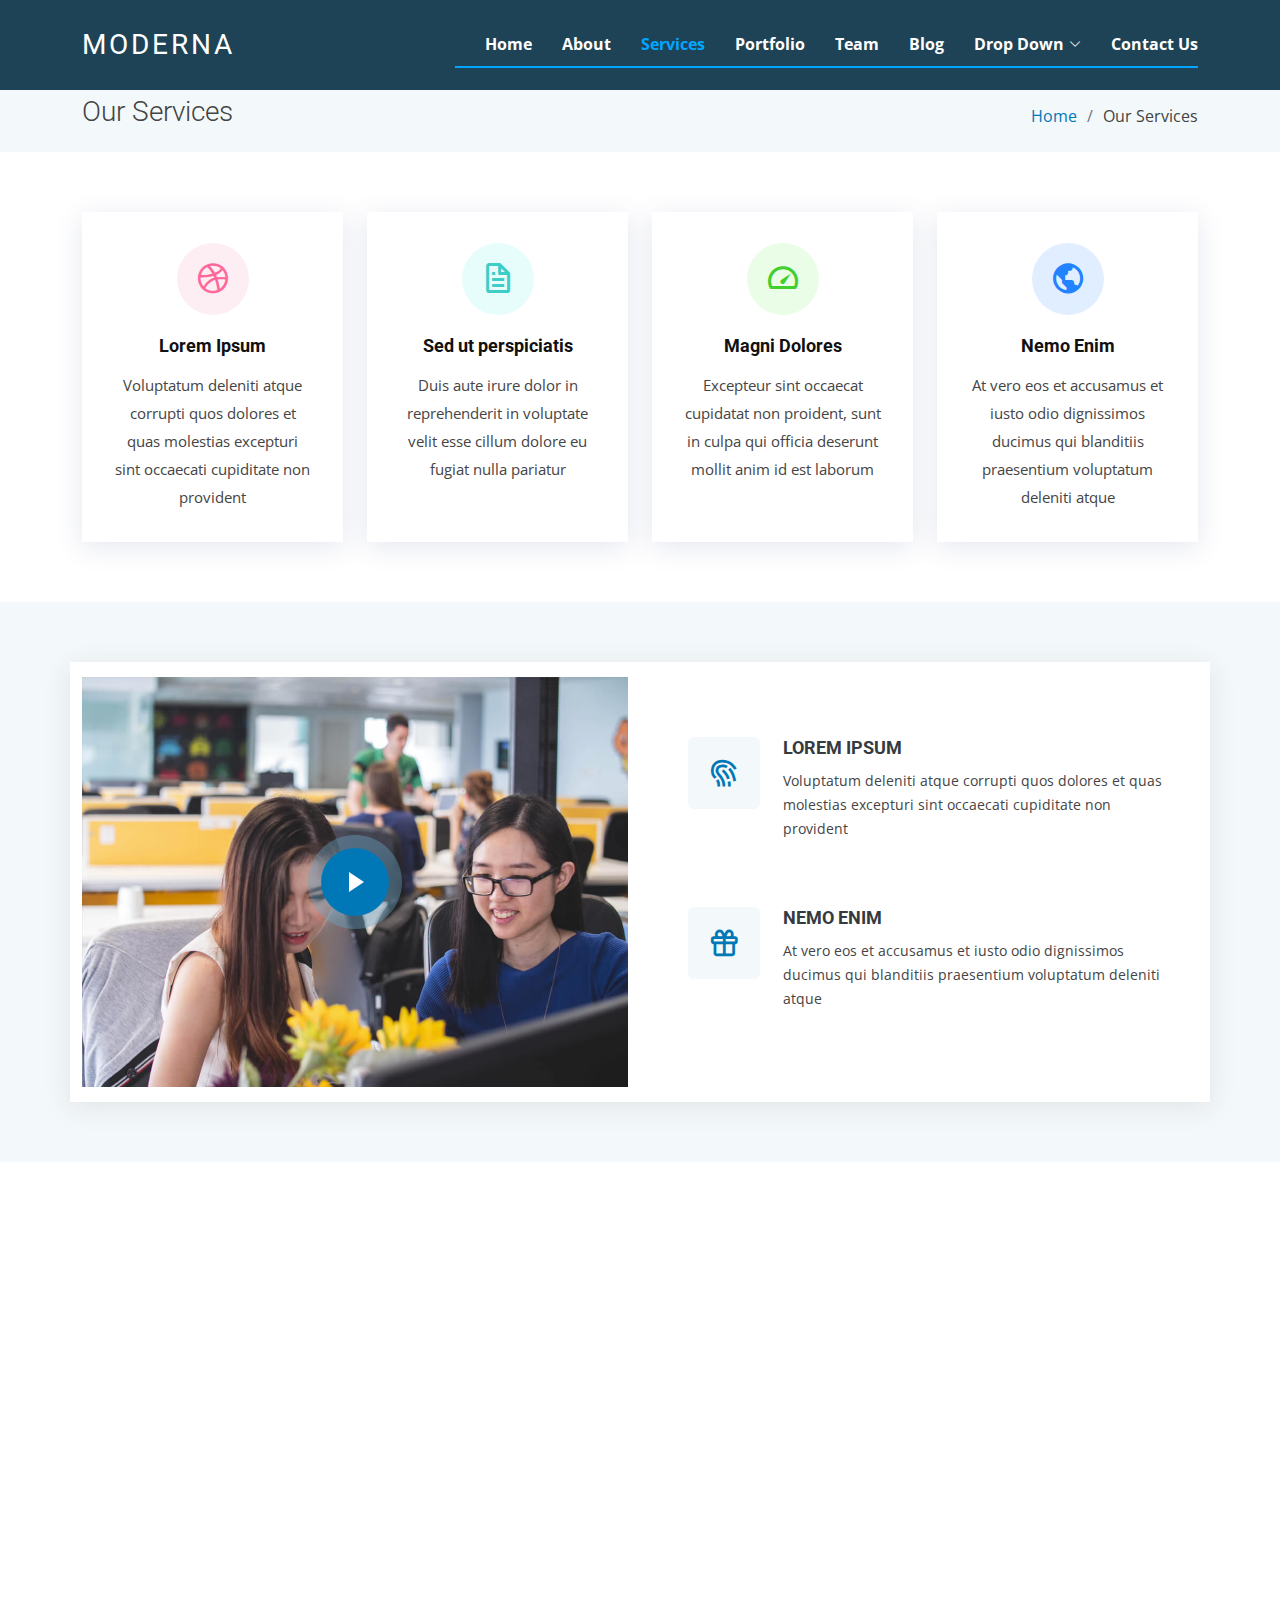
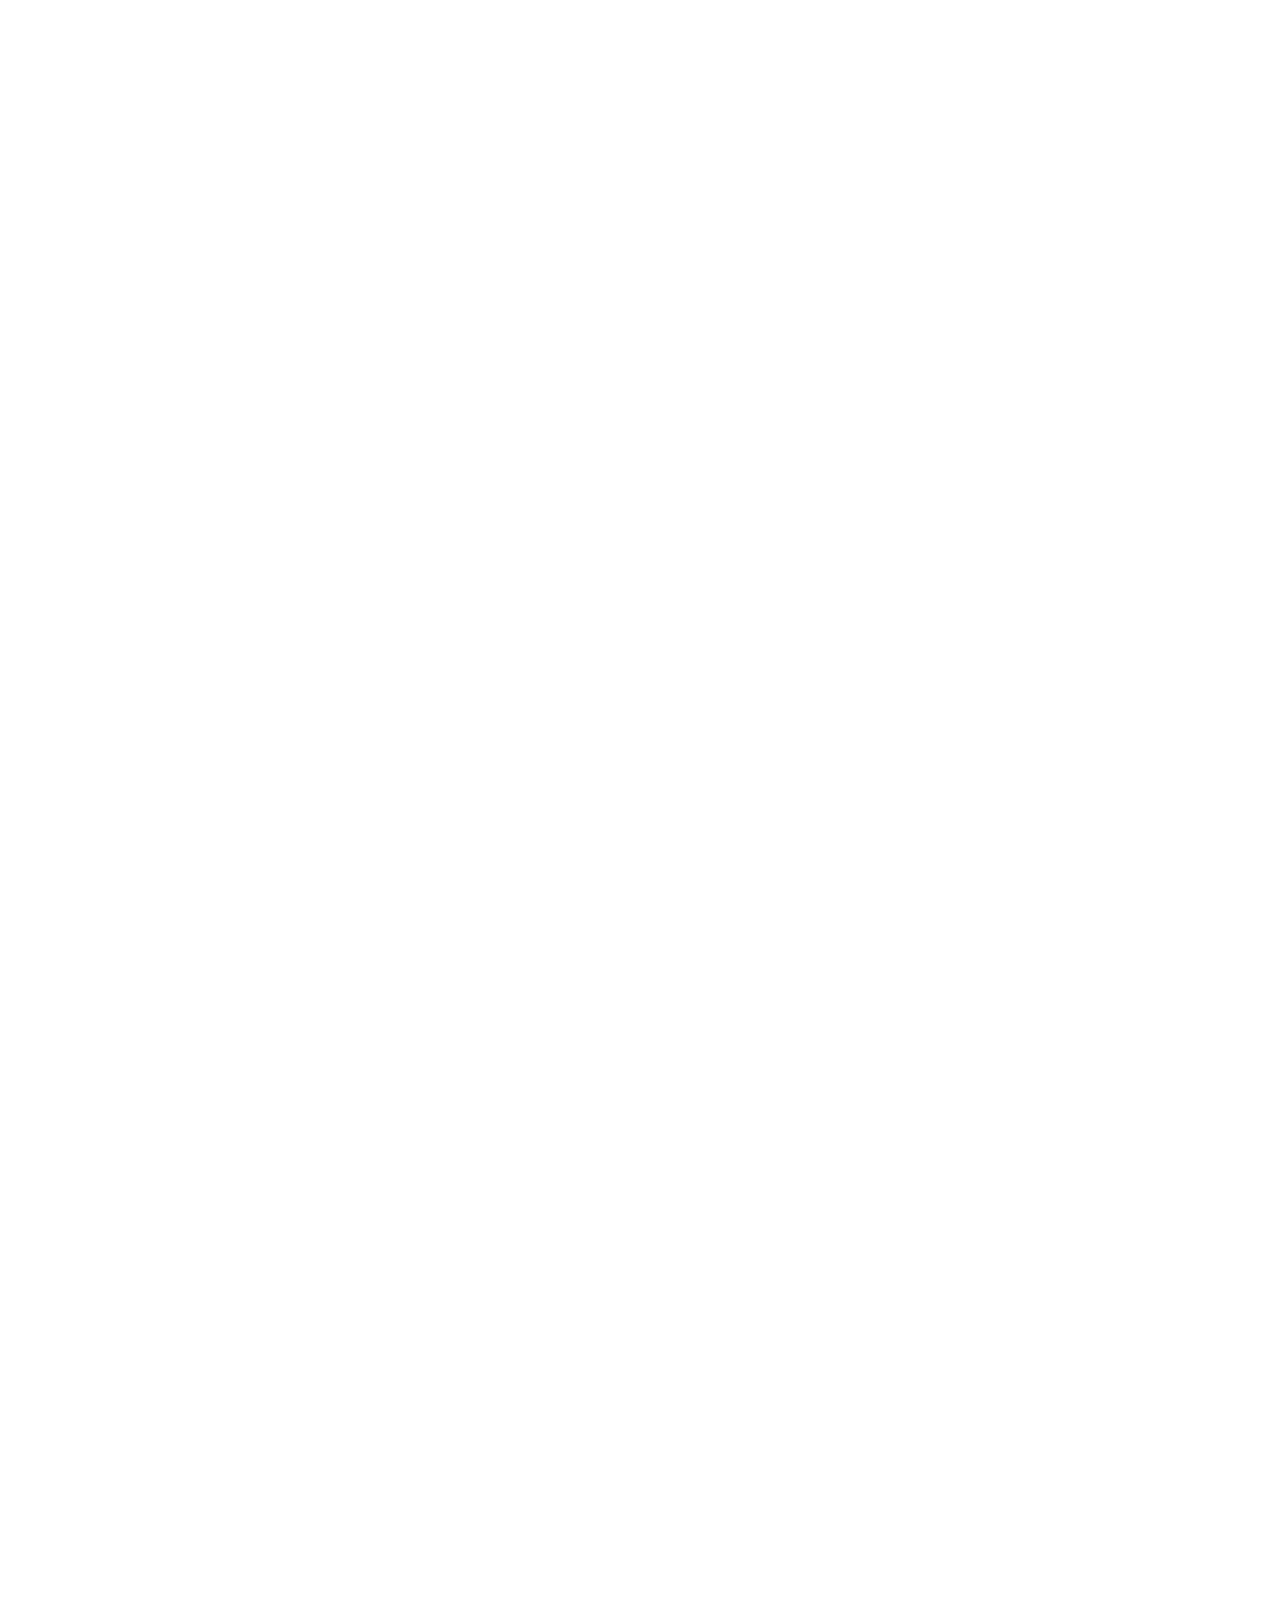
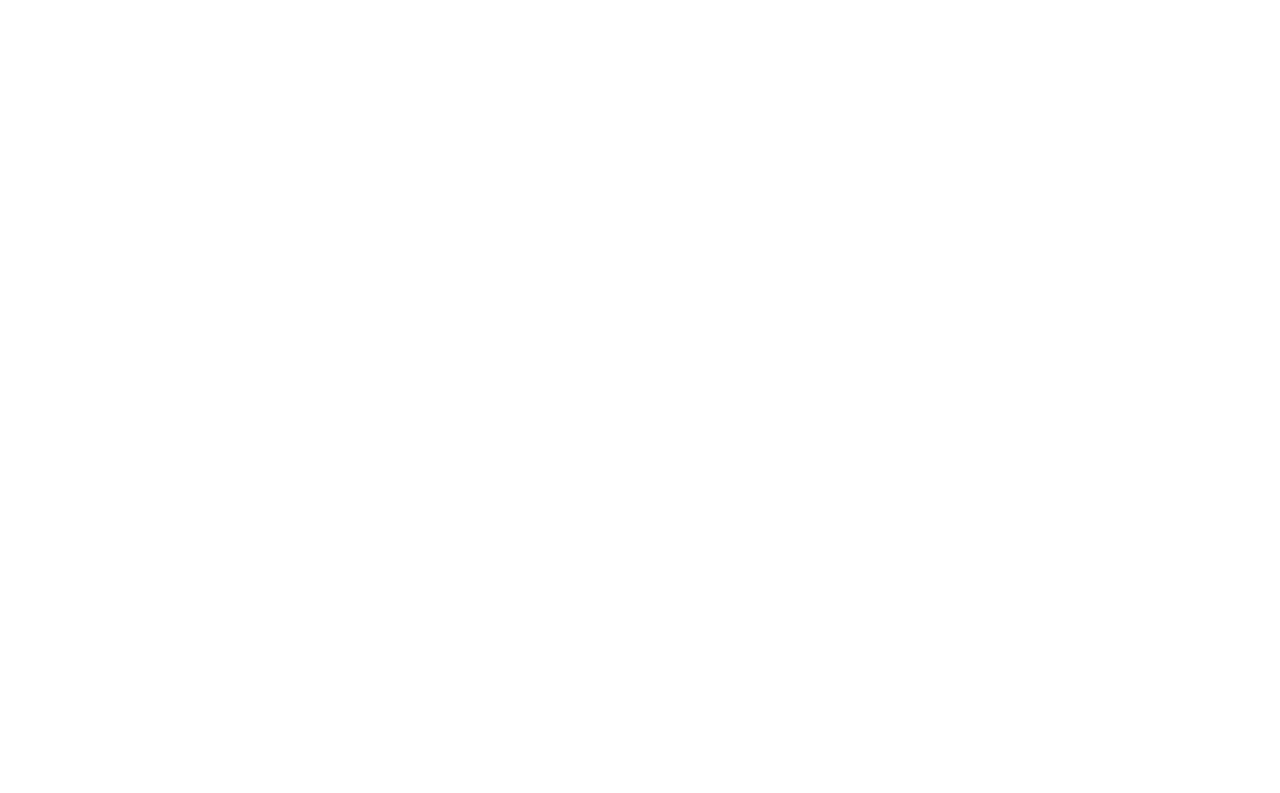
<file: services.html>
<!DOCTYPE html>
<html lang="en">

<head>
  <meta charset="utf-8">
  <meta content="width=device-width, initial-scale=1.0" name="viewport">

  <title>Services - Moderna Bootstrap Template</title>
  <meta content="" name="description">
  <meta content="" name="keywords">

  <!-- Favicons -->
  <link href="assets/img/favicon.png" rel="icon">
  <link href="assets/img/apple-touch-icon.png" rel="apple-touch-icon">

  <!-- Google Fonts -->
  <link href="https://fonts.googleapis.com/css?family=Open+Sans:300,300i,400,400i,600,600i,700,700i|Roboto:300,300i,400,400i,500,500i,700,700i&display=swap" rel="stylesheet">

  <!-- Vendor CSS Files -->
  <link href="assets/vendor/animate.css/animate.min.css" rel="stylesheet">
  <link href="assets/vendor/aos/aos.css" rel="stylesheet">
  <link href="assets/vendor/bootstrap/css/bootstrap.min.css" rel="stylesheet">
  <link href="assets/vendor/bootstrap-icons/bootstrap-icons.css" rel="stylesheet">
  <link href="assets/vendor/boxicons/css/boxicons.min.css" rel="stylesheet">
  <link href="assets/vendor/glightbox/css/glightbox.min.css" rel="stylesheet">
  <link href="assets/vendor/swiper/swiper-bundle.min.css" rel="stylesheet">

  <!-- Template Main CSS File -->
  <link href="assets/css/style.css" rel="stylesheet">

  <!-- =======================================================
  * Template Name: Moderna
  * Updated: May 30 2023 with Bootstrap v5.3.0
  * Template URL: https://bootstrapmade.com/free-bootstrap-template-corporate-moderna/
  * Author: BootstrapMade.com
  * License: https://bootstrapmade.com/license/
  ======================================================== -->
</head>

<body>

  <!-- ======= Header ======= -->
  <header id="header" class="fixed-top d-flex align-items-center ">
    <div class="container d-flex justify-content-between align-items-center">

      <div class="logo">
        <h1 class="text-light"><a href="index.html"><span>Moderna</span></a></h1>
        <!-- Uncomment below if you prefer to use an image logo -->
        <!-- <a href="index.html"><img src="assets/img/logo.png" alt="" class="img-fluid"></a>-->
      </div>

      <nav id="navbar" class="navbar">
        <ul>
          <li><a class="" href="index.html">Home</a></li>
          <li><a href="about.html">About</a></li>
          <li><a class="active" href="services.html">Services</a></li>
          <li><a href="portfolio.html">Portfolio</a></li>
          <li><a href="team.html">Team</a></li>
          <li><a href="blog.html">Blog</a></li>
          <li class="dropdown"><a href="#"><span>Drop Down</span> <i class="bi bi-chevron-down"></i></a>
            <ul>
              <li><a href="#">Drop Down 1</a></li>
              <li class="dropdown"><a href="#"><span>Deep Drop Down</span> <i class="bi bi-chevron-right"></i></a>
                <ul>
                  <li><a href="#">Deep Drop Down 1</a></li>
                  <li><a href="#">Deep Drop Down 2</a></li>
                  <li><a href="#">Deep Drop Down 3</a></li>
                  <li><a href="#">Deep Drop Down 4</a></li>
                  <li><a href="#">Deep Drop Down 5</a></li>
                </ul>
              </li>
              <li><a href="#">Drop Down 2</a></li>
              <li><a href="#">Drop Down 3</a></li>
              <li><a href="#">Drop Down 4</a></li>
            </ul>
          </li>
          <li><a href="contact.html">Contact Us</a></li>
        </ul>
        <i class="bi bi-list mobile-nav-toggle"></i>
      </nav><!-- .navbar -->

    </div>
  </header><!-- End Header -->

  <main id="main">

    <!-- ======= Our Services Section ======= -->
    <section class="breadcrumbs">
      <div class="container">

        <div class="d-flex justify-content-between align-items-center">
          <h2>Our Services</h2>
          <ol>
            <li><a href="index.html">Home</a></li>
            <li>Our Services</li>
          </ol>
        </div>

      </div>
    </section><!-- End Our Services Section -->

    <!-- ======= Services Section ======= -->
    <section class="services">
      <div class="container">

        <div class="row">
          <div class="col-md-6 col-lg-3 d-flex align-items-stretch" data-aos="fade-up">
            <div class="icon-box icon-box-pink">
              <div class="icon"><i class="bx bxl-dribbble"></i></div>
              <h4 class="title"><a href="">Lorem Ipsum</a></h4>
              <p class="description">Voluptatum deleniti atque corrupti quos dolores et quas molestias excepturi sint occaecati cupiditate non provident</p>
            </div>
          </div>

          <div class="col-md-6 col-lg-3 d-flex align-items-stretch" data-aos="fade-up" data-aos-delay="100">
            <div class="icon-box icon-box-cyan">
              <div class="icon"><i class="bx bx-file"></i></div>
              <h4 class="title"><a href="">Sed ut perspiciatis</a></h4>
              <p class="description">Duis aute irure dolor in reprehenderit in voluptate velit esse cillum dolore eu fugiat nulla pariatur</p>
            </div>
          </div>

          <div class="col-md-6 col-lg-3 d-flex align-items-stretch" data-aos="fade-up" data-aos-delay="200">
            <div class="icon-box icon-box-green">
              <div class="icon"><i class="bx bx-tachometer"></i></div>
              <h4 class="title"><a href="">Magni Dolores</a></h4>
              <p class="description">Excepteur sint occaecat cupidatat non proident, sunt in culpa qui officia deserunt mollit anim id est laborum</p>
            </div>
          </div>

          <div class="col-md-6 col-lg-3 d-flex align-items-stretch" data-aos="fade-up" data-aos-delay="200">
            <div class="icon-box icon-box-blue">
              <div class="icon"><i class="bx bx-world"></i></div>
              <h4 class="title"><a href="">Nemo Enim</a></h4>
              <p class="description">At vero eos et accusamus et iusto odio dignissimos ducimus qui blanditiis praesentium voluptatum deleniti atque</p>
            </div>
          </div>

        </div>

      </div>
    </section><!-- End Services Section -->

    <!-- ======= Why Us Section ======= -->
    <section class="why-us section-bg" data-aos="fade-up" date-aos-delay="200">
      <div class="container">

        <div class="row">
          <div class="col-lg-6 video-box">
            <img src="assets/img/why-us.jpg" class="img-fluid" alt="">
            <a href="https://www.youtube.com/watch?v=jDDaplaOz7Q" class="venobox play-btn mb-4" data-vbtype="video" data-autoplay="true"></a>
          </div>

          <div class="col-lg-6 d-flex flex-column justify-content-center p-5">

            <div class="icon-box">
              <div class="icon"><i class="bx bx-fingerprint"></i></div>
              <h4 class="title"><a href="">Lorem Ipsum</a></h4>
              <p class="description">Voluptatum deleniti atque corrupti quos dolores et quas molestias excepturi sint occaecati cupiditate non provident</p>
            </div>

            <div class="icon-box">
              <div class="icon"><i class="bx bx-gift"></i></div>
              <h4 class="title"><a href="">Nemo Enim</a></h4>
              <p class="description">At vero eos et accusamus et iusto odio dignissimos ducimus qui blanditiis praesentium voluptatum deleniti atque</p>
            </div>

          </div>
        </div>

      </div>
    </section><!-- End Why Us Section -->

    <!-- ======= Service Details Section ======= -->
    <section class="service-details">
      <div class="container">

        <div class="row">
          <div class="col-md-6 d-flex align-items-stretch" data-aos="fade-up">
            <div class="card">
              <div class="card-img">
                <img src="assets/img/service-details-1.jpg" alt="...">
              </div>
              <div class="card-body">
                <h5 class="card-title"><a href="#">Our Mission</a></h5>
                <p class="card-text">Lorem ipsum dolor sit amet, consectetur elit, sed do eiusmod tempor ut labore et dolore magna aliqua. Ut enim ad minim veniam, quis nostrud exercitation ullamco laboris nisi ut aliquip ex ea commodo consequat</p>
                <div class="read-more"><a href="#"><i class="bi bi-arrow-right"></i> Read More</a></div>
              </div>
            </div>
          </div>
          <div class="col-md-6 d-flex align-items-stretch" data-aos="fade-up">
            <div class="card">
              <div class="card-img">
                <img src="assets/img/service-details-2.jpg" alt="...">
              </div>
              <div class="card-body">
                <h5 class="card-title"><a href="#">Our Plan</a></h5>
                <p class="card-text">Sed ut perspiciatis unde omnis iste natus error sit voluptatem doloremque laudantium, totam rem aperiam, eaque ipsa quae ab illo inventore veritatis et quasi architecto beatae vitae dicta sunt explicabo</p>
                <div class="read-more"><a href="#"><i class="bi bi-arrow-right"></i> Read More</a></div>
              </div>
            </div>

          </div>
          <div class="col-md-6 d-flex align-items-stretch" data-aos="fade-up">
            <div class="card">
              <div class="card-img">
                <img src="assets/img/service-details-3.jpg" alt="...">
              </div>
              <div class="card-body">
                <h5 class="card-title"><a href="#">Our Vision</a></h5>
                <p class="card-text">Nemo enim ipsam voluptatem quia voluptas sit aut odit aut fugit, sed quia magni dolores eos qui ratione voluptatem sequi nesciunt Neque porro quisquam est, qui dolorem ipsum quia dolor sit amet</p>
                <div class="read-more"><a href="#"><i class="bi bi-arrow-right"></i> Read More</a></div>
              </div>
            </div>
          </div>
          <div class="col-md-6 d-flex align-items-stretch" data-aos="fade-up">
            <div class="card">
              <div class="card-img">
                <img src="assets/img/service-details-4.jpg" alt="...">
              </div>
              <div class="card-body">
                <h5 class="card-title"><a href="#">Our Care</a></h5>
                <p class="card-text">Nostrum eum sed et autem dolorum perspiciatis. Magni porro quisquam laudantium voluptatem. In molestiae earum ab sit esse voluptatem. Eos ipsam cumque ipsum officiis qui nihil aut incidunt aut</p>
                <div class="read-more"><a href="#"><i class="bi bi-arrow-right"></i> Read More</a></div>
              </div>
            </div>
          </div>
        </div>

      </div>
    </section><!-- End Service Details Section -->

    <!-- ======= Pricing Section ======= -->
    <section class="pricing section-bg" data-aos="fade-up">
      <div class="container">

        <div class="section-title">
          <h2>Pricing</h2>
          <p>Magnam dolores commodi suscipit. Necessitatibus eius consequatur ex aliquid fuga eum quidem. Sit sint consectetur velit. Quisquam quos quisquam cupiditate. Et nemo qui impedit suscipit alias ea. Quia fugiat sit in iste officiis commodi quidem hic quas.</p>
        </div>

        <div class="row no-gutters">

          <div class="col-lg-4 box">
            <h3>Free</h3>
            <h4>$0<span>per month</span></h4>
            <ul>
              <li><i class="bx bx-check"></i> Quam adipiscing vitae proin</li>
              <li><i class="bx bx-check"></i> Nec feugiat nisl pretium</li>
              <li><i class="bx bx-check"></i> Nulla at volutpat diam uteera</li>
              <li class="na"><i class="bx bx-x"></i> <span>Pharetra massa massa ultricies</span></li>
              <li class="na"><i class="bx bx-x"></i> <span>Massa ultricies mi quis hendrerit</span></li>
            </ul>
            <a href="#" class="get-started-btn">Get Started</a>
          </div>

          <div class="col-lg-4 box featured">
            <h3>Business</h3>
            <h4>$29<span>per month</span></h4>
            <ul>
              <li><i class="bx bx-check"></i> Quam adipiscing vitae proin</li>
              <li><i class="bx bx-check"></i> Nec feugiat nisl pretium</li>
              <li><i class="bx bx-check"></i> Nulla at volutpat diam uteera</li>
              <li><i class="bx bx-check"></i> Pharetra massa massa ultricies</li>
              <li><i class="bx bx-check"></i> Massa ultricies mi quis hendrerit</li>
            </ul>
            <a href="#" class="get-started-btn">Get Started</a>
          </div>

          <div class="col-lg-4 box">
            <h3>Developer</h3>
            <h4>$49<span>per month</span></h4>
            <ul>
              <li><i class="bx bx-check"></i> Quam adipiscing vitae proin</li>
              <li><i class="bx bx-check"></i> Nec feugiat nisl pretium</li>
              <li><i class="bx bx-check"></i> Nulla at volutpat diam uteera</li>
              <li><i class="bx bx-check"></i> Pharetra massa massa ultricies</li>
              <li><i class="bx bx-check"></i> Massa ultricies mi quis hendrerit</li>
            </ul>
            <a href="#" class="get-started-btn">Get Started</a>
          </div>

        </div>

      </div>
    </section><!-- End Pricing Section -->

  </main><!-- End #main -->

  <!-- ======= Footer ======= -->
  <footer id="footer" data-aos="fade-up" data-aos-easing="ease-in-out" data-aos-duration="500">

    <div class="footer-newsletter">
      <div class="container">
        <div class="row">
          <div class="col-lg-6">
            <h4>Our Newsletter</h4>
            <p>Tamen quem nulla quae legam multos aute sint culpa legam noster magna</p>
          </div>
          <div class="col-lg-6">
            <form action="" method="post">
              <input type="email" name="email"><input type="submit" value="Subscribe">
            </form>
          </div>
        </div>
      </div>
    </div>

    <div class="footer-top">
      <div class="container">
        <div class="row">

          <div class="col-lg-3 col-md-6 footer-links">
            <h4>Useful Links</h4>
            <ul>
              <li><i class="bx bx-chevron-right"></i> <a href="#">Home</a></li>
              <li><i class="bx bx-chevron-right"></i> <a href="#">About us</a></li>
              <li><i class="bx bx-chevron-right"></i> <a href="#">Services</a></li>
              <li><i class="bx bx-chevron-right"></i> <a href="#">Terms of service</a></li>
              <li><i class="bx bx-chevron-right"></i> <a href="#">Privacy policy</a></li>
            </ul>
          </div>

          <div class="col-lg-3 col-md-6 footer-links">
            <h4>Our Services</h4>
            <ul>
              <li><i class="bx bx-chevron-right"></i> <a href="#">Web Design</a></li>
              <li><i class="bx bx-chevron-right"></i> <a href="#">Web Development</a></li>
              <li><i class="bx bx-chevron-right"></i> <a href="#">Product Management</a></li>
              <li><i class="bx bx-chevron-right"></i> <a href="#">Marketing</a></li>
              <li><i class="bx bx-chevron-right"></i> <a href="#">Graphic Design</a></li>
            </ul>
          </div>

          <div class="col-lg-3 col-md-6 footer-contact">
            <h4>Contact Us</h4>
            <p>
              A108 Adam Street <br>
              New York, NY 535022<br>
              United States <br><br>
              <strong>Phone:</strong> +1 5589 55488 55<br>
              <strong>Email:</strong> info@example.com<br>
            </p>

          </div>

          <div class="col-lg-3 col-md-6 footer-info">
            <h3>About Moderna</h3>
            <p>Cras fermentum odio eu feugiat lide par naso tierra. Justo eget nada terra videa magna derita valies darta donna mare fermentum iaculis eu non diam phasellus.</p>
            <div class="social-links mt-3">
              <a href="#" class="twitter"><i class="bx bxl-twitter"></i></a>
              <a href="#" class="facebook"><i class="bx bxl-facebook"></i></a>
              <a href="#" class="instagram"><i class="bx bxl-instagram"></i></a>
              <a href="#" class="linkedin"><i class="bx bxl-linkedin"></i></a>
            </div>
          </div>

        </div>
      </div>
    </div>

    <div class="container">
      <div class="copyright">
        &copy; Copyright <strong><span>Moderna</span></strong>. All Rights Reserved
      </div>
      <div class="credits">
        <!-- All the links in the footer should remain intact. -->
        <!-- You can delete the links only if you purchased the pro version. -->
        <!-- Licensing information: https://bootstrapmade.com/license/ -->
        <!-- Purchase the pro version with working PHP/AJAX contact form: https://bootstrapmade.com/free-bootstrap-template-corporate-moderna/ -->
        Designed by <a href="https://bootstrapmade.com/">BootstrapMade</a>
      </div>
    </div>
  </footer><!-- End Footer -->

  <a href="#" class="back-to-top d-flex align-items-center justify-content-center"><i class="bi bi-arrow-up-short"></i></a>

  <!-- Vendor JS Files -->
  <script src="assets/vendor/purecounter/purecounter_vanilla.js"></script>
  <script src="assets/vendor/aos/aos.js"></script>
  <script src="assets/vendor/bootstrap/js/bootstrap.bundle.min.js"></script>
  <script src="assets/vendor/glightbox/js/glightbox.min.js"></script>
  <script src="assets/vendor/isotope-layout/isotope.pkgd.min.js"></script>
  <script src="assets/vendor/swiper/swiper-bundle.min.js"></script>
  <script src="assets/vendor/waypoints/noframework.waypoints.js"></script>
  <script src="assets/vendor/php-email-form/validate.js"></script>

  <!-- Template Main JS File -->
  <script src="assets/js/main.js"></script>

</body>

</html>
</file>
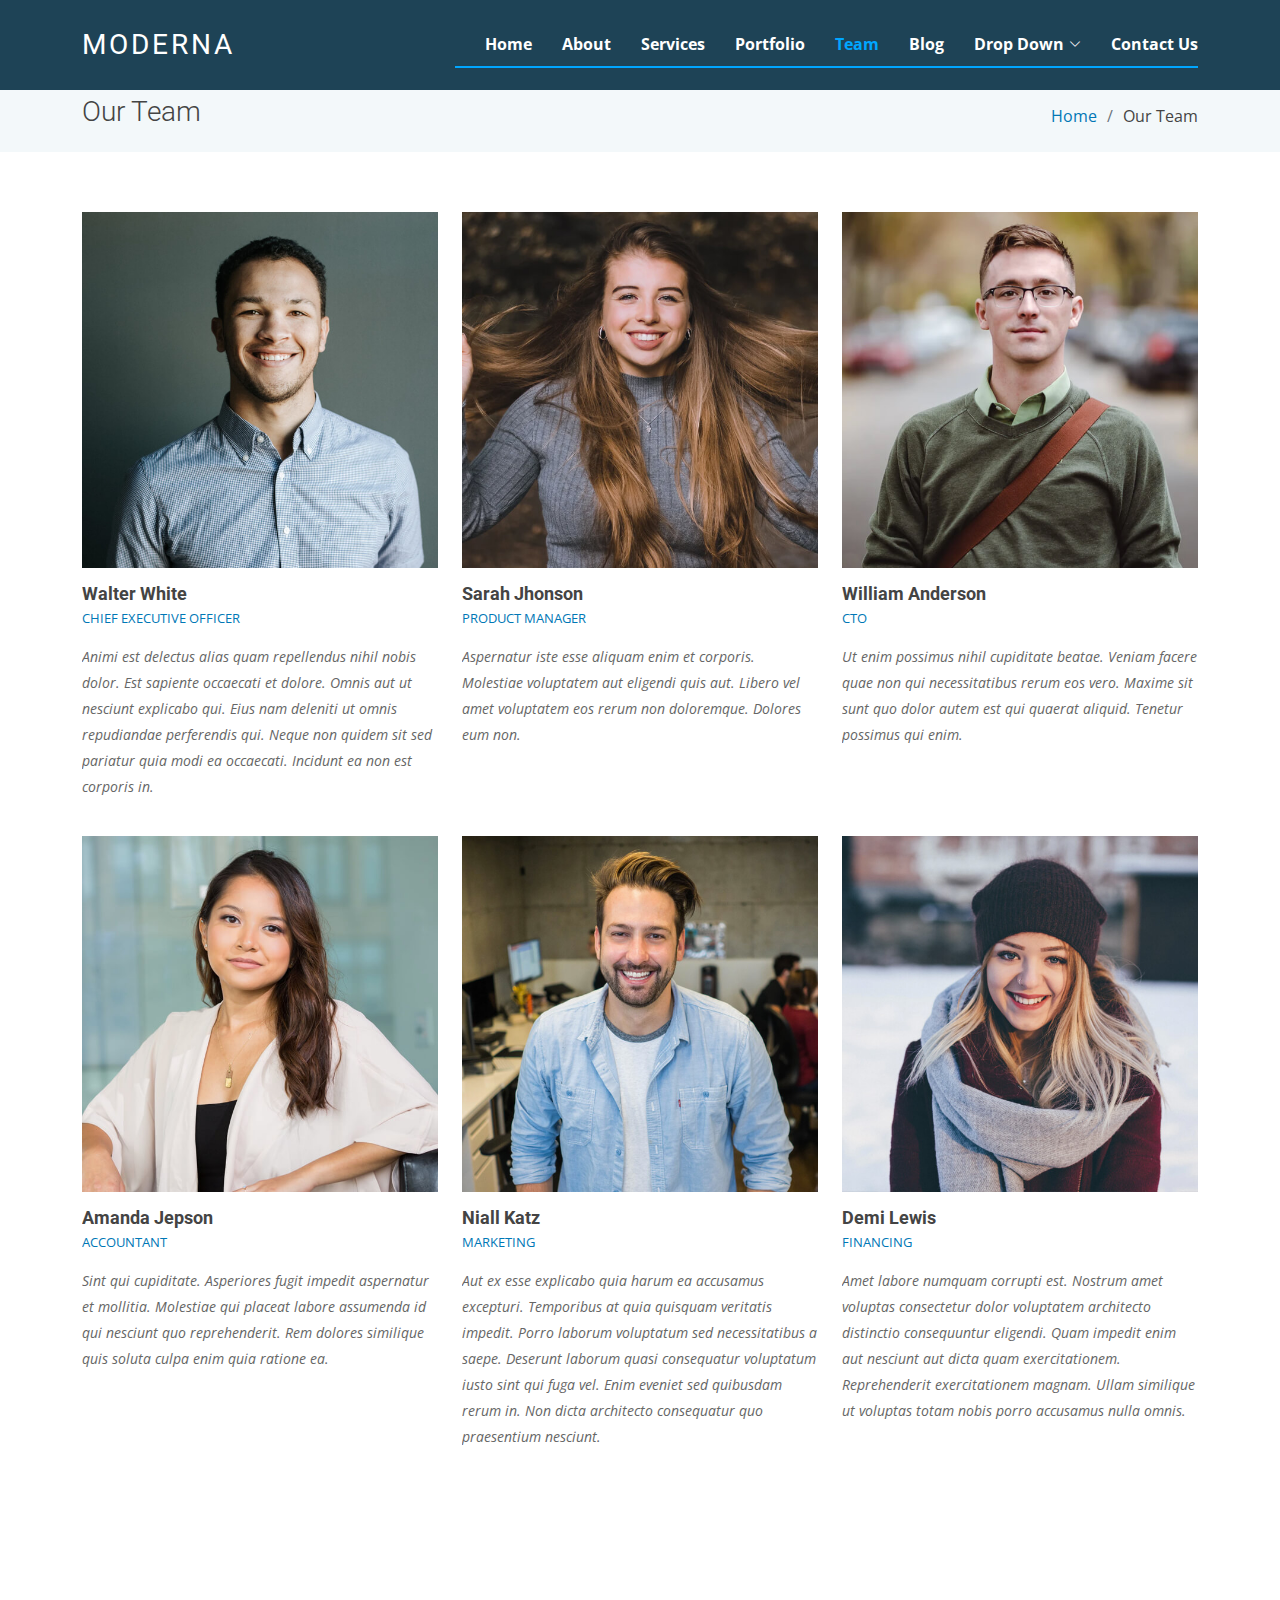
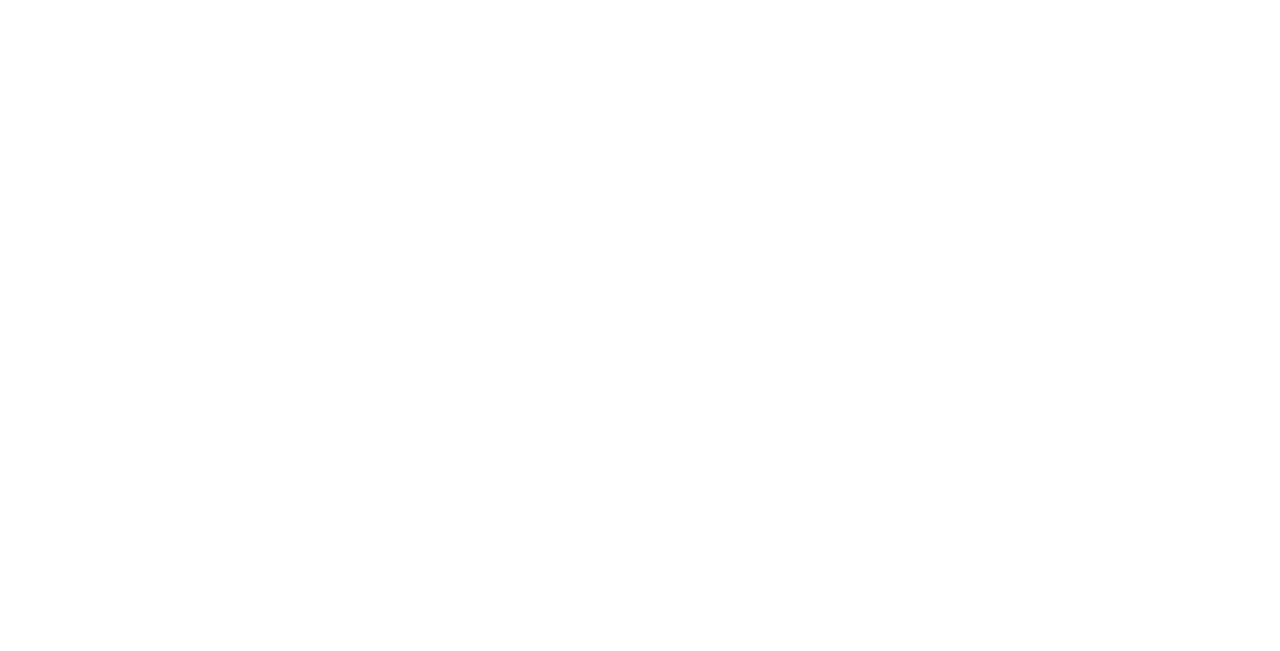
<file: team.html>
<!DOCTYPE html>
<html lang="en">

<head>
  <meta charset="utf-8">
  <meta content="width=device-width, initial-scale=1.0" name="viewport">

  <title>Team - Moderna Bootstrap Template</title>
  <meta content="" name="description">
  <meta content="" name="keywords">

  <!-- Favicons -->
  <link href="assets/img/favicon.png" rel="icon">
  <link href="assets/img/apple-touch-icon.png" rel="apple-touch-icon">

  <!-- Google Fonts -->
  <link href="https://fonts.googleapis.com/css?family=Open+Sans:300,300i,400,400i,600,600i,700,700i|Roboto:300,300i,400,400i,500,500i,700,700i&display=swap" rel="stylesheet">

  <!-- Vendor CSS Files -->
  <link href="assets/vendor/animate.css/animate.min.css" rel="stylesheet">
  <link href="assets/vendor/aos/aos.css" rel="stylesheet">
  <link href="assets/vendor/bootstrap/css/bootstrap.min.css" rel="stylesheet">
  <link href="assets/vendor/bootstrap-icons/bootstrap-icons.css" rel="stylesheet">
  <link href="assets/vendor/boxicons/css/boxicons.min.css" rel="stylesheet">
  <link href="assets/vendor/glightbox/css/glightbox.min.css" rel="stylesheet">
  <link href="assets/vendor/swiper/swiper-bundle.min.css" rel="stylesheet">

  <!-- Template Main CSS File -->
  <link href="assets/css/style.css" rel="stylesheet">

  <!-- =======================================================
  * Template Name: Moderna
  * Updated: May 30 2023 with Bootstrap v5.3.0
  * Template URL: https://bootstrapmade.com/free-bootstrap-template-corporate-moderna/
  * Author: BootstrapMade.com
  * License: https://bootstrapmade.com/license/
  ======================================================== -->
</head>

<body>

  <!-- ======= Header ======= -->
  <header id="header" class="fixed-top d-flex align-items-center ">
    <div class="container d-flex justify-content-between align-items-center">

      <div class="logo">
        <h1 class="text-light"><a href="index.html"><span>Moderna</span></a></h1>
        <!-- Uncomment below if you prefer to use an image logo -->
        <!-- <a href="index.html"><img src="assets/img/logo.png" alt="" class="img-fluid"></a>-->
      </div>

      <nav id="navbar" class="navbar">
        <ul>
          <li><a class="" href="index.html">Home</a></li>
          <li><a href="about.html">About</a></li>
          <li><a href="services.html">Services</a></li>
          <li><a href="portfolio.html">Portfolio</a></li>
          <li><a class="active" href="team.html">Team</a></li>
          <li><a href="blog.html">Blog</a></li>
          <li class="dropdown"><a href="#"><span>Drop Down</span> <i class="bi bi-chevron-down"></i></a>
            <ul>
              <li><a href="#">Drop Down 1</a></li>
              <li class="dropdown"><a href="#"><span>Deep Drop Down</span> <i class="bi bi-chevron-right"></i></a>
                <ul>
                  <li><a href="#">Deep Drop Down 1</a></li>
                  <li><a href="#">Deep Drop Down 2</a></li>
                  <li><a href="#">Deep Drop Down 3</a></li>
                  <li><a href="#">Deep Drop Down 4</a></li>
                  <li><a href="#">Deep Drop Down 5</a></li>
                </ul>
              </li>
              <li><a href="#">Drop Down 2</a></li>
              <li><a href="#">Drop Down 3</a></li>
              <li><a href="#">Drop Down 4</a></li>
            </ul>
          </li>
          <li><a href="contact.html">Contact Us</a></li>
        </ul>
        <i class="bi bi-list mobile-nav-toggle"></i>
      </nav><!-- .navbar -->

    </div>
  </header><!-- End Header -->

  <main id="main">

    <!-- ======= Our Team Section ======= -->
    <section class="breadcrumbs">
      <div class="container">

        <div class="d-flex justify-content-between align-items-center">
          <h2>Our Team</h2>
          <ol>
            <li><a href="index.html">Home</a></li>
            <li>Our Team</li>
          </ol>
        </div>

      </div>
    </section><!-- End Our Team Section -->

    <!-- ======= Team Section ======= -->
    <section class="team" data-aos="fade-up" data-aos-easing="ease-in-out" data-aos-duration="500">
      <div class="container">

        <div class="row">

          <div class="col-lg-4 col-md-6 d-flex align-items-stretch">
            <div class="member">
              <div class="member-img">
                <img src="assets/img/team/team-1.jpg" class="img-fluid" alt="">
                <div class="social">
                  <a href=""><i class="bi bi-twitter"></i></a>
                  <a href=""><i class="bi bi-facebook"></i></a>
                  <a href=""><i class="bi bi-instagram"></i></a>
                  <a href=""><i class="bi bi-linkedin"></i></a>
                </div>
              </div>
              <div class="member-info">
                <h4>Walter White</h4>
                <span>Chief Executive Officer</span>
                <p>Animi est delectus alias quam repellendus nihil nobis dolor. Est sapiente occaecati et dolore. Omnis aut ut nesciunt explicabo qui. Eius nam deleniti ut omnis repudiandae perferendis qui. Neque non quidem sit sed pariatur quia modi ea occaecati. Incidunt ea non est corporis in.</p>
              </div>
            </div>
          </div>

          <div class="col-lg-4 col-md-6 d-flex align-items-stretch">
            <div class="member">
              <div class="member-img">
                <img src="assets/img/team/team-2.jpg" class="img-fluid" alt="">
                <div class="social">
                  <a href=""><i class="bi bi-twitter"></i></a>
                  <a href=""><i class="bi bi-facebook"></i></a>
                  <a href=""><i class="bi bi-instagram"></i></a>
                  <a href=""><i class="bi bi-linkedin"></i></a>
                </div>
              </div>
              <div class="member-info">
                <h4>Sarah Jhonson</h4>
                <span>Product Manager</span>
                <p>Aspernatur iste esse aliquam enim et corporis. Molestiae voluptatem aut eligendi quis aut. Libero vel amet voluptatem eos rerum non doloremque. Dolores eum non.</p>
              </div>
            </div>
          </div>

          <div class="col-lg-4 col-md-6 d-flex align-items-stretch">
            <div class="member">
              <div class="member-img">
                <img src="assets/img/team/team-3.jpg" class="img-fluid" alt="">
                <div class="social">
                  <a href=""><i class="bi bi-twitter"></i></a>
                  <a href=""><i class="bi bi-facebook"></i></a>
                  <a href=""><i class="bi bi-instagram"></i></a>
                  <a href=""><i class="bi bi-linkedin"></i></a>
                </div>
              </div>
              <div class="member-info">
                <h4>William Anderson</h4>
                <span>CTO</span>
                <p>Ut enim possimus nihil cupiditate beatae. Veniam facere quae non qui necessitatibus rerum eos vero. Maxime sit sunt quo dolor autem est qui quaerat aliquid. Tenetur possimus qui enim.</p>
              </div>
            </div>
          </div>

          <div class="col-lg-4 col-md-6 d-flex align-items-stretch">
            <div class="member">
              <div class="member-img">
                <img src="assets/img/team/team-4.jpg" class="img-fluid" alt="">
                <div class="social">
                  <a href=""><i class="bi bi-twitter"></i></a>
                  <a href=""><i class="bi bi-facebook"></i></a>
                  <a href=""><i class="bi bi-instagram"></i></a>
                  <a href=""><i class="bi bi-linkedin"></i></a>
                </div>
              </div>
              <div class="member-info">
                <h4>Amanda Jepson</h4>
                <span>Accountant</span>
                <p>Sint qui cupiditate. Asperiores fugit impedit aspernatur et mollitia. Molestiae qui placeat labore assumenda id qui nesciunt quo reprehenderit. Rem dolores similique quis soluta culpa enim quia ratione ea.</p>
              </div>
            </div>
          </div>

          <div class="col-lg-4 col-md-6 d-flex align-items-stretch">
            <div class="member">
              <div class="member-img">
                <img src="assets/img/team/team-5.jpg" class="img-fluid" alt="">
                <div class="social">
                  <a href=""><i class="bi bi-twitter"></i></a>
                  <a href=""><i class="bi bi-facebook"></i></a>
                  <a href=""><i class="bi bi-instagram"></i></a>
                  <a href=""><i class="bi bi-linkedin"></i></a>
                </div>
              </div>
              <div class="member-info">
                <h4>Niall Katz</h4>
                <span>Marketing</span>
                <p>Aut ex esse explicabo quia harum ea accusamus excepturi. Temporibus at quia quisquam veritatis impedit. Porro laborum voluptatum sed necessitatibus a saepe. Deserunt laborum quasi consequatur voluptatum iusto sint qui fuga vel. Enim eveniet sed quibusdam rerum in. Non dicta architecto consequatur quo praesentium nesciunt.</p>
              </div>
            </div>
          </div>

          <div class="col-lg-4 col-md-6 d-flex align-items-stretch">
            <div class="member">
              <div class="member-img">
                <img src="assets/img/team/team-6.jpg" class="img-fluid" alt="">
                <div class="social">
                  <a href=""><i class="bi bi-twitter"></i></a>
                  <a href=""><i class="bi bi-facebook"></i></a>
                  <a href=""><i class="bi bi-instagram"></i></a>
                  <a href=""><i class="bi bi-linkedin"></i></a>
                </div>
              </div>
              <div class="member-info">
                <h4>Demi Lewis</h4>
                <span>Financing</span>
                <p>Amet labore numquam corrupti est. Nostrum amet voluptas consectetur dolor voluptatem architecto distinctio consequuntur eligendi. Quam impedit enim aut nesciunt aut dicta quam exercitationem. Reprehenderit exercitationem magnam. Ullam similique ut voluptas totam nobis porro accusamus nulla omnis.</p>
              </div>
            </div>
          </div>

        </div>

      </div>
    </section><!-- End Team Section -->

  </main><!-- End #main -->

  <!-- ======= Footer ======= -->
  <footer id="footer" data-aos="fade-up" data-aos-easing="ease-in-out" data-aos-duration="500">

    <div class="footer-newsletter">
      <div class="container">
        <div class="row">
          <div class="col-lg-6">
            <h4>Our Newsletter</h4>
            <p>Tamen quem nulla quae legam multos aute sint culpa legam noster magna</p>
          </div>
          <div class="col-lg-6">
            <form action="" method="post">
              <input type="email" name="email"><input type="submit" value="Subscribe">
            </form>
          </div>
        </div>
      </div>
    </div>

    <div class="footer-top">
      <div class="container">
        <div class="row">

          <div class="col-lg-3 col-md-6 footer-links">
            <h4>Useful Links</h4>
            <ul>
              <li><i class="bx bx-chevron-right"></i> <a href="#">Home</a></li>
              <li><i class="bx bx-chevron-right"></i> <a href="#">About us</a></li>
              <li><i class="bx bx-chevron-right"></i> <a href="#">Services</a></li>
              <li><i class="bx bx-chevron-right"></i> <a href="#">Terms of service</a></li>
              <li><i class="bx bx-chevron-right"></i> <a href="#">Privacy policy</a></li>
            </ul>
          </div>

          <div class="col-lg-3 col-md-6 footer-links">
            <h4>Our Services</h4>
            <ul>
              <li><i class="bx bx-chevron-right"></i> <a href="#">Web Design</a></li>
              <li><i class="bx bx-chevron-right"></i> <a href="#">Web Development</a></li>
              <li><i class="bx bx-chevron-right"></i> <a href="#">Product Management</a></li>
              <li><i class="bx bx-chevron-right"></i> <a href="#">Marketing</a></li>
              <li><i class="bx bx-chevron-right"></i> <a href="#">Graphic Design</a></li>
            </ul>
          </div>

          <div class="col-lg-3 col-md-6 footer-contact">
            <h4>Contact Us</h4>
            <p>
              A108 Adam Street <br>
              New York, NY 535022<br>
              United States <br><br>
              <strong>Phone:</strong> +1 5589 55488 55<br>
              <strong>Email:</strong> info@example.com<br>
            </p>

          </div>

          <div class="col-lg-3 col-md-6 footer-info">
            <h3>About Moderna</h3>
            <p>Cras fermentum odio eu feugiat lide par naso tierra. Justo eget nada terra videa magna derita valies darta donna mare fermentum iaculis eu non diam phasellus.</p>
            <div class="social-links mt-3">
              <a href="#" class="twitter"><i class="bx bxl-twitter"></i></a>
              <a href="#" class="facebook"><i class="bx bxl-facebook"></i></a>
              <a href="#" class="instagram"><i class="bx bxl-instagram"></i></a>
              <a href="#" class="linkedin"><i class="bx bxl-linkedin"></i></a>
            </div>
          </div>

        </div>
      </div>
    </div>

    <div class="container">
      <div class="copyright">
        &copy; Copyright <strong><span>Moderna</span></strong>. All Rights Reserved
      </div>
      <div class="credits">
        <!-- All the links in the footer should remain intact. -->
        <!-- You can delete the links only if you purchased the pro version. -->
        <!-- Licensing information: https://bootstrapmade.com/license/ -->
        <!-- Purchase the pro version with working PHP/AJAX contact form: https://bootstrapmade.com/free-bootstrap-template-corporate-moderna/ -->
        Designed by <a href="https://bootstrapmade.com/">BootstrapMade</a>
      </div>
    </div>
  </footer><!-- End Footer -->

  <a href="#" class="back-to-top d-flex align-items-center justify-content-center"><i class="bi bi-arrow-up-short"></i></a>

  <!-- Vendor JS Files -->
  <script src="assets/vendor/purecounter/purecounter_vanilla.js"></script>
  <script src="assets/vendor/aos/aos.js"></script>
  <script src="assets/vendor/bootstrap/js/bootstrap.bundle.min.js"></script>
  <script src="assets/vendor/glightbox/js/glightbox.min.js"></script>
  <script src="assets/vendor/isotope-layout/isotope.pkgd.min.js"></script>
  <script src="assets/vendor/swiper/swiper-bundle.min.js"></script>
  <script src="assets/vendor/waypoints/noframework.waypoints.js"></script>
  <script src="assets/vendor/php-email-form/validate.js"></script>

  <!-- Template Main JS File -->
  <script src="assets/js/main.js"></script>

</body>

</html>
</file>
<file: assets/css/style.css>
/**
* Template Name: Moderna
* Updated: May 30 2023 with Bootstrap v5.3.0
* Template URL: https://bootstrapmade.com/free-bootstrap-template-corporate-moderna/
* Author: BootstrapMade.com
* License: https://bootstrapmade.com/license/
*/

/*--------------------------------------------------------------
# General
--------------------------------------------------------------*/
body {
  font-family: "Open Sans", sans-serif;
  color: #444;
}

a {
  color: #0077b6;
  text-decoration: none;
}

a:hover {
  color: #0077b6;
  text-decoration: none;
}

h1,
h2,
h3,
h4,
h5,
h6,
.font-primary {
  font-family: "Roboto", sans-serif;
}

/*--------------------------------------------------------------
# Back to top button
--------------------------------------------------------------*/
.back-to-top {
  position: fixed;
  visibility: hidden;
  opacity: 0;
  right: 15px;
  bottom: 15px;
  z-index: 99999;
  background: #0077b6;
  width: 40px;
  height: 40px;
  border-radius: 4px;
  transition: all 0.4s;
}

.back-to-top i {
  font-size: 24px;
  color: #fff;
  line-height: 0;
}

.back-to-top:hover {
  background: #85b6cf;
  color: #fff;
}

.back-to-top.active {
  visibility: visible;
  opacity: 1;
}

/*--------------------------------------------------------------
# Header
--------------------------------------------------------------*/
#header {
  height:90px;
  transition: all 0.5s;
  z-index: 997;
  transition: all 0.5s;
  background: #1e4356;
}

#header.header-transparent {
  background: none;
}

#header.header-scrolled {
  background: rgba(0, 37, 117, 0.9);
  height: 80px;
}

#header .logo h1 {
  font-size: 28px;
  margin: 0;
  padding: 4px 0;
  line-height: 1;
  font-weight: 400;
  letter-spacing: 3px;
  text-transform: uppercase;
}

#header .logo h1 a,
#header .logo h1 a:hover {
  color: #fff;
  text-decoration: none;
}

#header .logo img {
  padding: 0;
  margin: 0;
  max-height: 40px;
}

#main {
  margin-top: 80px;
}

/*--------------------------------------------------------------
# Navigation Menu
--------------------------------------------------------------*/
/**
* Desktop Navigation 
*/
.navbar {
  padding: 0;
}

.navbar ul {
  margin: 0;
  padding: 0;
  display: flex;
  list-style: none;
  align-items: center;
}

.navbar li {
  position: relative;
}

.navbar a,
.navbar a:focus {
  display: flex;
  align-items: center;
  justify-content: space-between;
  padding: 10px 0 10px 30px;
  font-family: "Open Sans", sans-serif;
  font-size: 14px;
  color: #fff;
  white-space: nowrap;
  transition: 0.3s;
}

.navbar a i,
.navbar a:focus i {
  font-size: 12px;
  line-height: 0;
  margin-left: 5px;
}

.navbar a:hover,
.navbar .active,
.navbar .active:focus,
.navbar li:hover>a {
  color: #00a6ff;
}
.navbar li {
  border-bottom: 2px solid #00a6ff;
  text-align: center;
}

.navbar .dropdown ul {
  display: block;
  position: absolute;
  left: 14px;
  top: calc(100% + 30px);
  margin: 0;
  padding: 10px 0;
  z-index: 99;
  opacity: 0;
  visibility: hidden;
  background: #fff;
  box-shadow: 0px 0px 30px rgba(127, 137, 161, 0.25);
  transition: 0.3s;
}

.navbar .dropdown ul li {
  min-width: 200px;
}

.navbar .dropdown ul a {
  padding: 10px 20px;
  font-size: 14px;
  text-transform: none;
  color: #1c3745;
}

.navbar .dropdown ul a i {
  font-size: 12px;
}

.navbar .dropdown ul a:hover,
.navbar .dropdown ul .active:hover,
.navbar .dropdown ul li:hover>a {
  color: #0077b6;
}

.navbar .dropdown:hover>ul {
  opacity: 1;
  top: 100%;
  visibility: visible;
}

.navbar .dropdown .dropdown ul {
  top: 0;
  left: calc(100% - 30px);
  visibility: hidden;
}

.navbar .dropdown .dropdown:hover>ul {
  opacity: 1;
  top: 0;
  left: 100%;
  visibility: visible;
}

@media (max-width: 1366px) {
  .navbar .dropdown .dropdown ul {
    left: -90%;
  }

  .navbar .dropdown .dropdown:hover>ul {
    left: -100%;
  }
}

/**
* Mobile Navigation 
*/
.mobile-nav-toggle {
  color: #fff;
  font-size: 28px;
  cursor: pointer;
  display: none;
  line-height: 0;
  transition: 0.5s;
}

@media (max-width: 991px) {
  .mobile-nav-toggle {
    display: block;
  }

  .navbar ul {
    display: none;
  }
}

.navbar-mobile {
  position: fixed;
  overflow: hidden;
  top: 0;
  right: 0;
  left: 0;
  bottom: 0;
  background: rgba(17, 38, 48, 0.9);
  transition: 0.3s;
}

.navbar-mobile .mobile-nav-toggle {
  position: absolute;
  top: 15px;
  right: 15px;
}

.navbar-mobile ul {
  display: block;
  position: absolute;
  top: 55px;
  right: 15px;
  bottom: 15px;
  left: 15px;
  padding: 10px 0;
  background-color: #fff;
  overflow-y: auto;
  transition: 0.3s;
}

.navbar-mobile a,
.navbar-mobile a:focus {
  padding: 10px 20px;
  font-size: 15px;
  color: #1e4356;
}

.navbar-mobile a:hover,
.navbar-mobile .active,
.navbar-mobile li:hover>a {
  color: #0077b6;
}

.navbar-mobile .getstarted,
.navbar-mobile .getstarted:focus {
  margin: 15px;
}

.navbar-mobile .dropdown ul {
  position: static;
  display: none;
  margin: 10px 20px;
  padding: 10px 0;
  z-index: 99;
  opacity: 1;
  visibility: visible;
  background: #fff;
  box-shadow: 0px 0px 30px rgba(127, 137, 161, 0.25);
}

.navbar-mobile .dropdown ul li {
  min-width: 200px;
}

.navbar-mobile .dropdown ul a {
  padding: 10px 20px;
}

.navbar-mobile .dropdown ul a i {
  font-size: 12px;
}

.navbar-mobile .dropdown ul a:hover,
.navbar-mobile .dropdown ul .active:hover,
.navbar-mobile .dropdown ul li:hover>a {
  color: #0077b6;
}

.navbar-mobile .dropdown>.dropdown-active {
  display: block;
}

/*--------------------------------------------------------------
# Hero Section
--------------------------------------------------------------*/
#hero {
  width: 100%;
  height: 90vh;
  overflow: hidden;
  position: relative;
}

#hero::after {
  content: "";
  position: absolute;
  left: 50%;
  top: 0;
  width: 130%;
  height: 95%;
  background: linear-gradient(to right,  rgba(0, 43, 136, 0.8), rgba(0, 31, 97, 0.8)), url("../img/hero.jpg") center top no-repeat fixed;
  z-index: 0;
  border-radius: 0 0 50% 50%;
  transform: translateX(-50%) rotate(0deg);
}

#hero::before {
  content: "";
  position: absolute;
  left: 50%;
  top: 0;
  width: 130%;
  height: 96%;
  background: #0077b6;
  opacity: 0.3;
  z-index: 0;
  border-radius: 0 0 50% 50%;
  transform: translateX(-50%) translateY(18px) rotate(2deg);
}

#hero .carousel-container {
  display: flex;
  justify-content: center;
  align-items: center;
  flex-direction: column;
  text-align: center;
  bottom: 0;
  top: 0;
  left: 0;
  right: 0;
}

#hero h2 {
  color: #fff;
  margin-bottom: 30px;
  font-size: 48px;
  font-weight: 700;
}

#hero p {
  width: 80%;
  animation-delay: 0.4s;
  margin: 0 auto 30px auto;
  color: #fff;
}

#hero .carousel-control-prev,
#hero .carousel-control-next {
  width: 10%;
}

#hero .carousel-control-next-icon,
#hero .carousel-control-prev-icon {
  background: none;
  font-size: 48px;
  line-height: 1;
  width: auto;
  height: auto;
}

#hero .btn-get-started {
  font-family: "Roboto", sans-serif;
  font-weight: 500;
  font-size: 14px;
  letter-spacing: 1px;
  display: inline-block;
  padding: 12px 32px;
  border-radius: 50px;
  transition: 0.5s;
  line-height: 1;
  margin: 10px;
  color: #fff;
  animation-delay: 0.8s;
  border: 2px solid #0077b6;
}

#hero .btn-get-started:hover {
  background: #0077b6;
  color: #fff;
  text-decoration: none;
}

@media (min-width: 1024px) {
  #hero p {
    width: 60%;
  }

  #hero .carousel-control-prev,
  #hero .carousel-control-next {
    width: 5%;
  }
}

@media (max-width: 768px) {
  #hero::after {
    width: 180%;
    height: 95%;
    border-radius: 0 0 50% 50%;
    transform: translateX(-50%) rotate(0deg);
  }

  #hero::before {
    top: 0;
    width: 180%;
    height: 94%;
    border-radius: 0 0 50% 50%;
    transform: translateX(-50%) translateY(20px) rotate(4deg);
  }
}

@media (max-width: 575px) {
  #hero h2 {
    font-size: 30px;
  }

  #hero::after {
    left: 40%;
    top: 0;
    width: 200%;
    height: 95%;
    border-radius: 0 0 50% 50%;
    transform: translateX(-50%) rotate(0deg);
  }

  #hero::before {
    left: 50%;
    top: 0;
    width: 200%;
    height: 94%;
    border-radius: 0 0 50% 50%;
    transform: translateX(-50%) translateY(20px) rotate(4deg);
  }
}

/*--------------------------------------------------------------
# Hero No Slider Section
--------------------------------------------------------------*/
#hero-no-slider {
  width: 100%;
  height: 100vh;
  overflow: hidden;
  position: relative;
  text-align: center;
}

#hero-no-slider::before {
  content: "";
  position: absolute;
  left: 0;
  top: 0;
  right: 0;
  bottom: 0;
  background: linear-gradient(to right, rgba(30, 67, 86, 0.8), rgba(30, 67, 86, 0.6)), url("../img/hero-bg.jpg") center top no-repeat;
}

#hero-no-slider h2 {
  color: #fff;
  margin-bottom: 15px;
  font-size: 48px;
  font-weight: 700;
}

#hero-no-slider p {
  color: #fff;
}

#hero-no-slider .btn-get-started {
  font-family: "Roboto", sans-serif;
  font-weight: 500;
  font-size: 14px;
  letter-spacing: 1px;
  display: inline-block;
  padding: 12px 32px;
  border-radius: 50px;
  transition: 0.5s;
  line-height: 1;
  margin: 10px;
  color: #fff;
  animation-delay: 0.8s;
  border: 2px solid #0077b6;
}

#hero-no-slider .btn-get-started:hover {
  background: #0077b6;
  color: #fff;
  text-decoration: none;
}

@media (max-width: 575px) {
  #hero-no-slider h2 {
    font-size: 30px;
  }
}

/*--------------------------------------------------------------
# Sections General
--------------------------------------------------------------*/
section {
  padding: 60px 0;
}

.section-bg {
  background-color: #f3f8fa;
}

.section-title {
  text-align: center;
  padding-bottom: 30px;
}

.section-title h2 {
  font-size: 28px;
  font-weight: 400;
  margin-bottom: 20px;
  padding-bottom: 20px;
  position: relative;
}

.section-title h2::before {
  content: "";
  position: absolute;
  display: block;
  width: 120px;
  height: 1px;
  background: #ddd;
  bottom: 1px;
  left: calc(50% - 60px);
}

.section-title h2::after {
  content: "";
  position: absolute;
  display: block;
  width: 40px;
  height: 3px;
  background: #0077b6;
  bottom: 0;
  left: calc(50% - 20px);
}

.section-title p {
  margin-bottom: 0;
}

/*--------------------------------------------------------------
# Breadcrumbs
--------------------------------------------------------------*/
.breadcrumbs {
  padding: 15px 0;
  background-color: #f3f8fa;
  min-height: 40px;
}

.breadcrumbs h2 {
  font-size: 28px;
  font-weight: 300;
}

.breadcrumbs ol {
  display: flex;
  flex-wrap: wrap;
  list-style: none;
  padding: 0;
  margin: 0;
}

.breadcrumbs ol li+li {
  padding-left: 10px;
}

.breadcrumbs ol li+li::before {
  display: inline-block;
  padding-right: 10px;
  color: #6c757d;
  content: "/";
}

@media (max-width: 768px) {
  .breadcrumbs .d-flex {
    display: block !important;
  }

  .breadcrumbs ol {
    display: block;
  }

  .breadcrumbs ol li {
    display: inline-block;
  }
}

/*--------------------------------------------------------------
# Our Services
--------------------------------------------------------------*/
.services {
  padding-bottom: 20px;
}

.services .icon-box {
  padding: 30px;
  position: relative;
  overflow: hidden;
  margin: 0 0 40px 0;
  background: #fff;
  box-shadow: 0 5px 26px 0 rgba(68, 88, 144, 0.14);
  transition: all 0.3s ease-in-out;
  text-align: center;
  border: 1px solid #fff;
}

.services .icon {
  margin: 0 auto 20px auto;
  padding-top: 17px;
  display: inline-block;
  text-align: center;
  border-radius: 50%;
  width: 72px;
  height: 72px;
}

.services .icon i {
  font-size: 36px;
  line-height: 1;
}

.services .title {
  font-weight: 700;
  margin-bottom: 15px;
  font-size: 18px;
}

.services .title a {
  color: #111;
}

.services .description {
  font-size: 15px;
  line-height: 28px;
  margin-bottom: 0;
}

.services .icon-box-pink .icon {
  background: #fceef3;
}

.services .icon-box-pink .icon i {
  color: #ff689b;
}

.services .icon-box-pink:hover {
  border-color: #ff689b;
}

.services .icon-box-cyan .icon {
  background: #e6fdfc;
}

.services .icon-box-cyan .icon i {
  color: #3fcdc7;
}

.services .icon-box-cyan:hover {
  border-color: #3fcdc7;
}

.services .icon-box-green .icon {
  background: #eafde7;
}

.services .icon-box-green .icon i {
  color: #41cf2e;
}

.services .icon-box-green:hover {
  border-color: #41cf2e;
}

.services .icon-box-blue .icon {
  background: #e1eeff;
}

.services .icon-box-blue .icon i {
  color: #2282ff;
}

.services .icon-box-blue:hover {
  border-color: #2282ff;
}

/*--------------------------------------------------------------
# Why Us
--------------------------------------------------------------*/
.why-us .container {
  box-shadow: 0 5px 25px 0 rgba(214, 215, 216, 0.6);
  background: #fff;
}

.why-us .icon-box+.icon-box {
  margin-top: 50px;
}

.why-us .icon-box .icon {
  float: left;
  display: flex;
  align-items: center;
  justify-content: center;
  width: 72px;
  height: 72px;
  background: #f3f8fa;
  border-radius: 6px;
  transition: 0.5s;
}

.why-us .icon-box .icon i {
  color: #0077b6;
  font-size: 32px;
}

.why-us .icon-box:hover .icon {
  background: #0077b6;
}

.why-us .icon-box:hover .icon i {
  color: #fff;
}

.why-us .icon-box .title {
  margin-left: 95px;
  font-weight: 700;
  margin-bottom: 10px;
  font-size: 18px;
  text-transform: uppercase;
}

.why-us .icon-box .title a {
  color: #343a40;
  transition: 0.3s;
}

.why-us .icon-box .title a:hover {
  color: #0077b6;
}

.why-us .icon-box .description {
  margin-left: 95px;
  line-height: 24px;
  font-size: 14px;
}

.why-us .video-box {
  position: relative;
}

.why-us .video-box img {
  padding-top: 15px;
  padding-bottom: 15px;
}

.why-us .play-btn {
  width: 94px;
  height: 94px;
  background: radial-gradient(#0077b6 50%, rgba(104, 164, 196, 0.4) 52%);
  border-radius: 50%;
  display: block;
  position: absolute;
  left: calc(50% - 47px);
  top: calc(50% - 47px);
  overflow: hidden;
}

.why-us .play-btn::after {
  content: "";
  position: absolute;
  left: 50%;
  top: 50%;
  transform: translateX(-40%) translateY(-50%);
  width: 0;
  height: 0;
  border-top: 10px solid transparent;
  border-bottom: 10px solid transparent;
  border-left: 15px solid #fff;
  z-index: 100;
  transition: all 400ms cubic-bezier(0.55, 0.055, 0.675, 0.19);
}

.why-us .play-btn::before {
  content: "";
  position: absolute;
  width: 120px;
  height: 120px;
  animation-delay: 0s;
  animation: pulsate-btn 2s;
  animation-direction: forwards;
  animation-iteration-count: infinite;
  animation-timing-function: steps;
  opacity: 1;
  border-radius: 50%;
  border: 5px solid rgba(104, 164, 196, 0.7);
  top: -15%;
  left: -15%;
  background: rgba(198, 16, 0, 0);
}

.why-us .play-btn:hover::after {
  border-left: 15px solid #0077b6;
  transform: scale(20);
}

.why-us .play-btn:hover::before {
  content: "";
  position: absolute;
  left: 50%;
  top: 50%;
  transform: translateX(-40%) translateY(-50%);
  width: 0;
  height: 0;
  border: none;
  border-top: 10px solid transparent;
  border-bottom: 10px solid transparent;
  border-left: 15px solid #fff;
  z-index: 200;
  animation: none;
  border-radius: 0;
}

@keyframes pulsate-btn {
  0% {
    transform: scale(0.6, 0.6);
    opacity: 1;
  }

  100% {
    transform: scale(1, 1);
    opacity: 0;
  }
}

/*--------------------------------------------------------------
# Features
--------------------------------------------------------------*/
.features .row+.row {
  margin-top: 100px;
}

.features h3 {
  font-weight: 400;
  font-size: 24px;
}

.features ul {
  list-style: none;
  padding: 0;
}

.features ul li {
  padding-bottom: 10px;
}

.features ul i {
  font-size: 20px;
  padding-right: 4px;
  color: #0077b6;
}

.features p:last-child {
  margin-bottom: 0;
}

/*--------------------------------------------------------------
# About
--------------------------------------------------------------*/
.about h3 {
  font-weight: 400;
  font-size: 26px;
}

.about ul {
  list-style: none;
  padding: 0;
}

.about ul li {
  padding-bottom: 10px;
}

.about ul i {
  font-size: 20px;
  padding-right: 4px;
  color: #0077b6;
}

.about p:last-child {
  margin-bottom: 0;
}

/*--------------------------------------------------------------
# Facts
--------------------------------------------------------------*/
.facts .counters span {
  font-size: 48px;
  display: block;
  color: #0077b6;
}

.facts .counters p {
  padding: 0;
  margin: 0 0 20px 0;
  font-family: "Roboto", sans-serif;
  font-size: 14px;
}

/*--------------------------------------------------------------
# Our Skills
--------------------------------------------------------------*/
.skills {
  padding: 60px 0;
}

.skills .progress {
  height: 35px;
  margin-bottom: 10px;
}

.skills .progress .skill {
  line-height: 35px;
  padding: 0;
  margin: 0 0 0 20px;
  text-transform: uppercase;
}

.skills .progress .skill .val {
  float: right;
  font-style: normal;
  margin: 0 20px 0 0;
}

.skills .progress-bar {
  width: 1px;
  text-align: left;
  transition: 0.9s;
}

/*--------------------------------------------------------------
# Tetstimonials
--------------------------------------------------------------*/
.testimonials {
  padding: 60px 0;
}

.testimonials .section-header {
  margin-bottom: 40px;
}

.testimonials .testimonials-carousel {
  overflow: hidden;
}

.testimonials .testimonial-item {
  text-align: center;
}

.testimonials .testimonial-item .testimonial-img {
  width: 120px;
  border-radius: 50%;
  border: 4px solid #fff;
  margin: 0 auto;
}

.testimonials .testimonial-item h3 {
  font-size: 20px;
  font-weight: bold;
  margin: 10px 0 5px 0;
  color: #111;
}

.testimonials .testimonial-item h4 {
  font-size: 14px;
  color: #999;
  margin: 0 0 15px 0;
}

.testimonials .testimonial-item .quote-icon-left,
.testimonials .testimonial-item .quote-icon-right {
  color: #fbfcfd;
  font-size: 26px;
}

.testimonials .testimonial-item .quote-icon-left {
  display: inline-block;
  left: -5px;
  position: relative;
}

.testimonials .testimonial-item .quote-icon-right {
  display: inline-block;
  right: -5px;
  position: relative;
  top: 10px;
}

.testimonials .testimonial-item p {
  font-style: italic;
  margin: 0 auto 15px auto;
}

.testimonials .swiper-pagination {
  margin-top: 20px;
  position: relative;
}

.testimonials .swiper-pagination .swiper-pagination-bullet {
  width: 12px;
  height: 12px;
  background-color: #fff;
  opacity: 1;
  border: 1px solid #0077b6;
}

.testimonials .swiper-pagination .swiper-pagination-bullet-active {
  background-color: #0077b6;
}

/*--------------------------------------------------------------
# Service Details
--------------------------------------------------------------*/
.service-details {
  padding-bottom: 10px;
}

.service-details .card {
  border: 0;
  padding: 0 30px;
  margin-bottom: 60px;
  position: relative;
}

.service-details .card-img {
  width: calc(100% + 60px);
  margin-left: -30px;
  overflow: hidden;
  z-index: 9;
  border-radius: 0;
}

.service-details .card-img img {
  max-width: 100%;
  transition: all 0.3s ease-in-out;
}

.service-details .card-body {
  z-index: 10;
  background: #fff;
  border-top: 4px solid #fff;
  padding: 30px;
  box-shadow: 0px 2px 15px rgba(0, 0, 0, 0.1);
  margin-top: -60px;
  transition: 0.3s;
}

.service-details .card-title {
  font-weight: 700;
  text-align: center;
  margin-bottom: 20px;
}

.service-details .card-title a {
  color: #1e4356;
  transition: 0.3s;
}

.service-details .card-text {
  color: #5e5e5e;
}

.service-details .read-more a {
  color: #777777;
  text-transform: uppercase;
  font-weight: 600;
  font-size: 12px;
  transition: 0.3s;
}

.service-details .read-more a:hover {
  color: #0077b6;
}

.service-details .card:hover img {
  transform: scale(1.1);
}

.service-details .card:hover .card-body {
  border-color: #0077b6;
}

.service-details .card:hover .card-body .card-title a {
  color: #0077b6;
}

/*--------------------------------------------------------------
# Pricing
--------------------------------------------------------------*/
.pricing .row {
  padding-top: 40px;
}

.pricing .box {
  padding: 40px;
  margin-bottom: 30px;
  box-shadow: 0px 0px 30px rgba(73, 78, 92, 0.15);
  background: #fff;
  text-align: center;
}

.pricing h3 {
  font-weight: 300;
  margin-bottom: 15px;
  font-size: 28px;
}

.pricing h4 {
  font-size: 46px;
  color: #0077b6;
  font-weight: 400;
  font-family: "Open Sans", sans-serif;
  margin-bottom: 25px;
}

.pricing h4 span {
  color: #bababa;
  font-size: 18px;
  display: block;
}

.pricing ul {
  padding: 0;
  list-style: none;
  color: #999;
  text-align: left;
  line-height: 20px;
}

.pricing ul li {
  padding-bottom: 12px;
}

.pricing ul i {
  color: #0077b6;
  font-size: 18px;
  padding-right: 4px;
}

.pricing ul .na {
  color: #ccc;
}

.pricing ul .na i {
  color: #ccc;
}

.pricing ul .na span {
  text-decoration: line-through;
}

.pricing .get-started-btn {
  background: #1e4356;
  display: inline-block;
  padding: 6px 30px;
  border-radius: 20px;
  color: #fff;
  transition: none;
  font-size: 14px;
  font-weight: 400;
  font-family: "Roboto", sans-serif;
  transition: 0.3s;
}

.pricing .get-started-btn:hover {
  background: #0077b6;
}

.pricing .featured {
  z-index: 10;
  margin: -30px -5px 0 -5px;
}

.pricing .featured .get-started-btn {
  background: #0077b6;
}

.pricing .featured .get-started-btn:hover {
  background: #85b6cf;
}

@media (max-width: 992px) {
  .pricing .box {
    max-width: 60%;
    margin: 0 auto 30px auto;
  }
}

@media (max-width: 767px) {
  .pricing .box {
    max-width: 80%;
    margin: 0 auto 30px auto;
  }
}

@media (max-width: 420px) {
  .pricing .box {
    max-width: 100%;
    margin: 0 auto 30px auto;
  }
}

/*--------------------------------------------------------------
# Portfolio
--------------------------------------------------------------*/
.portfolio {
  padding-bottom: 60px;
}

.portfolio #portfolio-flters {
  padding: 0;
  margin: 0 0 35px 0;
  list-style: none;
  text-align: center;
}

.portfolio #portfolio-flters li {
  cursor: pointer;
  margin: 0 12px 5px 12px;
  display: inline-block;
  padding: 0 4px 6px 4px;
  font-size: 16px;
  font-weight: 500;
  line-height: 20px;
  color: #444;
  transition: all 0.3s ease-in-out;
  border-bottom: 2px solid #fff;
  font-family: "Roboto", sans-serif;
}

.portfolio #portfolio-flters li:hover,
.portfolio #portfolio-flters li.filter-active {
  border-color: #0077b6;
  color: #0077b6;
}

.portfolio .portfolio-item {
  background: #1e4356;
  overflow: hidden;
  min-height: 200px;
  position: relative;
  border-radius: 4px;
  margin: 0 0 30px 0;
}

.portfolio .portfolio-item img {
  transition: all 0.3s ease-in-out;
}

.portfolio .portfolio-item .portfolio-info {
  opacity: 0;
  position: absolute;
  transition: all 0.3s linear;
  text-align: center;
  top: 10%;
  left: 0;
  right: 0;
}

.portfolio .portfolio-item .portfolio-info h3 {
  font-size: 22px;
  color: #fff;
  font-weight: bold;
}

.portfolio .portfolio-item .portfolio-info a i {
  color: rgba(255, 255, 255, 0.6);
  font-size: 28px;
  transition: 0.3s;
}

.portfolio .portfolio-item .portfolio-info a i:hover {
  color: white;
}

.portfolio .portfolio-item:hover img {
  opacity: 0.6;
  transform: scale(1.1);
}

.portfolio .portfolio-item:hover .portfolio-info {
  opacity: 1;
  top: calc(50% - 30px);
}

/*--------------------------------------------------------------
# Portfolio Details
--------------------------------------------------------------*/
.portfolio-details {
  padding-top: 40px;
}

.portfolio-details .portfolio-details-slider img {
  width: 100%;
}

.portfolio-details .portfolio-details-slider .swiper-pagination {
  margin-top: 20px;
  position: relative;
}

.portfolio-details .portfolio-details-slider .swiper-pagination .swiper-pagination-bullet {
  width: 12px;
  height: 12px;
  background-color: #fff;
  opacity: 1;
  border: 1px solid #0077b6;
}

.portfolio-details .portfolio-details-slider .swiper-pagination .swiper-pagination-bullet-active {
  background-color: #0077b6;
}

.portfolio-details .portfolio-info {
  padding: 30px;
  box-shadow: 0px 0 30px rgba(30, 67, 86, 0.08);
}

.portfolio-details .portfolio-info h3 {
  font-size: 22px;
  font-weight: 700;
  margin-bottom: 20px;
  padding-bottom: 20px;
  border-bottom: 1px solid #eee;
}

.portfolio-details .portfolio-info ul {
  list-style: none;
  padding: 0;
  font-size: 15px;
}

.portfolio-details .portfolio-info ul li+li {
  margin-top: 10px;
}

.portfolio-details .portfolio-description {
  padding-top: 30px;
}

.portfolio-details .portfolio-description h2 {
  font-size: 26px;
  font-weight: 700;
  margin-bottom: 20px;
}

.portfolio-details .portfolio-description p {
  padding: 0;
}

/*--------------------------------------------------------------
# Team
--------------------------------------------------------------*/
.team {
  background: #fff;
  padding-bottom: 30px;
}

.team .member {
  margin-bottom: 20px;
  overflow: hidden;
}

.team .member .member-img {
  position: relative;
  overflow: hidden;
}

.team .member .social {
  position: absolute;
  left: 0;
  bottom: -40px;
  right: 0;
  height: 40px;
  opacity: 0;
  transition: bottom ease-in-out 0.4s;
  text-align: center;
  background: rgba(30, 67, 86, 0.8);
  display: flex;
  align-items: center;
  justify-content: center;
}

.team .member .social a {
  transition: color 0.3s;
  color: #fff;
  margin: 0 12px;
  display: inline-block;
}

.team .member .social a:hover {
  color: #0077b6;
}

.team .member .social i {
  font-size: 18px;
  margin: 0 2px;
}

.team .member .member-info h4 {
  font-weight: 700;
  margin: 15px 0 5px 0;
  font-size: 18px;
}

.team .member .member-info span {
  display: block;
  font-size: 13px;
  text-transform: uppercase;
  font-weight: 400;
  margin-bottom: 15px;
  color: #0077b6;
}

.team .member .member-info p {
  font-style: italic;
  font-size: 14px;
  line-height: 26px;
  color: #666;
}

.team .member:hover .social {
  bottom: 0;
  opacity: 1;
  transition: bottom ease-in-out 0.4s;
}

.team .member:hover .social a,
.team .member:hover .social i {
  line-height: 0;
  font-size: 18px;
}

/*--------------------------------------------------------------
# Contact
--------------------------------------------------------------*/
.contact {
  padding-bottom: 30px;
}

.contact .info-box {
  color: #444;
  text-align: center;
  box-shadow: 0 0 30px rgba(214, 215, 216, 0.6);
  padding: 20px 0 30px 0;
  margin-bottom: 30px;
}

.contact .info-box i {
  font-size: 32px;
  color: #0077b6;
  border-radius: 50%;
  padding: 8px;
  border: 2px dotted #0077b6;
}

.contact .info-box h3 {
  font-size: 20px;
  color: #666;
  font-weight: 700;
  margin: 10px 0;
}

.contact .info-box p {
  padding: 0;
  line-height: 24px;
  font-size: 14px;
  margin-bottom: 0;
}

.contact .php-email-form {
  box-shadow: 0 0 30px rgba(214, 215, 216, 0.6);
  padding: 30px;
  margin-bottom: 30px;
}

.contact .php-email-form .error-message {
  display: none;
  color: #fff;
  background: #ed3c0d;
  text-align: left;
  padding: 15px;
  font-weight: 600;
}

.contact .php-email-form .error-message br+br {
  margin-top: 25px;
}

.contact .php-email-form .sent-message {
  display: none;
  color: #fff;
  background: #18d26e;
  text-align: center;
  padding: 15px;
  font-weight: 600;
}

.contact .php-email-form .loading {
  display: none;
  background: #fff;
  text-align: center;
  padding: 15px;
}

.contact .php-email-form .loading:before {
  content: "";
  display: inline-block;
  border-radius: 50%;
  width: 24px;
  height: 24px;
  margin: 0 10px -6px 0;
  border: 3px solid #18d26e;
  border-top-color: #eee;
  animation: animate-loading 1s linear infinite;
}

.contact .php-email-form input,
.contact .php-email-form textarea {
  border-radius: 0;
  box-shadow: none;
  font-size: 14px;
}

.contact .php-email-form input::focus,
.contact .php-email-form textarea::focus {
  background-color: #0077b6;
}

.contact .php-email-form input {
  padding: 10px 15px;
}

.contact .php-email-form textarea {
  padding: 12px 15px;
}

.contact .php-email-form button[type=submit] {
  background: #0077b6;
  border: 0;
  padding: 10px 24px;
  color: #fff;
  transition: 0.4s;
}

.contact .php-email-form button[type=submit]:hover {
  background: #8dbad2;
}

@keyframes animate-loading {
  0% {
    transform: rotate(0deg);
  }

  100% {
    transform: rotate(360deg);
  }
}

/*--------------------------------------------------------------
# Map
--------------------------------------------------------------*/
.map {
  padding: 0;
  margin-bottom: -6px;
}

.map iframe {
  width: 100%;
  height: 380px;
}

/*--------------------------------------------------------------
# Blog
--------------------------------------------------------------*/
.blog {
  padding: 40px 0 20px 0;
}

.blog .entry {
  padding: 30px;
  margin-bottom: 60px;
  box-shadow: 0 4px 16px rgba(0, 0, 0, 0.1);
}

.blog .entry .entry-img {
  max-height: 440px;
  margin: -30px -30px 20px -30px;
  overflow: hidden;
}

.blog .entry .entry-title {
  font-size: 28px;
  font-weight: bold;
  padding: 0;
  margin: 0 0 20px 0;
}

.blog .entry .entry-title a {
  color: #1e4356;
  transition: 0.3s;
}

.blog .entry .entry-title a:hover {
  color: #0077b6;
}

.blog .entry .entry-meta {
  margin-bottom: 15px;
  color: #72afce;
}

.blog .entry .entry-meta ul {
  display: flex;
  flex-wrap: wrap;
  list-style: none;
  align-items: center;
  padding: 0;
  margin: 0;
}

.blog .entry .entry-meta ul li+li {
  padding-left: 20px;
}

.blog .entry .entry-meta i {
  font-size: 16px;
  margin-right: 8px;
  line-height: 0;
}

.blog .entry .entry-meta a {
  color: #777777;
  font-size: 14px;
  display: inline-block;
  line-height: 1;
}

.blog .entry .entry-content p {
  line-height: 24px;
}

.blog .entry .entry-content .read-more {
  -moz-text-align-last: right;
  text-align-last: right;
}

.blog .entry .entry-content .read-more a {
  display: inline-block;
  background: #0077b6;
  color: #fff;
  padding: 6px 20px;
  transition: 0.3s;
  font-size: 14px;
}

.blog .entry .entry-content .read-more a:hover {
  background: #7aafcb;
}

.blog .entry .entry-content h3 {
  font-size: 22px;
  margin-top: 30px;
  font-weight: bold;
}

.blog .entry .entry-content blockquote {
  overflow: hidden;
  background-color: #fafafa;
  padding: 60px;
  position: relative;
  text-align: center;
  margin: 20px 0;
}

.blog .entry .entry-content blockquote p {
  color: #444;
  line-height: 1.6;
  margin-bottom: 0;
  font-style: italic;
  font-weight: 500;
  font-size: 22px;
}

.blog .entry .entry-content blockquote::after {
  content: "";
  position: absolute;
  left: 0;
  top: 0;
  bottom: 0;
  width: 3px;
  background-color: #1e4356;
  margin-top: 20px;
  margin-bottom: 20px;
}

.blog .entry .entry-footer {
  padding-top: 10px;
  border-top: 1px solid #e6e6e6;
}

.blog .entry .entry-footer i {
  color: #4c99c1;
  display: inline;
}

.blog .entry .entry-footer a {
  color: #255269;
  transition: 0.3s;
}

.blog .entry .entry-footer a:hover {
  color: #0077b6;
}

.blog .entry .entry-footer .cats {
  list-style: none;
  display: inline;
  padding: 0 20px 0 0;
  font-size: 14px;
}

.blog .entry .entry-footer .cats li {
  display: inline-block;
}

.blog .entry .entry-footer .tags {
  list-style: none;
  display: inline;
  padding: 0;
  font-size: 14px;
}

.blog .entry .entry-footer .tags li {
  display: inline-block;
}

.blog .entry .entry-footer .tags li+li::before {
  padding-right: 6px;
  color: #6c757d;
  content: ",";
}

.blog .entry .entry-footer .share {
  font-size: 16px;
}

.blog .entry .entry-footer .share i {
  padding-left: 5px;
}

.blog .entry-single {
  margin-bottom: 30px;
}

.blog .blog-author {
  padding: 20px;
  margin-bottom: 30px;
  box-shadow: 0 4px 16px rgba(0, 0, 0, 0.1);
}

.blog .blog-author img {
  width: 120px;
  margin-right: 20px;
}

.blog .blog-author h4 {
  font-weight: 600;
  font-size: 22px;
  margin-bottom: 0px;
  padding: 0;
  color: #1e4356;
}

.blog .blog-author .social-links {
  margin: 0 10px 10px 0;
}

.blog .blog-author .social-links a {
  color: rgba(30, 67, 86, 0.5);
  margin-right: 5px;
}

.blog .blog-author p {
  font-style: italic;
  color: #b7b7b7;
}

.blog .blog-comments {
  margin-bottom: 30px;
}

.blog .blog-comments .comments-count {
  font-weight: bold;
}

.blog .blog-comments .comment {
  margin-top: 30px;
  position: relative;
}

.blog .blog-comments .comment .comment-img {
  margin-right: 14px;
}

.blog .blog-comments .comment .comment-img img {
  width: 60px;
}

.blog .blog-comments .comment h5 {
  font-size: 16px;
  margin-bottom: 2px;
}

.blog .blog-comments .comment h5 a {
  font-weight: bold;
  color: #444;
  transition: 0.3s;
}

.blog .blog-comments .comment h5 a:hover {
  color: #0077b6;
}

.blog .blog-comments .comment h5 .reply {
  padding-left: 10px;
  color: #1e4356;
}

.blog .blog-comments .comment h5 .reply i {
  font-size: 20px;
}

.blog .blog-comments .comment time {
  display: block;
  font-size: 14px;
  color: #2b607c;
  margin-bottom: 5px;
}

.blog .blog-comments .comment.comment-reply {
  padding-left: 40px;
}

.blog .blog-comments .reply-form {
  margin-top: 30px;
  padding: 30px;
  box-shadow: 0 4px 16px rgba(0, 0, 0, 0.1);
}

.blog .blog-comments .reply-form h4 {
  font-weight: bold;
  font-size: 22px;
}

.blog .blog-comments .reply-form p {
  font-size: 14px;
}

.blog .blog-comments .reply-form input {
  border-radius: 4px;
  padding: 10px 10px;
  font-size: 14px;
}

.blog .blog-comments .reply-form input:focus {
  box-shadow: none;
  border-color: #b1d0e1;
}

.blog .blog-comments .reply-form textarea {
  border-radius: 4px;
  padding: 10px 10px;
  font-size: 14px;
}

.blog .blog-comments .reply-form textarea:focus {
  box-shadow: none;
  border-color: #b1d0e1;
}

.blog .blog-comments .reply-form .form-group {
  margin-bottom: 25px;
}

.blog .blog-comments .reply-form .btn-primary {
  border-radius: 4px;
  padding: 10px 20px;
  border: 0;
  background-color: #1e4356;
}

.blog .blog-comments .reply-form .btn-primary:hover {
  background-color: #255269;
}

.blog .blog-pagination {
  color: #387ea2;
}

.blog .blog-pagination ul {
  display: flex;
  padding: 0;
  margin: 0;
  list-style: none;
}

.blog .blog-pagination li {
  margin: 0 5px;
  transition: 0.3s;
}

.blog .blog-pagination li a {
  color: #1e4356;
  padding: 7px 16px;
  display: flex;
  align-items: center;
  justify-content: center;
}

.blog .blog-pagination li.active,
.blog .blog-pagination li:hover {
  background: #0077b6;
}

.blog .blog-pagination li.active a,
.blog .blog-pagination li:hover a {
  color: #fff;
}

.blog .sidebar {
  padding: 30px;
  margin: 0 0 60px 20px;
  box-shadow: 0 4px 16px rgba(0, 0, 0, 0.1);
}

.blog .sidebar .sidebar-title {
  font-size: 20px;
  font-weight: 700;
  padding: 0 0 0 0;
  margin: 0 0 15px 0;
  color: #1e4356;
  position: relative;
}

.blog .sidebar .sidebar-item {
  margin-bottom: 30px;
}

.blog .sidebar .search-form form {
  background: #fff;
  border: 1px solid #ddd;
  padding: 3px 10px;
  position: relative;
}

.blog .sidebar .search-form form input[type=text] {
  border: 0;
  padding: 4px;
  border-radius: 4px;
  width: calc(100% - 40px);
}

.blog .sidebar .search-form form button {
  position: absolute;
  top: 0;
  right: 0;
  bottom: 0;
  border: 0;
  background: none;
  font-size: 16px;
  padding: 0 15px;
  margin: -1px;
  background: #0077b6;
  color: #fff;
  transition: 0.3s;
  border-radius: 0 4px 4px 0;
  line-height: 0;
}

.blog .sidebar .search-form form button i {
  line-height: 0;
}

.blog .sidebar .search-form form button:hover {
  background: #77adca;
}

.blog .sidebar .categories ul {
  list-style: none;
  padding: 0;
}

.blog .sidebar .categories ul li+li {
  padding-top: 10px;
}

.blog .sidebar .categories ul a {
  color: #1e4356;
  transition: 0.3s;
}

.blog .sidebar .categories ul a:hover {
  color: #0077b6;
}

.blog .sidebar .categories ul a span {
  padding-left: 5px;
  color: #aaaaaa;
  font-size: 14px;
}

.blog .sidebar .recent-posts .post-item+.post-item {
  margin-top: 15px;
}

.blog .sidebar .recent-posts img {
  width: 80px;
  float: left;
}

.blog .sidebar .recent-posts h4 {
  font-size: 15px;
  margin-left: 95px;
  font-weight: bold;
}

.blog .sidebar .recent-posts h4 a {
  color: #1e4356;
  transition: 0.3s;
}

.blog .sidebar .recent-posts h4 a:hover {
  color: #0077b6;
}

.blog .sidebar .recent-posts time {
  display: block;
  margin-left: 95px;
  font-style: italic;
  font-size: 14px;
  color: #aaaaaa;
}

.blog .sidebar .tags {
  margin-bottom: -10px;
}

.blog .sidebar .tags ul {
  list-style: none;
  padding: 0;
}

.blog .sidebar .tags ul li {
  display: inline-block;
}

.blog .sidebar .tags ul a {
  color: #3f8db5;
  font-size: 14px;
  padding: 6px 14px;
  margin: 0 6px 8px 0;
  border: 1px solid #e4eff5;
  display: inline-block;
  transition: 0.3s;
}

.blog .sidebar .tags ul a:hover {
  color: #fff;
  border: 1px solid #0077b6;
  background: #0077b6;
}

.blog .sidebar .tags ul a span {
  padding-left: 5px;
  color: #bedae8;
  font-size: 14px;
}

/*--------------------------------------------------------------
# Footer
--------------------------------------------------------------*/
#footer {
  background: #0b212d;
  padding: 0 0 30px 0;
  color: #fff;
  font-size: 14px;
}

#footer .footer-newsletter {
  padding: 50px 0;
  background: #0d2735;
}

#footer .footer-newsletter h4 {
  font-size: 24px;
  margin: 0 0 20px 0;
  padding: 0;
  line-height: 1;
  font-weight: 600;
  color: #0077b6;
}

#footer .footer-newsletter form {
  margin-top: 30px;
  background: #fff;
  padding: 6px 10px;
  position: relative;
  border-radius: 50px;
}

#footer .footer-newsletter form input[type=email] {
  border: 0;
  padding: 4px;
  width: calc(100% - 100px);
}

#footer .footer-newsletter form input[type=submit] {
  position: absolute;
  top: 0;
  right: 0;
  bottom: 0;
  border: 0;
  background: none;
  font-size: 16px;
  padding: 0 20px;
  margin: 3px;
  background: #0077b6;
  color: #fff;
  transition: 0.3s;
  border-radius: 50px;
}

#footer .footer-newsletter form input[type=submit]:hover {
  background: #468db3;
}

#footer .footer-top {
  background: #0d2735;
  border-top: 1px solid #17455e;
  border-bottom: 1px solid #123649;
  padding: 60px 0 30px 0;
}

#footer .footer-top .footer-info {
  margin-bottom: 30px;
}

#footer .footer-top .footer-info h3 {
  font-size: 18px;
  margin: 0 0 20px 0;
  padding: 2px 0 2px 0;
  line-height: 1;
  color: #0077b6;
  font-weight: 600;
}

#footer .footer-top .footer-info p {
  font-size: 14px;
  line-height: 24px;
  margin-bottom: 0;
  font-family: "Roboto", sans-serif;
  color: #fff;
}

#footer .footer-top .social-links a {
  font-size: 18px;
  display: inline-block;
  background: #1e4356;
  color: #fff;
  line-height: 1;
  padding: 8px 0;
  margin-right: 4px;
  border-radius: 50%;
  text-align: center;
  width: 36px;
  height: 36px;
  transition: 0.3s;
}

#footer .footer-top .social-links a:hover {
  background: #0077b6;
  color: #fff;
  text-decoration: none;
}

#footer .footer-top h4 {
  font-size: 18px;
  font-weight: 600;
  color: #0077b6;
  position: relative;
  padding-bottom: 12px;
}

#footer .footer-top .footer-links {
  margin-bottom: 30px;
}

#footer .footer-top .footer-links ul {
  list-style: none;
  padding: 0;
  margin: 0;
}

#footer .footer-top .footer-links ul i {
  padding-right: 2px;
  color: #0077b6;
  font-size: 18px;
  line-height: 1;
}

#footer .footer-top .footer-links ul li {
  padding: 10px 0;
  display: flex;
  align-items: center;
}

#footer .footer-top .footer-links ul li:first-child {
  padding-top: 0;
}

#footer .footer-top .footer-links ul a {
  color: #fff;
  transition: 0.3s;
  display: inline-block;
  line-height: 1;
}

#footer .footer-top .footer-links ul a:hover {
  color: #0077b6;
}

#footer .footer-top .footer-contact {
  margin-bottom: 30px;
}

#footer .footer-top .footer-contact p {
  line-height: 26px;
}

#footer .copyright {
  text-align: center;
  padding-top: 30px;
}

#footer .credits {
  padding-top: 10px;
  text-align: center;
  font-size: 13px;
  color: #fff;
}

#footer .credits a {
  color: #0077b6;
}

/* Custom Styles */

#header #navbar ul li a{
  font-size:16px !important;
  font-weight: 700;
}


#main .features  img{
  margin-top: 36px;
}

/* ideasoft section */
#ideasoft img {
  border-radius: 12px;
  box-shadow: 0 5px 26px 0 rgba(68, 88, 144, 0.14);
}
/* ideasoft section end*/
</file>
